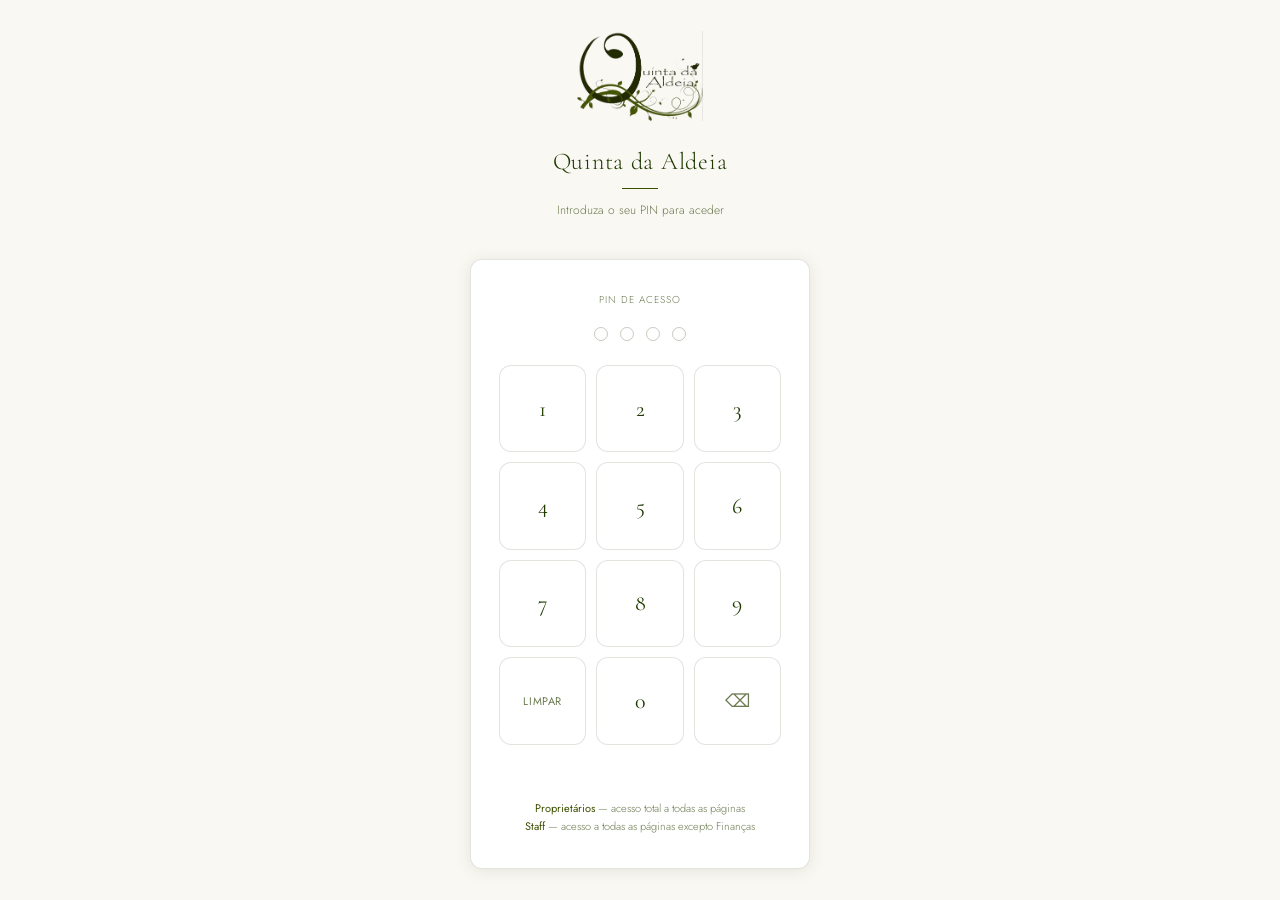
<file: index.html>
<!DOCTYPE html>
<html lang="en">
<head>
  <meta charset="UTF-8"/>
  <meta name="viewport" content="width=device-width,initial-scale=1.0"/>
  <title>Quinta da Aldeia — Calendar</title>
  <link rel="stylesheet" href="style.css"/>
  <style>
    .cal-nav{display:flex;align-items:center;justify-content:space-between;margin-bottom:1rem}
    .cal-month{font-family:'Cormorant Garamond',serif;font-size:22px;font-weight:400;color:var(--ink)}
    .cal-nav-btns{display:flex;gap:6px}
    .cal-nav-btns button{width:32px;height:32px;border-radius:var(--radius);border:1px solid var(--border2);background:transparent;cursor:pointer;font-size:18px;color:var(--ink2);display:flex;align-items:center;justify-content:center}
    .cal-nav-btns button:hover{background:var(--cream2)}
    .legend{display:flex;gap:14px;margin-bottom:1rem;flex-wrap:wrap}
    .legend-item{display:flex;align-items:center;gap:5px;font-size:11px;color:var(--ink3)}
    .ldot{width:9px;height:9px;border-radius:50%}
    .grid-days{display:grid;grid-template-columns:repeat(7,1fr);gap:3px}
    .dh{text-align:center;font-size:10px;letter-spacing:0.07em;text-transform:uppercase;color:var(--ink3);padding:5px 0}
    .dc{aspect-ratio:1;border-radius:var(--radius);display:flex;flex-direction:column;align-items:center;justify-content:center;cursor:pointer;border:1px solid var(--border);font-size:13px;font-weight:300;transition:all 0.12s}
    .dc:hover:not(.empty){border-color:var(--border2);background:var(--cream2)}
    .dc.empty{cursor:default;border-color:transparent}
    .dc.today{border:2px solid var(--ink) !important;color:var(--ink);font-weight:600}
    .dc.booked{background:#E24B4A;border-color:#A32D2D !important}
    .dc.booked .dn{color:#fff;font-weight:600}
    .dc.tentative{background:#FAC775;border-color:#BA7517 !important}
    .dc.tentative .dn{color:#633806;font-weight:600}
    .dc.blocked{background:#D3D1C7;border-color:#888780 !important}
    .dc.blocked .dn{color:#444441;font-weight:500}
    .dc.selected{border-color:var(--ink2) !important;background:var(--cream2)}
    .dn{font-size:13px;line-height:1}
    .dd{width:5px;height:5px;border-radius:50%;margin-top:3px}
    .booked .dd{background:rgba(255,255,255,0.9)}
    .tentative .dd{background:#633806;opacity:0.7}
    .bk-card{display:flex;align-items:center;gap:10px;padding:10px 0;border-bottom:1px solid var(--border);cursor:pointer}
    .bk-card:last-child{border-bottom:none}
    .bk-card:hover .bk-name{color:var(--ink2)}
    .bk-icon{width:34px;height:34px;border-radius:var(--radius);display:flex;align-items:center;justify-content:center;font-size:15px;flex-shrink:0}
    .bk-info{flex:1;min-width:0}
    .bk-name{font-size:13px;font-weight:400;white-space:nowrap;overflow:hidden;text-overflow:ellipsis}
    .bk-meta{font-size:11px;color:var(--ink3);margin-top:2px}
    .conn-wrap{display:flex;align-items:center;gap:6px}
    .conn-dot{width:7px;height:7px;border-radius:50%;background:var(--green);flex-shrink:0}
    .conn-label{font-size:11px;color:var(--ink3)}
    .config-banner{background:#fffbea;border:1px solid #c8b840;border-radius:var(--radius);padding:10px 16px;margin-bottom:1.5rem;font-size:12px;color:#7a6800;display:none}
  </style>
</head>
<body>
<script src="auth.js"></script>
<div id="nav-placeholder"></div>
<div class="page">
  <div class="config-banner" id="config-banner">⚙️ <strong>Setup needed:</strong> Open <code>config.js</code> and paste your Google Apps Script URL.</div>
  <div class="page-header">
    <div class="page-header-left"><h1>Booking Calendar</h1><p><span class="conn-dot" id="conn-dot"></span><span id="conn-label">Connecting…</span></p></div>
    <div style="display:flex;gap:8px;flex-wrap:wrap">
        <button class="btn btn-sm" onclick="blockDate()" id="block-btn">Block date</button>
        <button class="btn btn-sm" onclick="exportBookings()">Export CSV</button>
        <div style="display:flex;gap:8px;flex-wrap:wrap">
        <button class="btn btn-sm" onclick="promptBlockDate()">Block date</button>
        <button class="btn btn-sm" onclick="exportCSV(bookings,'quinta_bookings')">Export CSV</button>
        <button class="btn btn-dark desktop-only" onclick="openAddModal()" style="display:none" id="desktop-add">+ Add booking</button>
      </div>
      </div>
  </div>
  <div class="metrics" id="metrics"></div>
  <div class="layout-two">
    <div>
      <div class="cal-nav">
        <div class="cal-month" id="cal-month"></div>
        <div class="cal-nav-btns">
          <button onclick="changeMonth(-1)">&#8249;</button>
          <button onclick="goToday()" style="font-size:11px;letter-spacing:0.05em;width:auto;padding:0 10px">Today</button>
          <button onclick="changeMonth(1)">&#8250;</button>
        </div>
      </div>
      <div class="legend">
        <div class="legend-item"><div class="ldot" style="background:var(--red)"></div>Confirmed</div>
        <div class="legend-item"><div class="ldot" style="background:var(--amber)"></div>Tentative</div>
        <div class="legend-item"><div class="ldot" style="border:1.5px solid var(--ink);background:transparent"></div>Today</div>
      </div>
      <div class="grid-days" id="cal-grid">
        <div class="dh">Sun</div><div class="dh">Mon</div><div class="dh">Tue</div>
        <div class="dh">Wed</div><div class="dh">Thu</div><div class="dh">Fri</div><div class="dh">Sat</div>
      </div>
    </div>
    <div>
      <div class="card">
        <div class="section-label" id="side-title">Upcoming bookings</div>
        <div id="side-list"><div class="empty">Loading…</div></div>
      </div>
    </div>
  </div>
</div>

<button class="fab" onclick="openAddModal()" aria-label="Add booking">+</button>

<!-- ADD/EDIT MODAL -->
<div class="modal-overlay" id="modal-add">
  <div class="modal">
    <h2 id="modal-title">Add booking</h2>
    <div class="fg"><label>Customer name</label><input type="text" id="f-name" placeholder="Ana & João"></div>
    <div class="two-col">
      <div class="fg"><label>Event type</label><select id="f-type"><option value="Wedding">Wedding</option><option value="Airbnb">Airbnb stay</option><option value="Other">Other event</option></select></div>
      <div class="fg"><label>Status</label><select id="f-status"><option value="confirmed">Confirmed</option><option value="tentative">Tentative</option></select></div>
    </div>
    <div class="two-col">
      <div class="fg"><label>Event date</label><input type="date" id="f-date"></div>
      <div class="fg"><label>Guests</label><input type="number" id="f-guests" min="1" placeholder="80"></div>
    </div>
    <div class="fg"><label>Contact</label><input type="text" id="f-contact" placeholder="Phone or email"></div>
    <div class="fg"><label>Notes</label><textarea id="f-notes" placeholder="Additional details…"></textarea></div>
    <div class="modal-actions">
      <button class="btn btn-sm" onclick="closeModals()">Cancel</button>
      <button class="btn btn-dark btn-sm" onclick="saveBooking()">Save booking</button>
    </div>
  </div>
</div>

<!-- DETAIL MODAL -->
<div class="modal-overlay" id="modal-detail">
  <div class="modal">
    <h2 id="detail-name">Booking details</h2>
    <div id="detail-body"></div>
    <div class="modal-actions">
      <button class="btn btn-sm btn-danger" onclick="deleteBooking()">Delete</button>
      <button class="btn btn-sm" onclick="startEdit()">Edit</button>
      <button class="btn btn-dark btn-sm" onclick="closeModals()">Close</button>
    </div>
  </div>
</div>

<script src="export.js"></script>
<script src="nav.js"></script><script src="config.js"></script><script src="shared.js"></script>
<script>
renderNav('calendar');
document.getElementById('desktop-add').style.display='inline-block';
const MONTHS=['January','February','March','April','May','June','July','August','September','October','November','December'];
let cur=new Date();cur=new Date(cur.getFullYear(),cur.getMonth(),1);
let bookings=[],selectedDate=null,editingId=null,viewingId=null;

function setConn(ok,demo){
  document.getElementById('conn-dot').style.background=ok?'var(--green)':'var(--amber)';
  document.getElementById('conn-label').textContent=demo?'Demo mode':'Live — Google Sheets';
  if(demo)document.getElementById('config-banner').style.display='block';
}

async function loadBookings(){
  const res=await api('getAll','bookings');
  setConn(true,!!(res&&res._demo));
  bookings=(res&&res.rows)||[];
  render();
}

function render(){renderStats();renderCalendar();renderSidebar(selectedDate);}

function renderStats(){
  const today=new Date();
  const thisMonth=bookings.filter(b=>{const d=new Date(b.date+'T12:00:00');return d.getFullYear()===today.getFullYear()&&d.getMonth()===today.getMonth();});
  document.getElementById('metrics').innerHTML=`
    <div class="metric"><div class="metric-label">Total bookings</div><div class="metric-val">${bookings.length}</div></div>
    <div class="metric"><div class="metric-label">Confirmed</div><div class="metric-val">${bookings.filter(b=>b.status==='confirmed').length}</div></div>
    <div class="metric"><div class="metric-label">This month</div><div class="metric-val">${thisMonth.length}</div></div>
    <div class="metric"><div class="metric-label">Tentative</div><div class="metric-val">${bookings.filter(b=>b.status==='tentative').length}</div></div>`;
}

function renderCalendar(){
  const grid=document.getElementById('cal-grid');
  const headers=Array.from(grid.querySelectorAll('.dh'));
  grid.innerHTML='';headers.forEach(h=>grid.appendChild(h));
  const y=cur.getFullYear(),m=cur.getMonth();
  document.getElementById('cal-month').textContent=MONTHS[m]+' '+y;
  const today=new Date();
  for(let i=0;i<new Date(y,m,1).getDay();i++){const c=document.createElement('div');c.className='dc empty';grid.appendChild(c);}
  for(let d=1;d<=new Date(y,m+1,0).getDate();d++){
    const ds=fmtD(y,m,d);
    const bks=bookings.filter(b=>b.date===ds);
    const c=document.createElement('div');c.className='dc';
    if(today.getFullYear()===y&&today.getMonth()===m&&today.getDate()===d)c.classList.add('today');
    if(bks.length){const st=bks[0].status;c.classList.add(st==='confirmed'?'booked':st==='blocked'?'blocked':'tentative');}
    if(selectedDate===ds)c.classList.add('selected');
    c.innerHTML=`<span class="dn">${d}</span>${bks.length?'<div class="dd"></div>':''}`;
    c.onclick=()=>{selectedDate=ds;render();};
    grid.appendChild(c);
  }
}

function renderSidebar(df){
  const title=document.getElementById('side-title');
  const list=document.getElementById('side-list');
  let items=[];
  if(df){
    const d=new Date(df+'T12:00:00');
    title.textContent=d.toLocaleDateString('en-GB',{day:'numeric',month:'long',year:'numeric'});
    items=bookings.filter(b=>b.date===df);
  }else{
    const t=new Date().toISOString().split('T')[0];
    items=[...bookings].filter(b=>b.date>=t).sort((a,b)=>a.date.localeCompare(b.date)).slice(0,8);
    title.textContent='Upcoming bookings';
  }
  if(!items.length){list.innerHTML=`<div class="empty">${df?'Available date':'No upcoming bookings'}</div>`;return;}
  const icon=t=>t==='Wedding'?'💍':t==='Airbnb'?'🏡':'🎉';
  const bg=t=>t==='Wedding'?'var(--pink-bg)':t==='Airbnb'?'var(--blue-bg)':'var(--cream2)';
  list.innerHTML=items.map(b=>{
    const d=new Date(b.date+'T12:00:00');
    return `<div class="bk-card" onclick="viewBooking('${b.id}')">
      <div class="bk-icon" style="background:${bg(b.type)}">${icon(b.type)}</div>
      <div class="bk-info"><div class="bk-name">${b.name}</div><div class="bk-meta">${d.toLocaleDateString('en-GB',{day:'numeric',month:'short'})} · ${b.guests||0} guests</div></div>
      <span class="badge ${b.status==='confirmed'?'badge-green':'badge-amber'}">${b.status}</span>
    </div>`;
  }).join('');
}

function openAddModal(id){
  editingId=id||null;
  document.getElementById('modal-title').textContent=id?'Edit booking':'Add booking';
  if(id){const b=bookings.find(x=>x.id==id);document.getElementById('f-name').value=b.name||'';document.getElementById('f-type').value=b.type||'Wedding';document.getElementById('f-date').value=b.date||'';document.getElementById('f-guests').value=b.guests||'';document.getElementById('f-contact').value=b.contact||'';document.getElementById('f-status').value=b.status||'confirmed';document.getElementById('f-notes').value=b.notes||'';}
  else{['f-name','f-contact','f-notes'].forEach(i=>document.getElementById(i).value='');document.getElementById('f-date').value=selectedDate||'';document.getElementById('f-guests').value='';document.getElementById('f-type').value='Wedding';document.getElementById('f-status').value='confirmed';}
  document.getElementById('modal-add').classList.add('open');
}
function viewBooking(id){
  viewingId=id;const b=bookings.find(x=>x.id==id);
  const d=new Date(b.date+'T12:00:00');
  document.getElementById('detail-name').textContent=b.name;
  document.getElementById('detail-body').innerHTML=`<table style="width:100%;font-size:13px;border-collapse:collapse">${[['Type',b.type],['Date',d.toLocaleDateString('en-GB',{day:'numeric',month:'long',year:'numeric'})],['Guests',b.guests||'—'],['Contact',b.contact||'—'],['Status',b.status],['Notes',b.notes||'—']].map(([l,v])=>`<tr><td style="padding:7px 0;color:var(--ink3);border-bottom:1px solid var(--border);width:35%">${l}</td><td style="padding:7px 0;border-bottom:1px solid var(--border)">${v}</td></tr>`).join('')}</table><div style="margin-top:1rem"><button class="btn btn-sm" onclick="closeModals();openAddModal('${id}')">Edit</button></div>`;
  document.getElementById('modal-detail').classList.add('open');
}
function startEdit(){closeModals();openAddModal(viewingId);}
function closeModals(){document.getElementById('modal-add').classList.remove('open');document.getElementById('modal-detail').classList.remove('open');editingId=null;viewingId=null;}
async function saveBooking(){
  const name=document.getElementById('f-name').value.trim();const date=document.getElementById('f-date').value;
  if(!name||!date){alert('Please enter a name and date.');return;}
  const data={name,date,type:document.getElementById('f-type').value,guests:document.getElementById('f-guests').value,contact:document.getElementById('f-contact').value.trim(),status:document.getElementById('f-status').value,notes:document.getElementById('f-notes').value.trim()};
  if(editingId) await api('update','bookings',{id:editingId,...data}); else await addBooking(data);
  await 
function promptBlockDate(){
  const date = selectedDate || prompt('Enter date to block (YYYY-MM-DD):');
  if(!date) return;
  const reason = prompt('Reason (e.g. Maintenance, Personal):') || 'Blocked';
  const entry = {id:genId('b'),name:reason,type:'Blocked',date:date,guests:0,contact:'',status:'blocked',notes:reason};
  api('add','bookings',entry).then(()=>loadBookings());
}
loadBookings();closeModals();
}
async function deleteBooking(){if(!viewingId||!confirm('Delete this booking?'))return;await api('delete','bookings',{id:viewingId});await 
function promptBlockDate(){
  const date = selectedDate || prompt('Enter date to block (YYYY-MM-DD):');
  if(!date) return;
  const reason = prompt('Reason (e.g. Maintenance, Personal):') || 'Blocked';
  const entry = {id:genId('b'),name:reason,type:'Blocked',date:date,guests:0,contact:'',status:'blocked',notes:reason};
  api('add','bookings',entry).then(()=>loadBookings());
}
loadBookings();closeModals();}
function changeMonth(d){cur=new Date(cur.getFullYear(),cur.getMonth()+d,1);selectedDate=null;render();}
function goToday(){const t=new Date();cur=new Date(t.getFullYear(),t.getMonth(),1);selectedDate=null;render();}
function fmtD(y,m,d){return`${y}-${String(m+1).padStart(2,'0')}-${String(d).padStart(2,'0')}`;}
document.querySelectorAll('.modal-overlay').forEach(o=>o.addEventListener('click',e=>{if(e.target===o)closeModals();}));

function promptBlockDate(){
  const date = selectedDate || prompt('Enter date to block (YYYY-MM-DD):');
  if(!date) return;
  const reason = prompt('Reason (e.g. Maintenance, Personal):') || 'Blocked';
  const entry = {id:genId('b'),name:reason,type:'Blocked',date:date,guests:0,contact:'',status:'blocked',notes:reason};
  api('add','bookings',entry).then(()=>loadBookings());
}
loadBookings();
</script>
</body></html>
</file>
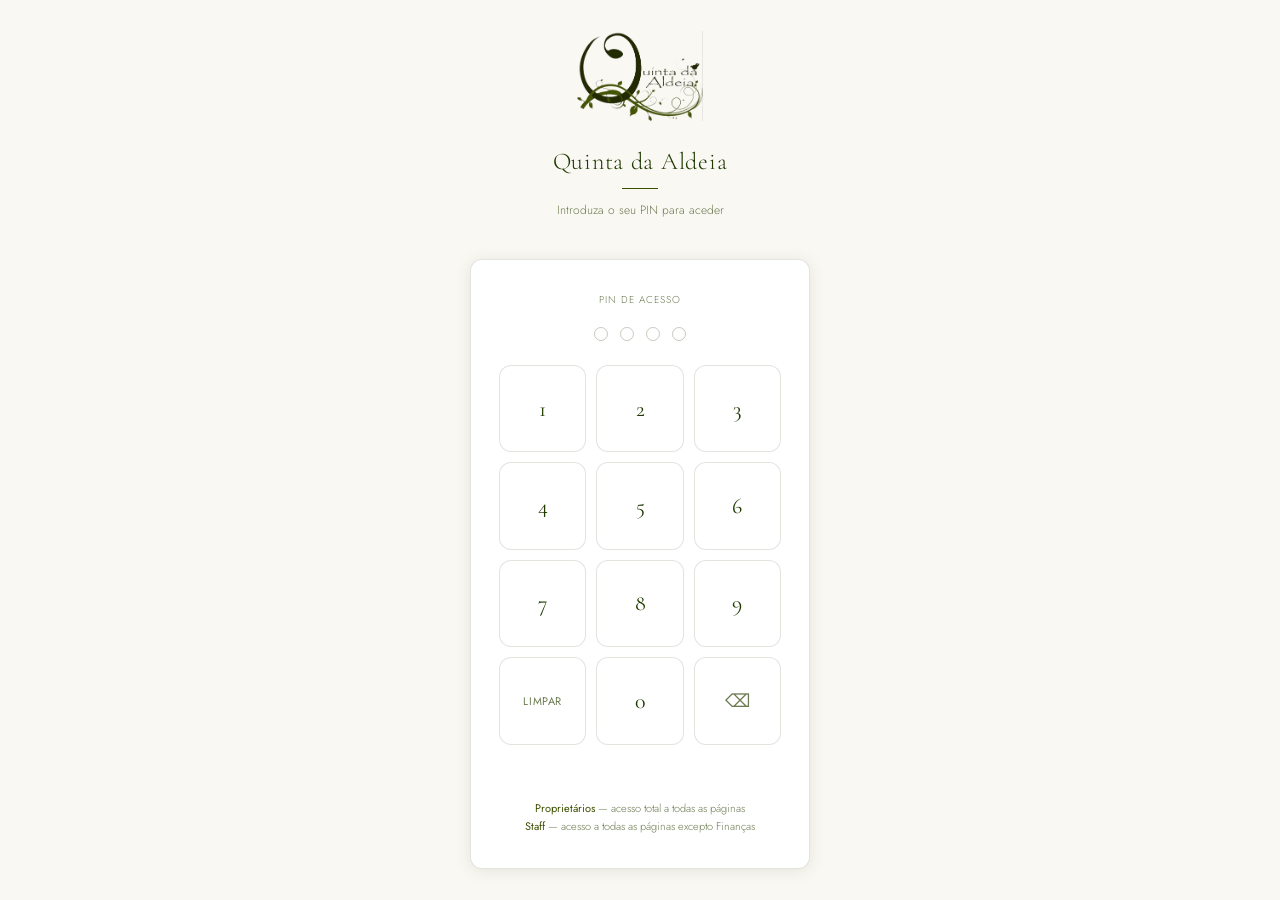
<file: anniversaries.html>
<!DOCTYPE html>
<html lang="en">
<head>
  <meta charset="UTF-8"/>
  <meta name="viewport" content="width=device-width,initial-scale=1.0"/>
  <title>Quinta da Aldeia — Anniversaries</title>
  <link rel="stylesheet" href="style.css"/>
  <style>
    .alert-bar { background:#fffbea; border:1px solid #e8d870; border-radius:var(--radius); padding:10px 16px; margin-bottom:1.5rem; font-size:12px; color:#7a6800; display:flex; align-items:flex-start; gap:8px; }
    .tabs { display:flex; gap:0; margin-bottom:1.5rem; border-bottom:1px solid var(--border); }
    .tab { font-size:11px; letter-spacing:0.07em; text-transform:uppercase; padding:8px 18px; border:none; background:transparent; color:var(--ink3); cursor:pointer; border-bottom:2px solid transparent; margin-bottom:-1px; }
    .tab:hover { color:var(--ink); }
    .tab.active { color:var(--ink); border-bottom-color:var(--ink); }
    .panel { display:none; } .panel.active { display:block; }

    .couple-card { background:#fff; border:1px solid var(--border); border-radius:var(--radius-lg); padding:1.25rem 1.5rem; margin-bottom:1rem; display:grid; grid-template-columns:1fr auto; gap:1rem; align-items:start; }
    @media(max-width:560px){ .couple-card { grid-template-columns:1fr; } }
    .couple-name { font-family:'Cormorant Garamond',serif; font-size:20px; font-weight:400; color:var(--ink); margin-bottom:4px; }
    .couple-meta { font-size:12px; color:var(--ink3); line-height:1.7; }
    .couple-meta strong { color:var(--ink2); font-weight:400; }
    .ann-badge { display:inline-block; font-size:10px; letter-spacing:0.06em; text-transform:uppercase; padding:3px 10px; border-radius:20px; font-weight:400; margin-bottom:6px; }
    .ann-today { background:#fbeaf0; color:#8a1a4a; }
    .ann-week { background:var(--amber-bg); color:var(--amber); }
    .ann-6month { background:var(--blue-bg); color:var(--blue); }
    .ann-upcoming { background:var(--cream2); color:var(--ink3); }

    .msg-actions { display:flex; flex-direction:column; gap:8px; min-width:160px; }
    .wa-btn { display:flex; align-items:center; gap:8px; padding:9px 14px; border-radius:var(--radius); border:1px solid #25d366; background:#f0fdf4; color:#1a7a3a; font-size:12px; font-weight:400; cursor:pointer; text-decoration:none; letter-spacing:0.03em; transition:background 0.15s; }
    .wa-btn:hover { background:#dcfce7; }
    .wa-icon { width:16px; height:16px; }
    .email-btn { display:flex; align-items:center; gap:8px; padding:9px 14px; border-radius:var(--radius); border:1px solid var(--border2); background:#fff; color:var(--ink); font-size:12px; font-weight:400; cursor:pointer; text-decoration:none; letter-spacing:0.03em; transition:background 0.15s; }
    .email-btn:hover { background:var(--cream2); }
    .log-btn { font-size:11px; color:var(--ink3); background:transparent; border:none; cursor:pointer; text-decoration:underline; padding:2px 0; }
    .log-btn:hover { color:var(--ink); }

    .preview-box { background:var(--cream2); border:1px solid var(--border); border-radius:var(--radius); padding:1rem 1.25rem; font-size:13px; font-weight:300; line-height:1.8; white-space:pre-wrap; color:var(--ink); margin-top:0.75rem; }
    .tpl-section { margin-bottom:1.5rem; }
    .tpl-label { font-size:10px; letter-spacing:0.1em; text-transform:uppercase; color:var(--ink2); margin-bottom:0.75rem; }
    .tpl-textarea { width:100%; padding:10px 12px; border:1px solid var(--border2); border-radius:var(--radius); background:#fff; color:var(--ink); font-family:'Jost',sans-serif; font-size:13px; font-weight:300; line-height:1.7; resize:vertical; min-height:120px; }
    .tpl-textarea:focus { outline:none; border-color:var(--ink2); }
    .tag { display:inline-block; font-size:11px; padding:3px 10px; border-radius:20px; background:var(--blue-bg); color:var(--blue); cursor:pointer; margin:2px; border:none; font-family:'Jost',sans-serif; }
    .tag:hover { opacity:0.8; }

    .history-row { display:grid; grid-template-columns:1fr 1fr 120px 100px; gap:8px; padding:10px 0; border-bottom:1px solid var(--border); font-size:12px; align-items:center; }
    .history-row:last-child { border-bottom:none; }
    .history-hdr { font-size:10px; letter-spacing:0.07em; text-transform:uppercase; color:var(--ink3); display:grid; grid-template-columns:1fr 1fr 120px 100px; gap:8px; padding-bottom:8px; border-bottom:1px solid var(--border); }
    .setup-steps { counter-reset:step; }
    .setup-step { display:flex; gap:14px; margin-bottom:1.5rem; }
    .step-num { width:28px; height:28px; border-radius:50%; background:var(--ink); color:var(--cream); font-size:12px; display:flex; align-items:center; justify-content:center; flex-shrink:0; margin-top:1px; }
    .step-body { flex:1; }
    .step-title { font-size:13px; font-weight:400; color:var(--ink); margin-bottom:4px; }
    .step-desc { font-size:12px; color:var(--ink3); line-height:1.7; }
    code { background:var(--cream2); border:1px solid var(--border); border-radius:3px; padding:1px 5px; font-size:11px; font-family:monospace; color:var(--ink); }
    .code-block { background:var(--ink); color:#e8e4d8; border-radius:var(--radius); padding:1rem 1.25rem; font-size:12px; font-family:monospace; line-height:1.7; white-space:pre; overflow-x:auto; margin:8px 0; }
    .copy-code-btn { font-size:11px; padding:4px 10px; border-radius:var(--radius); border:1px solid var(--border2); background:transparent; color:var(--ink3); cursor:pointer; margin-top:6px; }
    .copy-code-btn:hover { background:var(--cream2); }
  </style>
</head>
<body>
<script src="auth.js"></script>
<div id="nav-placeholder"></div>
<div class="page">

  <div class="page-header">
    <h1>Anniversary Messages</h1>
    <p>Automatically congratulate couples and invite them to celebrate at Quinta da Aldeia</p>
  </div>

  <div class="alert-bar" id="alert-bar" style="display:none">
    ⚠️ <span id="alert-text"></span>
  </div>

  <div class="tabs">
    <button class="tab active" onclick="switchTab('upcoming',this)">Upcoming</button>
    <button class="tab" onclick="switchTab('templates',this)">Message templates</button>
    <button class="tab" onclick="switchTab('history',this)">Send history</button>
    <button class="tab" onclick="switchTab('setup',this)">Auto-send setup</button>
  </div>

  <!-- UPCOMING -->
  <div class="panel active" id="panel-upcoming">
    <div class="metrics" id="metrics"></div>
    <div id="couples-list"><div class="empty">Loading…</div></div>
  </div>

  <!-- TEMPLATES -->
  <div class="panel" id="panel-templates">
    <div class="tpl-section">
      <div class="tpl-label">WhatsApp — 6-month message (sent 6 months after wedding)</div>
      <div style="margin-bottom:6px">
        <button class="tag" onclick="ins('wa-6m','[nomes]')">nomes</button>
        <button class="tag" onclick="ins('wa-6m','[meses]')">meses</button>
        <button class="tag" onclick="ins('wa-6m','[desconto]')">desconto</button>
        <button class="tag" onclick="ins('wa-6m','[link]')">link</button>
      </div>
      <textarea class="tpl-textarea" id="wa-6m">Olá [nomes]! 💕

Já passaram [meses] meses desde o vosso casamento na Quinta da Aldeia — que tempo voa!

Esperamos que estejam a aproveitar cada momento juntos. Para celebrar este marco especial, gostaríamos de oferecer um desconto de [desconto] para reservarem a Quinta da Aldeia para a vossa próxima celebração.

👉 [link]

Com carinho,
Equipa Quinta da Aldeia 🌿</textarea>
      <div class="preview-box" id="wa-6m-preview" style="margin-top:0.75rem"></div>
    </div>

    <div class="tpl-section">
      <div class="tpl-label">WhatsApp — reminder (sent 1 week before anniversary)</div>
      <div style="margin-bottom:6px">
        <button class="tag" onclick="ins('wa-reminder','[nomes]')">nomes</button>
        <button class="tag" onclick="ins('wa-reminder','[anos]')">anos</button>
        <button class="tag" onclick="ins('wa-reminder','[data]')">data</button>
        <button class="tag" onclick="ins('wa-reminder','[desconto]')">desconto</button>
        <button class="tag" onclick="ins('wa-reminder','[link]')">link</button>
      </div>
      <textarea class="tpl-textarea" id="wa-reminder">Olá [nomes]! 🌸

Falta apenas uma semana para o vosso [anos]º aniversário de casamento — que data especial!

Para celebrar em grande, a Quinta da Aldeia está disponível para receber a vossa festa de aniversário com um desconto exclusivo de [desconto].

Reserve já o vosso dia especial:
👉 [link]

Com muitos parabéns antecipados,
Equipa Quinta da Aldeia 🌿</textarea>
      <div class="preview-box" id="wa-reminder-preview"></div>
    </div>

    <div class="tpl-section">
      <div class="tpl-label">WhatsApp — anniversary day message</div>
      <div style="margin-bottom:6px">
        <button class="tag" onclick="ins('wa-day','[nomes]')">nomes</button>
        <button class="tag" onclick="ins('wa-day','[anos]')">anos</button>
        <button class="tag" onclick="ins('wa-day','[desconto]')">desconto</button>
        <button class="tag" onclick="ins('wa-day','[link]')">link</button>
      </div>
      <textarea class="tpl-textarea" id="wa-day">Olá [nomes]! 🎉

Hoje é um dia muito especial — Feliz [anos]º Aniversário de Casamento! 💍

Foi uma honra partilhar o vosso dia mais feliz na Quinta da Aldeia. Gostaríamos de convidá-los a voltar para celebrar este aniversário connosco.

Como presente especial, oferecemos [desconto] de desconto para a vossa celebração:
👉 [link]

Com muito amor e carinho,
Equipa Quinta da Aldeia 🌿</textarea>
      <div class="preview-box" id="wa-day-preview"></div>
    </div>

    <div class="tpl-section">
      <div class="tpl-label">Email — anniversary day (assunto + corpo)</div>
      <div style="margin-bottom:6px">
        <button class="tag" onclick="ins('em-day','[nomes]')">nomes</button>
        <button class="tag" onclick="ins('em-day','[anos]')">anos</button>
        <button class="tag" onclick="ins('em-day','[desconto]')">desconto</button>
        <button class="tag" onclick="ins('em-day','[link]')">link</button>
        <button class="tag" onclick="ins('em-day','[data_casamento]')">data casamento</button>
      </div>
      <div class="fg" style="margin-bottom:8px"><label>Assunto do email</label><input type="text" id="em-subject" value="Feliz [anos]º Aniversário de Casamento, [nomes]! 💍"></div>
      <textarea class="tpl-textarea" id="em-day" style="min-height:180px">Caros [nomes],

É com grande alegria que vos desejamos um Feliz [anos]º Aniversário de Casamento!

Foi uma honra e um privilégio receber o vosso casamento na Quinta da Aldeia no dia [data_casamento]. Guardaremos sempre essa memória com muito carinho.

Para celebrar esta data tão especial, gostaríamos de vos convidar a voltar à Quinta da Aldeia — seja para um jantar íntimo, uma festa de aniversário com família e amigos, ou simplesmente para reviver as memórias do vosso dia mais feliz.

Como presente de aniversário, oferecemos [desconto] de desconto exclusivo para a vossa reserva.

Reserve o vosso dia especial: [link]

Com os nossos mais sinceros parabéns e um abraço muito especial,

Equipa Quinta da Aldeia</textarea>
      <div class="preview-box" id="em-day-preview"></div>
    </div>

    <div style="margin-top:1rem; display:flex; gap:8px">
      <button class="btn btn-dark" onclick="saveTemplates()">Save all templates</button>
      <span style="font-size:12px;color:var(--green);align-self:center;display:none" id="save-confirm">✓ Saved</span>
    </div>
  </div>

  <!-- HISTORY -->
  <div class="panel" id="panel-history">
    <div class="card">
      <div class="history-hdr"><span>Couple</span><span>Message type</span><span>Sent via</span><span>Date sent</span></div>
      <div id="history-list"></div>
    </div>
  </div>

  <!-- SETUP -->
  <div class="panel" id="panel-setup">
    <div class="card" style="margin-bottom:1rem">
      <div class="section-label" style="margin-bottom:1rem">How the automation works</div>
      <p style="font-size:13px;color:var(--ink3);line-height:1.8;margin-bottom:1rem">
        Google Apps Script runs a function automatically every day at 8am. It checks your bookings sheet for any confirmed weddings with an anniversary coming up in 7 days or happening today, then sends the email automatically via Gmail and prepares a one-tap WhatsApp link for you to review and send.
      </p>
      <div style="background:var(--cream2);border-radius:var(--radius);padding:1rem;font-size:12px;color:var(--ink2);line-height:1.8">
        <strong>Email:</strong> Sent fully automatically by Gmail via Apps Script.<br>
        <strong>WhatsApp:</strong> A pre-filled wa.me link is generated — you open it and tap Send. This is a WhatsApp Business limitation; full automation requires the WhatsApp Business API (paid).
      </div>
    </div>

    <div class="card">
      <div class="section-label" style="margin-bottom:1.25rem">Setup steps</div>
      <div class="setup-steps">
        <div class="setup-step">
          <div class="step-num">1</div>
          <div class="step-body">
            <div class="step-title">Open your Google Apps Script</div>
            <div class="step-desc">In your Google Sheet, click <strong>Extensions → Apps Script</strong>. Replace the existing code with the full script below (copy from the <code>appsscript.gs</code> file in your download — the anniversary version).</div>
          </div>
        </div>
        <div class="setup-step">
          <div class="step-num">2</div>
          <div class="step-body">
            <div class="step-title">Add your email address and discount</div>
            <div class="step-desc">At the top of the script, set your Gmail address and the discount percentage you want to offer couples.</div>
            <div class="code-block">var SENDER_EMAIL = 'quintadaaldeia@gmail.com';
var DISCOUNT     = '15%';
var BOOKING_URL  = 'https://yoursite.netlify.app/quote.html';</div>
            <button class="copy-code-btn" onclick="copyCode(this)">Copy</button>
          </div>
        </div>
        <div class="setup-step">
          <div class="step-num">3</div>
          <div class="step-body">
            <div class="step-title">Create the daily trigger</div>
            <div class="step-desc">In Apps Script, click <strong>Triggers</strong> (clock icon on the left) → <strong>+ Add trigger</strong>. Set:<br>
            Function: <code>checkAnniversaries</code><br>
            Event source: <code>Time-driven</code><br>
            Type: <code>Day timer</code><br>
            Time: <code>8am – 9am</code><br>
            Then click <strong>Save</strong>.</div>
          </div>
        </div>
        <div class="setup-step">
          <div class="step-num">4</div>
          <div class="step-body">
            <div class="step-title">Add a "Message history" sheet</div>
            <div class="step-desc">In your Google Sheet, add a new tab named exactly <code>MessageHistory</code>. The script will automatically log every message sent here, so you always have a record.</div>
          </div>
        </div>
        <div class="setup-step">
          <div class="step-num">5</div>
          <div class="step-body">
            <div class="step-title">Test it works</div>
            <div class="step-desc">In Apps Script, select the <code>checkAnniversaries</code> function from the dropdown and click <strong>Run</strong>. Check your email and the MessageHistory sheet for results.</div>
          </div>
        </div>
      </div>
    </div>
  </div>

</div>

<!-- MESSAGE PREVIEW MODAL -->
<div class="modal-overlay" id="modal-preview">
  <div class="modal">
    <h2 id="modal-preview-title">Message preview</h2>
    <div id="modal-preview-body"></div>
    <div class="modal-actions">
      <button class="btn btn-sm" onclick="closeModal()">Close</button>
      <a class="btn btn-dark btn-sm" id="modal-wa-link" href="#" target="_blank" style="display:none">Open in WhatsApp ↗</a>
      <a class="btn btn-dark btn-sm" id="modal-email-link" href="#" target="_blank" style="display:none">Open in Gmail ↗</a>
    </div>
  </div>
</div>

<script src="nav.js"></script>
<script src="config.js"></script>
<script src="shared.js"></script>
<script>
renderNav('anniversaries');

const DISCOUNT = '15%';
const BOOKING_URL = 'https://yoursite.netlify.app/quote.html';

// Demo couples (from confirmed wedding bookings)
const couples = [
  { id:'d1', name:'Emma & Thomas', email:'emma@email.com', phone:'+351912000001', weddingDate:'2026-05-17', contact:'emma@email.com' },
  { id:'d3', name:'Lisa & Mark',   email:'lisa@email.com',  phone:'+351912000002', weddingDate:'2026-06-14', contact:'lisa@email.com' },
];

let sendHistory = [
  { couple:'Emma & Thomas', type:'6-month congratulations', via:'WhatsApp + Email', date:'2026-11-17' },
];

let templates = {};

function loadTemplates() {
  const stored = localStorage.getItem('qa_ann_templates');
  if (stored) {
    const t = JSON.parse(stored);
    if (t['wa-6m']) document.getElementById('wa-6m').value = t['wa-6m'];
    if (t['wa-reminder']) document.getElementById('wa-reminder').value = t['wa-reminder'];
    if (t['wa-day']) document.getElementById('wa-day').value = t['wa-day'];
    if (t['em-day']) document.getElementById('em-day').value = t['em-day'];
    if (t['em-subject']) document.getElementById('em-subject').value = t['em-subject'];
  }
  updatePreviews();
}

function saveTemplates() {
  const t = {
    'wa-6m': document.getElementById('wa-6m').value,
    'wa-reminder': document.getElementById('wa-reminder').value,
    'wa-day': document.getElementById('wa-day').value,
    'em-day': document.getElementById('em-day').value,
    'em-subject': document.getElementById('em-subject').value,
  };
  localStorage.setItem('qa_ann_templates', JSON.stringify(t));
  const c = document.getElementById('save-confirm');
  c.style.display = 'inline'; setTimeout(() => c.style.display = 'none', 2000);
}

function fillTpl(tpl, couple, type) {
  const wedding = new Date(couple.weddingDate + 'T12:00:00');
  const today = new Date();
  const monthsDiff = (today.getFullYear() - wedding.getFullYear()) * 12 + (today.getMonth() - wedding.getMonth());
  const yearsDiff = today.getFullYear() - wedding.getFullYear();
  const weddingLabel = wedding.toLocaleDateString('pt-PT', { day: 'numeric', month: 'long', year: 'numeric' });
  return tpl
    .replace(/\[nomes\]/g, couple.name)
    .replace(/\[anos\]/g, yearsDiff > 0 ? yearsDiff : 1)
    .replace(/\[meses\]/g, monthsDiff > 0 ? monthsDiff : 6)
    .replace(/\[data_casamento\]/g, weddingLabel)
    .replace(/\[data\]/g, weddingLabel)
    .replace(/\[desconto\]/g, DISCOUNT)
    .replace(/\[link\]/g, BOOKING_URL);
}

function updatePreviews() {
  const demo = couples[0];
  ['wa-6m','wa-reminder','wa-day','em-day'].forEach(id => {
    const el = document.getElementById(id);
    const prev = document.getElementById(id + '-preview');
    if (el && prev) prev.textContent = fillTpl(el.value, demo, id);
  });
}

['wa-6m','wa-reminder','wa-day','em-day'].forEach(id => {
  const el = document.getElementById(id);
  if (el) el.addEventListener('input', updatePreviews);
});

function ins(id, tag) {
  const el = document.getElementById(id);
  const s = el.selectionStart, e = el.selectionEnd;
  el.value = el.value.slice(0, s) + tag + el.value.slice(e);
  el.selectionStart = el.selectionEnd = s + tag.length;
  el.focus(); updatePreviews();
}

// --- Anniversary logic ---
function getAnniversaryInfo(couple) {
  const today = new Date();
  today.setHours(0,0,0,0);
  const wedding = new Date(couple.weddingDate + 'T12:00:00');
  const results = [];

  // 6-month check
  const sixMonth = new Date(wedding);
  sixMonth.setMonth(sixMonth.getMonth() + 6);
  const diff6 = Math.round((sixMonth - today) / 86400000);
  if (diff6 === 7) results.push({ type:'6month-reminder', label:'6-month — reminder (in 7 days)', badge:'ann-week', daysAway: 7 });
  if (diff6 === 0) results.push({ type:'6month-day', label:'6-month — today!', badge:'ann-today', daysAway: 0 });

  // Yearly anniversaries
  for (let y = 1; y <= 10; y++) {
    const ann = new Date(wedding);
    ann.setFullYear(wedding.getFullYear() + y);
    const diff = Math.round((ann - today) / 86400000);
    if (diff === 7) results.push({ type:'reminder', label:`${y}º aniversário — aviso (em 7 dias)`, badge:'ann-week', years: y, daysAway: 7 });
    if (diff === 0) results.push({ type:'day', label:`${y}º aniversário — hoje!`, badge:'ann-today', years: y, daysAway: 0 });
    if (diff > 7 && diff <= 60) results.push({ type:'upcoming', label:`${y}º aniversário — em ${diff} dias`, badge:'ann-upcoming', years: y, daysAway: diff });
  }

  return results;
}

function renderMetrics() {
  const today = couples.filter(c => getAnniversaryInfo(c).some(a => a.daysAway === 0)).length;
  const week = couples.filter(c => getAnniversaryInfo(c).some(a => a.daysAway === 7)).length;
  const total = couples.length;
  document.getElementById('metrics').innerHTML = `
    <div class="metric"><div class="metric-label">Total couples</div><div class="metric-val">${total}</div></div>
    <div class="metric"><div class="metric-label">Anniversary today</div><div class="metric-val" style="color:${today>0?'#8a1a4a':'inherit'}">${today}</div></div>
    <div class="metric"><div class="metric-label">Due this week</div><div class="metric-val" style="color:${week>0?'var(--amber)':'inherit'}">${week}</div></div>
    <div class="metric"><div class="metric-label">Messages sent</div><div class="metric-val">${sendHistory.length}</div></div>
  `;
}

function renderCouples() {
  const list = document.getElementById('couples-list');
  if (!couples.length) { list.innerHTML = '<div class="empty">No confirmed wedding bookings yet</div>'; return; }
  list.innerHTML = couples.map(c => {
    const anns = getAnniversaryInfo(c);
    const wedding = new Date(c.weddingDate + 'T12:00:00');
    const weddingLabel = wedding.toLocaleDateString('pt-PT', { day:'numeric', month:'long', year:'numeric' });
    const badgeHtml = anns.length > 0
      ? anns.map(a => `<span class="ann-badge ${a.badge}">${a.label}</span>`).join(' ')
      : '<span class="ann-badge ann-upcoming">Sem aniversário próximo</span>';

    const waMsg = encodeURIComponent(fillTpl(document.getElementById('wa-day').value, c, 'day'));
    const waPhone = (c.phone || '').replace(/\D/g,'');
    const waLink = waPhone ? `https://wa.me/${waPhone}?text=${waMsg}` : '#';
    const emailSubj = encodeURIComponent(fillTpl(document.getElementById('em-subject').value, c, 'day'));
    const emailBody = encodeURIComponent(fillTpl(document.getElementById('em-day').value, c, 'day'));
    const emailLink = c.email ? `mailto:${c.email}?subject=${emailSubj}&body=${emailBody}` : '#';

    return `<div class="couple-card">
      <div>
        <div class="couple-name">${c.name}</div>
        <div class="couple-meta">
          <strong>Casamento:</strong> ${weddingLabel}<br>
          <strong>Email:</strong> ${c.email || '—'} &nbsp;·&nbsp; <strong>Telefone:</strong> ${c.phone || '—'}
        </div>
        <div style="margin-top:10px">${badgeHtml}</div>
      </div>
      <div class="msg-actions">
        <a class="wa-btn" href="${waLink}" target="_blank">
          <svg class="wa-icon" viewBox="0 0 24 24" fill="#25d366"><path d="M17.472 14.382c-.297-.149-1.758-.867-2.03-.967-.273-.099-.471-.148-.67.15-.197.297-.767.966-.94 1.164-.173.199-.347.223-.644.075-.297-.15-1.255-.463-2.39-1.475-.883-.788-1.48-1.761-1.653-2.059-.173-.297-.018-.458.13-.606.134-.133.298-.347.446-.52.149-.174.198-.298.298-.497.099-.198.05-.371-.025-.52-.075-.149-.669-1.612-.916-2.207-.242-.579-.487-.5-.669-.51-.173-.008-.371-.01-.57-.01-.198 0-.52.074-.792.372-.272.297-1.04 1.016-1.04 2.479 0 1.462 1.065 2.875 1.213 3.074.149.198 2.096 3.2 5.077 4.487.709.306 1.262.489 1.694.625.712.227 1.36.195 1.871.118.571-.085 1.758-.719 2.006-1.413.248-.694.248-1.289.173-1.413-.074-.124-.272-.198-.57-.347m-5.421 7.403h-.004a9.87 9.87 0 01-5.031-1.378l-.361-.214-3.741.982.998-3.648-.235-.374a9.86 9.86 0 01-1.51-5.26c.001-5.45 4.436-9.884 9.888-9.884 2.64 0 5.122 1.03 6.988 2.898a9.825 9.825 0 012.893 6.994c-.003 5.45-4.437 9.884-9.885 9.884m8.413-18.297A11.815 11.815 0 0012.05 0C5.495 0 .16 5.335.157 11.892c0 2.096.547 4.142 1.588 5.945L.057 24l6.305-1.654a11.882 11.882 0 005.683 1.448h.005c6.554 0 11.89-5.335 11.893-11.893a11.821 11.821 0 00-3.48-8.413z"/></svg>
          WhatsApp
        </a>
        <a class="email-btn" href="${emailLink}">
          <svg width="16" height="16" viewBox="0 0 24 24" fill="none" stroke="currentColor" stroke-width="1.5"><rect x="2" y="4" width="20" height="16" rx="2"/><path d="m2 7 10 7 10-7"/></svg>
          Email
        </a>
        <button class="log-btn" onclick="logSend('${c.name}')">Mark as sent</button>
      </div>
    </div>`;
  }).join('');
}

function logSend(name) {
  sendHistory.unshift({ couple: name, type: 'Manual send', via: 'WhatsApp + Email', date: new Date().toLocaleDateString('en-GB') });
  renderHistory();
  alert('Logged as sent ✓');
}

function renderHistory() {
  const el = document.getElementById('history-list');
  if (!sendHistory.length) { el.innerHTML = '<div class="empty">No messages sent yet</div>'; return; }
  el.innerHTML = sendHistory.map(h => `
    <div class="history-row">
      <span style="font-weight:400">${h.couple}</span>
      <span style="color:var(--ink3)">${h.type}</span>
      <span><span class="badge badge-blue">${h.via}</span></span>
      <span style="color:var(--ink3)">${h.date}</span>
    </div>`).join('');
}

function switchTab(id, btn) {
  document.querySelectorAll('.tab').forEach(t => t.classList.remove('active'));
  document.querySelectorAll('.panel').forEach(p => p.classList.remove('active'));
  btn.classList.add('active');
  document.getElementById('panel-' + id).classList.add('active');
  if (id === 'history') renderHistory();
}

function closeModal() { document.getElementById('modal-preview').classList.remove('open'); }
document.getElementById('modal-preview').addEventListener('click', e => { if (e.target === e.currentTarget) closeModal(); });

function copyCode(btn) {
  const code = btn.previousElementSibling.textContent;
  navigator.clipboard.writeText(code).then(() => { btn.textContent = 'Copied!'; setTimeout(() => btn.textContent = 'Copy', 2000); });
}

loadTemplates();
renderMetrics();
renderCouples();
</script>
</body>
</html>
</file>
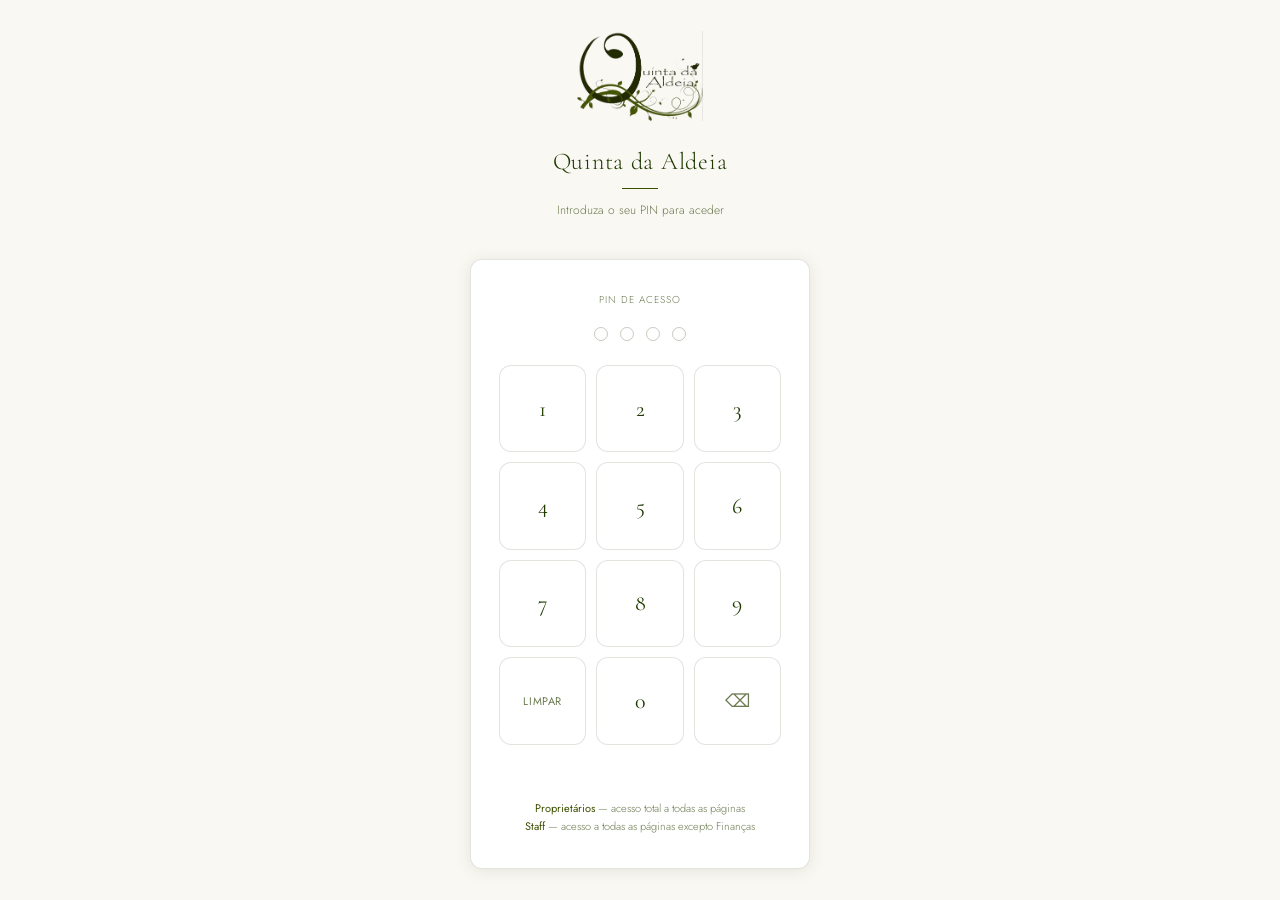
<file: checklist.html>
<!DOCTYPE html>
<html lang="en">
<head>
  <meta charset="UTF-8"/>
  <meta name="viewport" content="width=device-width,initial-scale=1.0"/>
  <title>Quinta da Aldeia — Checklists</title>
  <link rel="stylesheet" href="style.css"/>
  <style>
    .booking-bar{display:flex;align-items:center;gap:10px;margin-bottom:1.5rem;flex-wrap:wrap}
    .booking-bar select{padding:8px 12px;border-radius:var(--radius);border:1px solid var(--border2);background:#fff;color:var(--ink);font-family:'Jost',sans-serif;font-size:13px;min-width:240px;flex:1;max-width:400px}
    .prog-row{display:flex;justify-content:space-between;font-size:12px;color:var(--ink3);margin-bottom:6px}
    .phase{margin-bottom:1.25rem}
    .phase-hdr{display:flex;align-items:center;justify-content:space-between;padding:9px 12px;background:var(--cream2);border-radius:var(--radius);cursor:pointer;border:1px solid var(--border)}
    .phase-hdr:hover{background:var(--cream3)}
    .phase-name{font-size:13px;font-weight:400;letter-spacing:0.03em;color:var(--ink)}
    .phase-count{font-size:11px;color:var(--ink3)}
    .phase-body{background:#fff;border:1px solid var(--border);border-top:none;border-radius:0 0 var(--radius) var(--radius)}
    .task-row{display:flex;align-items:center;gap:10px;padding:9px 12px;border-bottom:1px solid var(--border)}
    .task-row:last-child{border-bottom:none}
    .task-row:hover{background:var(--cream2)}
    .task-row.done .task-text{text-decoration:line-through;color:var(--ink3)}
    .task-cb{accent-color:var(--green);width:15px;height:15px;cursor:pointer;flex-shrink:0}
    .task-text{flex:1;font-size:13px;font-weight:300;color:var(--ink)}
    .task-del{font-size:12px;color:var(--ink3);border:none;background:transparent;cursor:pointer;padding:2px 6px;border-radius:var(--radius)}
    .task-del:hover{background:var(--red-bg);color:var(--red)}
    .add-task-row{display:flex;gap:6px;padding:8px 12px;background:var(--cream2);border-radius:0 0 var(--radius) var(--radius);border:1px solid var(--border);border-top:none}
    .add-task-row input{flex:1;padding:6px 10px;border-radius:var(--radius);border:1px solid var(--border2);background:#fff;color:var(--ink);font-family:'Jost',sans-serif;font-size:12px}
    .collapsed .phase-body,.collapsed .add-task-row{display:none}
    .no-booking{text-align:center;padding:3rem 1rem;color:var(--ink3);font-size:13px}
    .booking-type-badge{font-size:10px;letter-spacing:0.06em;text-transform:uppercase;padding:2px 8px;border-radius:20px;margin-left:8px;background:var(--green-bg);color:var(--green);border:0.5px solid #c0dd97}
  </style>
</head>
<body>
<script src="auth.js"></script>
<div id="nav-placeholder"></div>
<div class="page">
  <div class="page-header"><h1>Event Checklists</h1><p>Track every task for each booking</p></div>

  <div class="booking-bar">
    <select id="booking-select" onchange="onBookingChange()">
      <option value="">— Loading bookings… —</option>
    </select>
    <button class="btn btn-sm" onclick="loadBookings()">↺ Refresh</button>
  </div>

  <div id="checklist-wrap">
    <div class="no-booking">Select a booking above to load its checklist</div>
  </div>
</div>

<script src="nav.js"></script>
<script src="config.js"></script>
<script src="shared.js"></script>
<script>
renderNav('checklist');

// Task templates per event type
const TEMPLATES = {
  Wedding:[
    {phase:'Before the event',tasks:[
      {text:'Send contract to client',done:false},{text:'Receive signed contract',done:false},
      {text:'Collect deposit payment',done:false},{text:'Confirm final guest count',done:false},
      {text:'Arrange catering supplier',done:false},{text:'Book florist / decoration',done:false},
      {text:'Confirm sound & lighting',done:false},{text:'Send venue access info to couple',done:false},
    ]},
    {phase:'Day before',tasks:[
      {text:'Deep clean of venue and grounds',done:false},{text:'Set up tables and chairs',done:false},
      {text:'Test all lighting and sound',done:false},{text:'Prepare bridal suite',done:false},
      {text:'Confirm catering delivery time',done:false},
    ]},
    {phase:'Event day',tasks:[
      {text:'Welcome couple and wedding party',done:false},{text:'Oversee catering arrival and setup',done:false},
      {text:'Coordinate ceremony start',done:false},{text:'Monitor venue throughout',done:false},
      {text:'Collect final payment',done:false},
    ]},
    {phase:'After the event',tasks:[
      {text:'Full venue cleanup',done:false},{text:'Check for any damage',done:false},
      {text:'Return security deposit if applicable',done:false},{text:'Send thank you message',done:false},
      {text:'Request a review',done:false},
    ]},
  ],
  Airbnb:[
    {phase:'Before check-in',tasks:[
      {text:'Confirm reservation details',done:false},{text:'Collect payment',done:false},
      {text:'Send check-in instructions',done:false},{text:'Clean and prepare property',done:false},
      {text:'Stock essentials (toiletries, coffee)',done:false},{text:'Check all appliances',done:false},
    ]},
    {phase:'Check-in',tasks:[
      {text:'Confirm guest arrival time',done:false},{text:'Welcome guests / leave key access',done:false},
      {text:'Walk guests through the property',done:false},
    ]},
    {phase:'During stay',tasks:[
      {text:'Check in with guests on day 2',done:false},{text:'Be available for any questions',done:false},
    ]},
    {phase:'Checkout',tasks:[
      {text:'Confirm checkout time',done:false},{text:'Inspect property post-departure',done:false},
      {text:'Full clean and reset',done:false},{text:'Return deposit if no issues',done:false},
      {text:'Leave a review for guests',done:false},
    ]},
  ],
};
TEMPLATES.Other = TEMPLATES.Wedding;

let bookings = [], current = null, currentBookingId = null;

async function loadBookings() {
  const sel = document.getElementById('booking-select');
  sel.innerHTML = '<option value="">— Loading… —</option>';
  const res = await api('getAll', 'bookings');
  bookings = (res.rows || []).filter(b => b.status !== 'blocked')
    .sort((a,b) => String(a.date).localeCompare(String(b.date)));

  if (!bookings.length) {
    sel.innerHTML = '<option value="">— No bookings found —</option>';
    return;
  }

  sel.innerHTML = '<option value="">— Select a booking —</option>' +
    bookings.map(b => {
      const d = b.date ? new Date(b.date + 'T12:00:00').toLocaleDateString('en-GB', {day:'numeric',month:'short',year:'numeric'}) : '';
      return `<option value="${b.id}">${b.name} — ${b.type} (${d})</option>`;
    }).join('');
}

function onBookingChange() {
  const id = document.getElementById('booking-select').value;
  if (!id) {
    document.getElementById('checklist-wrap').innerHTML = '<div class="no-booking">Select a booking above to load its checklist</div>';
    current = null; currentBookingId = null;
    return;
  }
  currentBookingId = id;
  const booking = bookings.find(b => String(b.id) === String(id));
  const type = booking ? booking.type : 'Wedding';
  const template = TEMPLATES[type] || TEMPLATES.Wedding;
  current = JSON.parse(JSON.stringify(template));
  renderAll();
}

function updateProgress() {
  if (!current) return;
  const wrap = document.getElementById('checklist-wrap');
  const progText = wrap.querySelector('#prog-text');
  const progPct  = wrap.querySelector('#prog-pct');
  const progFill = wrap.querySelector('#prog-fill');
  const all  = current.reduce((s,p) => s+p.tasks.length, 0);
  const done = current.reduce((s,p) => s+p.tasks.filter(t=>t.done).length, 0);
  const pct  = all > 0 ? Math.round(done/all*100) : 0;
  if (progText) progText.textContent = `${done} of ${all} tasks complete`;
  if (progPct)  progPct.textContent  = pct + '%';
  if (progFill) progFill.style.width = pct + '%';
}

function renderAll() {
  if (!current) return;
  const booking = bookings.find(b => String(b.id) === String(currentBookingId));
  const typeBadge = booking ? `<span class="booking-type-badge">${booking.type}</span>` : '';

  document.getElementById('checklist-wrap').innerHTML = `
    <div class="prog-row">
      <span id="prog-text">0 of 0 tasks complete</span>
      <span id="prog-pct" style="font-weight:500;color:var(--ink)">0%</span>
    </div>
    <div class="progress-wrap" style="margin-bottom:1.5rem">
      <div class="progress-fill" id="prog-fill" style="width:0%"></div>
    </div>
    <div id="phases">
      ${current.map((ph,pi) => {
        const done = ph.tasks.filter(t=>t.done).length;
        return `<div class="phase" id="ph-${pi}">
          <div class="phase-hdr" onclick="togglePhase(${pi})">
            <span class="phase-name">${ph.phase}</span>
            <span class="phase-count">${done}/${ph.tasks.length}</span>
          </div>
          <div class="phase-body">
            ${ph.tasks.map((t,ti) => `
              <div class="task-row${t.done?' done':''}" id="tr-${pi}-${ti}">
                <input type="checkbox" class="task-cb" ${t.done?'checked':''} onchange="toggleTask(${pi},${ti},this.checked)">
                <span class="task-text">${t.text}</span>
                <button class="task-del" onclick="removeTask(${pi},${ti})">✕</button>
              </div>`).join('')}
          </div>
          <div class="add-task-row">
            <input type="text" placeholder="Add a task…" id="nt-${pi}" onkeydown="if(event.key==='Enter')addTask(${pi})">
            <button class="btn btn-sm" onclick="addTask(${pi})">Add</button>
          </div>
        </div>`;
      }).join('')}
    </div>`;
  updateProgress();
}

function toggleTask(pi,ti,checked) {
  current[pi].tasks[ti].done = checked;
  const r = document.getElementById(`tr-${pi}-${ti}`);
  checked ? r.classList.add('done') : r.classList.remove('done');
  const ph = current[pi];
  document.querySelector(`#ph-${pi} .phase-count`).textContent =
    `${ph.tasks.filter(t=>t.done).length}/${ph.tasks.length}`;
  updateProgress();
}

function togglePhase(pi) { document.getElementById(`ph-${pi}`).classList.toggle('collapsed'); }

function addTask(pi) {
  const inp = document.getElementById(`nt-${pi}`);
  const text = inp.value.trim();
  if (!text) return;
  current[pi].tasks.push({text, done:false});
  inp.value = '';
  renderAll();
}

function removeTask(pi,ti) { current[pi].tasks.splice(ti,1); renderAll(); }

loadBookings();
</script>
</body>
</html>
</file>
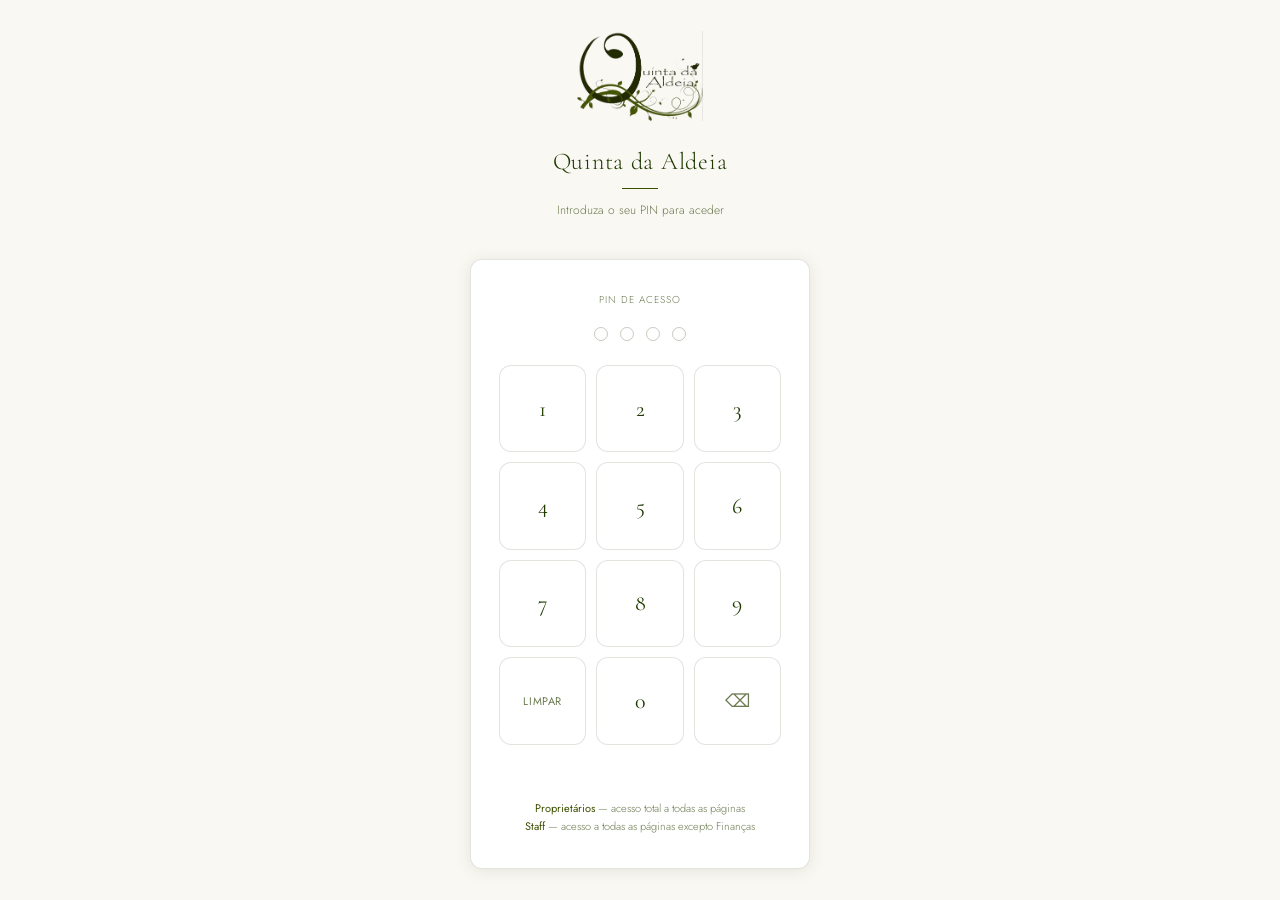
<file: login.html>
<!DOCTYPE html>
<html lang="pt">
<head>
  <meta charset="UTF-8"/>
  <meta name="viewport" content="width=device-width,initial-scale=1.0"/>
  <title>Quinta da Aldeia — Acesso</title>
  <link rel="stylesheet" href="style.css"/>
  <style>
    body { background:var(--cream); display:flex; align-items:center; justify-content:center; min-height:100vh; padding:1rem; }
    .login-wrap { width:100%; max-width:340px; }
    .login-header { text-align:center; margin-bottom:2.5rem; }
    .login-header img { height:90px; width:auto; margin-bottom:1.25rem; }
    .login-header h1 { font-family:'Cormorant Garamond',serif; font-size:24px; font-weight:300; color:var(--ink); letter-spacing:0.03em; margin-bottom:4px; }
    .login-header p { font-size:12px; color:var(--ink3); }
    .divider { width:36px; height:1px; background:var(--ink2); margin:12px auto; }
    .pin-card { background:#fff; border:1px solid var(--border); border-radius:var(--radius-lg); padding:2rem 1.75rem; box-shadow:var(--shadow); }
    .pin-label { font-size:10px; letter-spacing:0.1em; text-transform:uppercase; color:var(--ink3); text-align:center; margin-bottom:1.25rem; }
    .pin-dots { display:flex; justify-content:center; gap:12px; margin-bottom:1.5rem; }
    .pin-dot { width:14px; height:14px; border-radius:50%; border:1.5px solid var(--border2); background:transparent; transition:background 0.15s, border-color 0.15s; }
    .pin-dot.filled { background:var(--ink); border-color:var(--ink); }
    .pin-dot.error { background:var(--red); border-color:var(--red); }
    .pin-grid { display:grid; grid-template-columns:repeat(3,1fr); gap:10px; margin-bottom:1rem; }
    .pin-btn { aspect-ratio:1; border-radius:var(--radius-lg); border:1px solid var(--border); background:#fff; font-family:'Cormorant Garamond',serif; font-size:22px; font-weight:400; color:var(--ink); cursor:pointer; display:flex; align-items:center; justify-content:center; transition:background 0.1s, transform 0.1s; user-select:none; }
    .pin-btn:hover { background:var(--cream2); }
    .pin-btn:active { background:var(--cream3); transform:scale(0.95); }
    .pin-btn.clear { font-family:'Jost',sans-serif; font-size:11px; letter-spacing:0.06em; text-transform:uppercase; color:var(--ink3); }
    .pin-btn.zero { grid-column:2; }
    .pin-btn.del { font-size:18px; color:var(--ink3); }
    .pin-error { font-size:12px; color:var(--red); text-align:center; margin-top:0.5rem; min-height:18px; }
    .role-hint { font-size:11px; color:var(--ink3); text-align:center; margin-top:1.25rem; line-height:1.7; }
    .role-hint strong { color:var(--ink2); font-weight:400; }
    @keyframes shake { 0%,100%{transform:translateX(0)} 20%,60%{transform:translateX(-6px)} 40%,80%{transform:translateX(6px)} }
    .shake { animation:shake 0.35s ease; }
  </style>
</head>
<body>
<div class="login-wrap">
  <div class="login-header">
    <img src="logo.png" alt="Quinta da Aldeia">
    <h1>Quinta da Aldeia</h1>
    <div class="divider"></div>
    <p>Introduza o seu PIN para aceder</p>
  </div>

  <div class="pin-card" id="pin-card">
    <div class="pin-label">PIN de acesso</div>
    <div class="pin-dots" id="pin-dots">
      <div class="pin-dot" id="d0"></div>
      <div class="pin-dot" id="d1"></div>
      <div class="pin-dot" id="d2"></div>
      <div class="pin-dot" id="d3"></div>
    </div>

    <div class="pin-grid">
      <button class="pin-btn" onclick="pressKey('1')">1</button>
      <button class="pin-btn" onclick="pressKey('2')">2</button>
      <button class="pin-btn" onclick="pressKey('3')">3</button>
      <button class="pin-btn" onclick="pressKey('4')">4</button>
      <button class="pin-btn" onclick="pressKey('5')">5</button>
      <button class="pin-btn" onclick="pressKey('6')">6</button>
      <button class="pin-btn" onclick="pressKey('7')">7</button>
      <button class="pin-btn" onclick="pressKey('8')">8</button>
      <button class="pin-btn" onclick="pressKey('9')">9</button>
      <button class="pin-btn clear" onclick="clearPin()">Limpar</button>
      <button class="pin-btn zero" onclick="pressKey('0')">0</button>
      <button class="pin-btn del" onclick="deleteKey()">⌫</button>
    </div>

    <div class="pin-error" id="pin-error"></div>

    <div class="role-hint">
      <strong>Proprietários</strong> — acesso total a todas as páginas<br>
      <strong>Staff</strong> — acesso a todas as páginas excepto Finanças
    </div>
  </div>
</div>

<script src="auth.js"></script>
<script>
// If already authenticated in this session, redirect away
var existing = sessionStorage.getItem('qa_auth_role');
if (existing) {
  var redirect = sessionStorage.getItem('qa_redirect') || 'index.html';
  sessionStorage.removeItem('qa_redirect');
  window.location.href = redirect;
}

var pin = '';
var MAX = 4;

function updateDots() {
  for (var i = 0; i < MAX; i++) {
    var dot = document.getElementById('d' + i);
    dot.classList.toggle('filled', i < pin.length);
    dot.classList.remove('error');
  }
}

function pressKey(k) {
  if (pin.length >= MAX) return;
  pin += k;
  updateDots();
  document.getElementById('pin-error').textContent = '';
  if (pin.length === MAX) checkPin();
}

function deleteKey() {
  if (pin.length > 0) { pin = pin.slice(0, -1); updateDots(); }
}

function clearPin() {
  pin = ''; updateDots();
  document.getElementById('pin-error').textContent = '';
}

function checkPin() {
  if (pin === AUTH_PINS.owner) {
    sessionStorage.setItem('qa_auth_role', 'owner');
    var redirect = sessionStorage.getItem('qa_redirect') || 'index.html';
    sessionStorage.removeItem('qa_redirect');
    window.location.href = redirect;
  } else if (pin === AUTH_PINS.staff) {
    sessionStorage.setItem('qa_auth_role', 'staff');
    var redirect2 = sessionStorage.getItem('qa_redirect') || 'index.html';
    sessionStorage.removeItem('qa_redirect');
    window.location.href = redirect2;
  } else {
    // Wrong PIN
    for (var i = 0; i < MAX; i++) {
      var dot = document.getElementById('d' + i);
      dot.classList.add('error');
      dot.classList.remove('filled');
    }
    document.getElementById('pin-card').classList.add('shake');
    document.getElementById('pin-error').textContent = 'PIN incorrecto. Tente novamente.';
    setTimeout(function () {
      document.getElementById('pin-card').classList.remove('shake');
      pin = ''; updateDots();
    }, 600);
  }
}

// Keyboard support
document.addEventListener('keydown', function (e) {
  if (e.key >= '0' && e.key <= '9') pressKey(e.key);
  else if (e.key === 'Backspace') deleteKey();
  else if (e.key === 'Escape') clearPin();
});
</script>
</body>
</html>
</file>
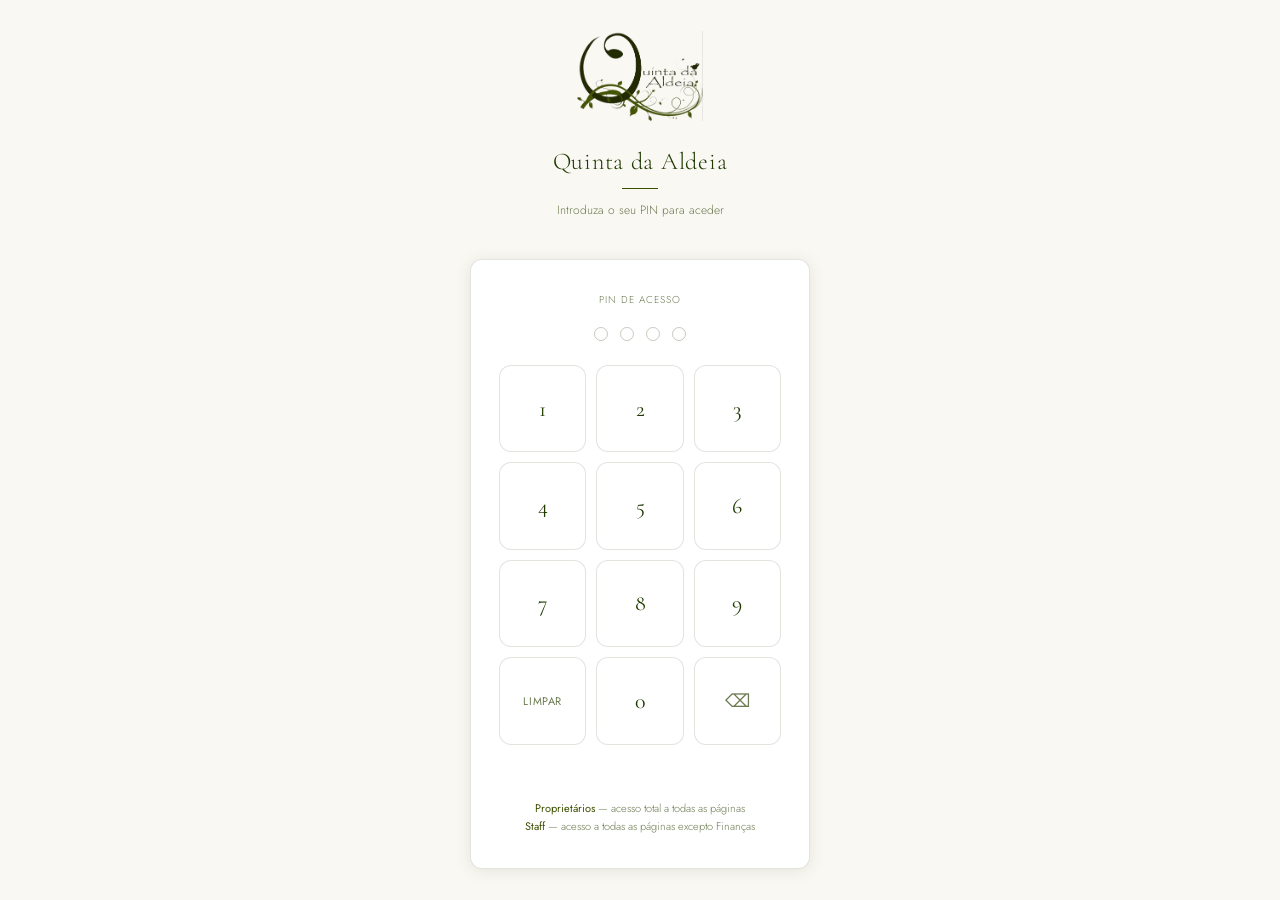
<file: messages.html>
<!DOCTYPE html>
<html lang="en">
<head>
  <meta charset="UTF-8"/>
  <meta name="viewport" content="width=device-width,initial-scale=1.0"/>
  <title>Quinta da Aldeia — Messages</title>
  <link rel="stylesheet" href="style.css"/>
  <style>
    .tabs { display:flex; gap:0; margin-bottom:1.5rem; border-bottom:1px solid var(--border); }
    .tab { font-size:11px; letter-spacing:0.07em; text-transform:uppercase; padding:8px 18px; border:none; background:transparent; color:var(--ink3); cursor:pointer; border-bottom:2px solid transparent; margin-bottom:-1px; }
    .tab:hover { color:var(--ink); }
    .tab.active { color:var(--ink); border-bottom-color:var(--ink); }
    .panel { display:none; } .panel.active { display:block; }
    .two-col { display:grid; grid-template-columns:1fr 1fr; gap:1.25rem; }
    @media(max-width:640px) { .two-col { grid-template-columns:1fr; } }
    .preview-box { background:var(--cream2); border:1px solid var(--border); border-radius:var(--radius); padding:1rem 1.25rem; font-size:13px; font-weight:300; line-height:1.75; white-space:pre-wrap; min-height:140px; color:var(--ink); }
    .tag-btn { display:inline-block; font-size:11px; padding:3px 10px; border-radius:20px; background:var(--blue-bg); color:var(--blue); cursor:pointer; margin:2px; border:none; font-family:'Jost',sans-serif; }
    .tag-btn:hover { opacity:0.8; }
    .copy-confirm { font-size:11px; color:var(--green); margin-left:8px; display:none; }
    .saved-row { display:flex; align-items:center; justify-content:space-between; padding:10px 0; border-bottom:1px solid var(--border); font-size:13px; }
    .saved-row:last-child { border-bottom:none; }
    .subject-preview { font-size:11px; color:var(--ink3); margin-bottom:8px; }
    .subject-preview strong { color:var(--ink); font-weight:400; }
  </style>
</head>
<body>
<script src="auth.js"></script>
<div id="nav-placeholder"></div>
<div class="page">
  <div class="page-header"><h1>Message Templates</h1><p>Craft and copy auto-reply messages for WhatsApp and email</p></div>

  <div class="tabs">
    <button class="tab active" onclick="switchTab('whatsapp',this)">WhatsApp</button>
    <button class="tab" onclick="switchTab('email',this)">Email</button>
    <button class="tab" onclick="switchTab('saved',this)">Saved</button>
  </div>

  <div class="panel active" id="panel-whatsapp">
    <div class="two-col">
      <div>
        <div class="card" style="margin-bottom:1rem">
          <div class="section-label">Customer details</div>
          <div class="fg"><label>Name</label><input id="wa-name" placeholder="Ana Silva" oninput="renderWA()"></div>
          <div class="fg"><label>Event type</label>
            <select id="wa-type" onchange="renderWA()"><option value="wedding">Wedding</option><option value="airbnb">Airbnb stay</option><option value="event">Private event</option></select>
          </div>
          <div class="fg"><label>Requested date</label><input id="wa-date" placeholder="14 June 2026" oninput="renderWA()"></div>
        </div>
        <div class="card" style="margin-bottom:1rem">
          <div class="section-label" style="margin-bottom:8px">Insert placeholders</div>
          <div>
            <button class="tag-btn" onclick="ins('wa-tpl','[name]')">name</button>
            <button class="tag-btn" onclick="ins('wa-tpl','[date]')">date</button>
            <button class="tag-btn" onclick="ins('wa-tpl','[type]')">event type</button>
            <button class="tag-btn" onclick="ins('wa-tpl','[form_link]')">form link</button>
            <button class="tag-btn" onclick="ins('wa-tpl','[price_range]')">price range</button>
          </div>
        </div>
        <div class="card">
          <div class="section-label">Template</div>
          <div class="fg"><textarea id="wa-tpl" style="min-height:170px" oninput="renderWA()">Olá [name]! 👋

Obrigado por entrar em contacto com a Quinta da Aldeia.

Ficámos muito contentes com o interesse em receber o vosso [type] no dia [date].

Para prepararmos uma proposta personalizada, pedimos que preencham o nosso formulário:
👉 [form_link]

Entraremos em contacto em 24–48 horas com disponibilidade e preços.

Com os melhores cumprimentos,
Equipa Quinta da Aldeia</textarea></div>
        </div>
      </div>
      <div>
        <div class="card">
          <div class="section-label">Preview</div>
          <div class="preview-box" id="wa-preview"></div>
          <div style="display:flex;gap:8px;margin-top:12px;flex-wrap:wrap;align-items:center">
            <button class="btn btn-dark btn-sm" onclick="copyMsg('wa-preview','wa-copied')">Copy message</button>
            <button class="btn btn-sm" onclick="saveTemplate('wa')">Save template</button>
            <span class="copy-confirm" id="wa-copied">Copied!</span>
          </div>
        </div>
      </div>
    </div>
  </div>

  <div class="panel" id="panel-email">
    <div class="two-col">
      <div>
        <div class="card" style="margin-bottom:1rem">
          <div class="section-label">Customer details</div>
          <div class="fg"><label>Name</label><input id="em-name" placeholder="João Costa" oninput="renderEM()"></div>
          <div class="fg"><label>Event type</label>
            <select id="em-type" onchange="renderEM()"><option value="wedding">Wedding</option><option value="airbnb">Airbnb stay</option><option value="event">Private event</option></select>
          </div>
          <div class="fg"><label>Subject line</label><input id="em-subj" value="Quinta da Aldeia — the perfect setting for your [type]" oninput="renderEM()"></div>
        </div>
        <div class="card" style="margin-bottom:1rem">
          <div class="section-label" style="margin-bottom:8px">Insert placeholders</div>
          <div>
            <button class="tag-btn" onclick="ins('em-tpl','[name]')">name</button>
            <button class="tag-btn" onclick="ins('em-tpl','[type]')">event type</button>
            <button class="tag-btn" onclick="ins('em-tpl','[form_link]')">form link</button>
            <button class="tag-btn" onclick="ins('em-tpl','[date]')">date</button>
            <button class="tag-btn" onclick="ins('em-tpl','[price_range]')">price range</button>
          </div>
        </div>
        <div class="card">
          <div class="section-label">Template</div>
          <div class="fg"><textarea id="em-tpl" style="min-height:200px" oninput="renderEM()">Dear [name],

Thank you for your enquiry about Quinta da Aldeia. We would be delighted to host your [type] with us.

Our estate offers a beautiful setting for memorable celebrations, with capacity for up to 200 guests, stunning gardens, and full facilities.

To prepare a personalised proposal, please complete our short form:
[form_link]

We will respond within 24–48 hours with availability and pricing.

Warm regards,
Quinta da Aldeia team</textarea></div>
        </div>
      </div>
      <div>
        <div class="card">
          <div class="section-label">Preview</div>
          <div class="subject-preview">Subject: <strong id="em-subj-preview"></strong></div>
          <div class="preview-box" id="em-preview"></div>
          <div style="display:flex;gap:8px;margin-top:12px;flex-wrap:wrap;align-items:center">
            <button class="btn btn-dark btn-sm" onclick="copyMsg('em-preview','em-copied')">Copy message</button>
            <button class="btn btn-sm" onclick="saveTemplate('em')">Save template</button>
            <span class="copy-confirm" id="em-copied">Copied!</span>
          </div>
        </div>
      </div>
    </div>
  </div>

  <div class="panel" id="panel-saved">
    <div class="card">
      <div class="section-label">Saved templates</div>
      <div id="saved-list"><div class="empty">No saved templates yet</div></div>
    </div>
  </div>
</div>

<script src="nav.js"></script>
<script src="config.js"></script>
<script>
renderNav('messages');
let saved=[];

function switchTab(id,btn){
  document.querySelectorAll('.tab').forEach(t=>t.classList.remove('active'));
  document.querySelectorAll('.panel').forEach(p=>p.classList.remove('active'));
  btn.classList.add('active');
  document.getElementById('panel-'+id).classList.add('active');
  if(id==='saved') renderSaved();
}

function fill(tpl,name,type,date){
  const tl={wedding:'wedding',airbnb:'Airbnb stay',event:'private event'}[type]||type;
  return tpl.replace(/\[name\]/g,name||'[name]').replace(/\[type\]/g,tl).replace(/\[date\]/g,date||'[date]').replace(/\[form_link\]/g,'https://yoursite.netlify.app/quote.html').replace(/\[price_range\]/g,'€3,000–€8,000');
}

function renderWA(){
  const t=document.getElementById('wa-tpl').value;
  document.getElementById('wa-preview').textContent=fill(t,document.getElementById('wa-name').value.trim(),document.getElementById('wa-type').value,document.getElementById('wa-date').value.trim());
}

function renderEM(){
  const t=document.getElementById('em-tpl').value;
  const name=document.getElementById('em-name').value.trim();
  const type=document.getElementById('em-type').value;
  const tl={wedding:'wedding',airbnb:'Airbnb stay',event:'private event'}[type]||type;
  document.getElementById('em-preview').textContent=fill(t,name,type,'');
  document.getElementById('em-subj-preview').textContent=document.getElementById('em-subj').value.replace(/\[type\]/g,tl).replace(/\[name\]/g,name||'[name]');
}

function ins(id,tag){
  const el=document.getElementById(id);
  const s=el.selectionStart,e=el.selectionEnd;
  el.value=el.value.slice(0,s)+tag+el.value.slice(e);
  el.selectionStart=el.selectionEnd=s+tag.length; el.focus();
  id==='wa-tpl'?renderWA():renderEM();
}

function copyMsg(pid,cid){
  navigator.clipboard.writeText(document.getElementById(pid).textContent).then(()=>{
    const el=document.getElementById(cid); el.style.display='inline';
    setTimeout(()=>el.style.display='none',2000);
  });
}

function saveTemplate(type){
  const isWA=type==='wa';
  saved.push({label:isWA?'WhatsApp':'Email',tpl:document.getElementById(isWA?'wa-tpl':'em-tpl').value,date:new Date().toLocaleDateString('en-GB')});
  alert('Template saved!');
}

function renderSaved(){
  const el=document.getElementById('saved-list');
  if(!saved.length){el.innerHTML='<div class="empty">No saved templates yet</div>';return;}
  el.innerHTML=saved.map((s,i)=>`<div class="saved-row">
    <div><div style="font-size:13px;font-weight:400">${s.label} template</div><div style="font-size:11px;color:var(--ink3)">Saved ${s.date}</div></div>
    <div style="display:flex;gap:6px">
      <button class="btn btn-sm" onclick="loadTpl(${i})">Load</button>
      <button class="btn btn-sm btn-danger" onclick="saved.splice(${i},1);renderSaved()">Delete</button>
    </div>
  </div>`).join('');
}

function loadTpl(i){
  const s=saved[i];
  if(s.label==='WhatsApp'){document.getElementById('wa-tpl').value=s.tpl;switchTab('whatsapp',document.querySelectorAll('.tab')[0]);renderWA();}
  else{document.getElementById('em-tpl').value=s.tpl;switchTab('email',document.querySelectorAll('.tab')[1]);renderEM();}
}

renderWA(); renderEM();
</script>
<script src="config.js"></script><script src="shared.js"></script>
</body>
</html>
</file>
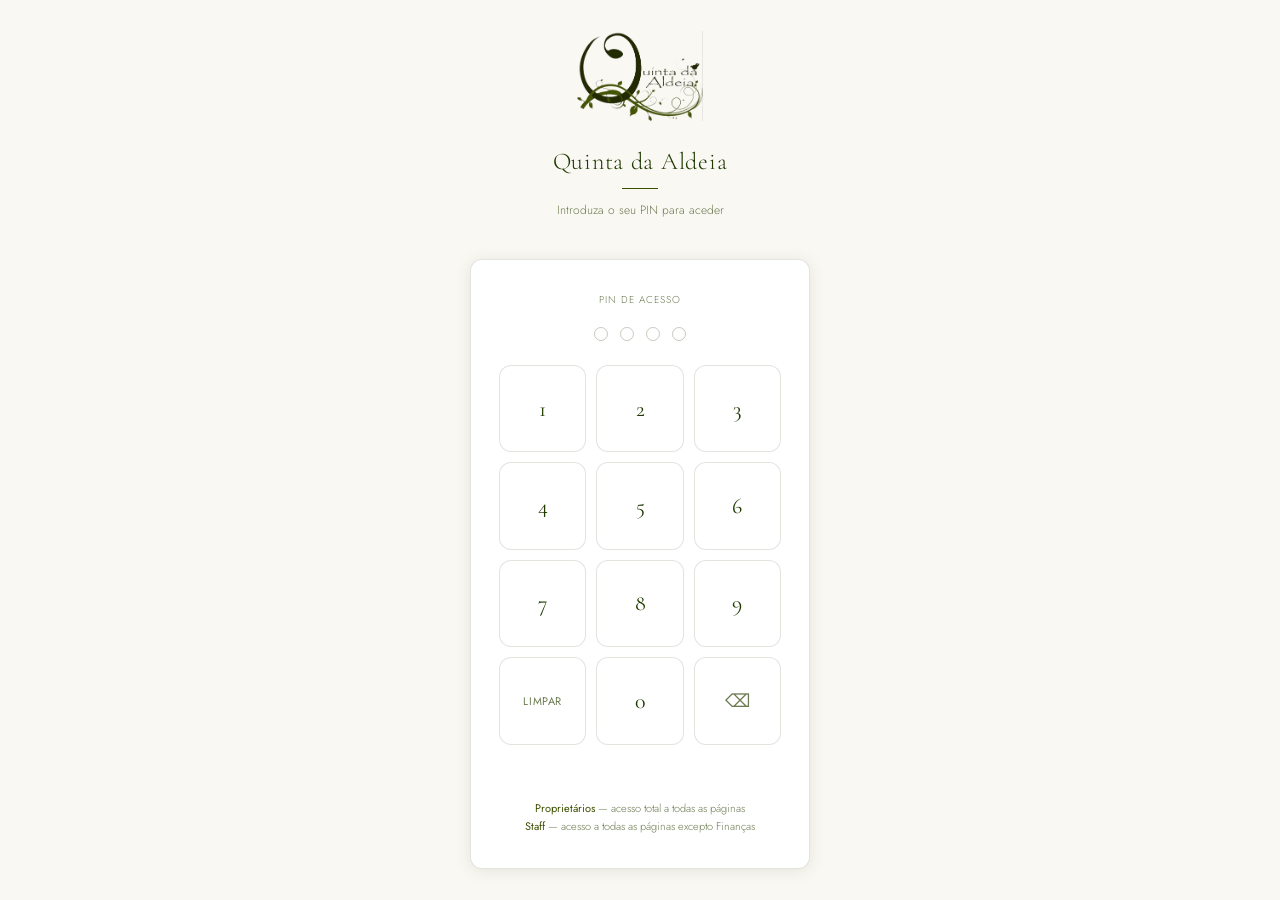
<file: payments.html>
<!DOCTYPE html>
<html lang="en">
<head>
  <meta charset="UTF-8"/><meta name="viewport" content="width=device-width,initial-scale=1.0"/>
  <title>Quinta da Aldeia — Payments</title>
  <link rel="stylesheet" href="style.css"/>
  <style>
    .filters{display:flex;gap:6px;margin-bottom:1.25rem;flex-wrap:wrap}
    .fb{font-size:11px;letter-spacing:0.06em;text-transform:uppercase;padding:5px 14px;border-radius:20px;border:1px solid var(--border2);background:transparent;color:var(--ink3);cursor:pointer}
    .fb.active{background:var(--ink);color:var(--cream);border-color:var(--ink)}
    .prog{height:5px;background:var(--cream3);border-radius:3px;overflow:hidden;margin-top:3px}
    .prog-f{height:5px;border-radius:3px;background:var(--green)}
    .inst-wrap{margin-top:10px;padding:10px 12px;background:var(--cream2);border-radius:var(--radius)}
    .inst-title{font-size:10px;letter-spacing:0.07em;text-transform:uppercase;color:var(--ink3);margin-bottom:6px}
    .inst-row{display:flex;align-items:center;gap:8px;padding:5px 0;border-bottom:1px solid var(--border);font-size:12px}
    .inst-row:last-child{border-bottom:none}
    .inst-num{width:20px;color:var(--ink3);font-size:11px;flex-shrink:0}
    .inst-date{flex:1;color:var(--ink2)}
    .inst-amt{font-weight:500;color:var(--ink);margin-right:6px;white-space:nowrap}
    .inst-cb{accent-color:var(--green);width:14px;height:14px;cursor:pointer;flex-shrink:0}
    .inst-overdue{color:var(--red)}
    .mode-toggle{display:flex;gap:6px;margin-bottom:1rem;flex-wrap:wrap}
    .mt-btn{font-size:11px;padding:5px 14px;border-radius:20px;border:1px solid var(--border2);background:transparent;color:var(--ink3);cursor:pointer}
    .mt-btn.active{background:var(--ink2);color:#fff;border-color:var(--ink2)}
    .inst-form-row{display:grid;grid-template-columns:1fr 1fr;gap:8px;margin-bottom:6px}
    .inst-form-row input{width:100%;padding:7px 9px;border:1px solid var(--border2);border-radius:var(--radius);background:#fff;color:var(--ink);font-family:'Jost',sans-serif;font-size:12px}
    .inst-add-btn{font-size:11px;color:var(--ink2);background:transparent;border:1px dashed var(--border2);border-radius:var(--radius);padding:5px 12px;cursor:pointer;margin-top:4px;width:100%}
    .loading-overlay{display:none;position:fixed;inset:0;background:rgba(250,248,243,0.8);z-index:300;align-items:center;justify-content:center;font-size:14px;color:var(--ink3)}
    .loading-overlay.show{display:flex}
    .demo-bar{background:#fffbea;border:1px solid #c8b840;border-radius:var(--radius);padding:10px 16px;margin-bottom:1rem;font-size:12px;color:#7a6800;display:none}
  </style>
</head>
<body>
<script src="auth.js"></script>
<div id="nav-placeholder"></div>
<div class="loading-overlay" id="loader">Saving…</div>
<div class="page">
  <div class="demo-bar" id="demo-bar">⚙️ Running in demo mode — data will not persist. Add your Apps Script URL to config.js to enable live storage.</div>
  <div class="page-header">
    <div class="page-header-left"><h1>Payment Tracker</h1><p>Deposits, balances and instalment plans</p></div>
    <div style="display:flex;gap:8px;flex-wrap:wrap">
      <button class="btn btn-sm" onclick="exportPaymentsCSV()">Export CSV</button>
      <button class="btn btn-dark" onclick="openModal()">+ Add booking</button>
    </div>
  </div>
  <div class="metrics" id="metrics"></div>
  <div class="filters">
    <button class="fb active" onclick="setFilter('all',this)">All</button>
    <button class="fb" onclick="setFilter('overdue',this)">Overdue</button>
    <button class="fb" onclick="setFilter('pending',this)">Pending</button>
    <button class="fb" onclick="setFilter('paid',this)">Fully paid</button>
    <button class="fb" onclick="setFilter('instalments',this)">Instalments</button>
  </div>
  <div id="bookings-list"><div class="empty">Loading…</div></div>
</div>
<button class="fab" onclick="openModal()">+</button>

<div class="modal-overlay" id="modal-overlay">
  <div class="modal">
    <h2 id="modal-h">Add booking</h2>
    <div class="fg"><label>Customer name</label><input id="m-name" placeholder="Ana & João"></div>
    <div class="two-col">
      <div class="fg"><label>Event type</label><select id="m-type"><option>Wedding</option><option>Airbnb</option><option>Other</option></select></div>
      <div class="fg"><label>Event date</label><input type="date" id="m-date"></div>
    </div>
    <div class="two-col">
      <div class="fg"><label>Contact email</label><input type="email" id="m-email" placeholder="email@exemplo.com"></div>
      <div class="fg"><label>Total value (R$)</label><input type="number" id="m-total" placeholder="5000" min="0" onchange="genInstalments()"></div>
    </div>
    <div class="fg"><label>Payment mode</label>
      <div class="mode-toggle">
        <button class="mt-btn active" id="mode-standard" onclick="setMode('standard')">Standard</button>
        <button class="mt-btn" id="mode-instalment" onclick="setMode('instalment')">Instalments</button>
      </div>
    </div>
    <div id="standard-fields">
      <div class="two-col">
        <div class="fg"><label>Deposit status</label><select id="m-dep"><option value="pending">Pending</option><option value="paid">Paid</option><option value="overdue">Overdue</option></select></div>
        <div class="fg"><label>Deposit due date</label><input type="date" id="m-dep-due"></div>
      </div>
      <div class="two-col">
        <div class="fg"><label>Balance status</label><select id="m-fin"><option value="na">Not yet due</option><option value="pending">Pending</option><option value="paid">Paid</option><option value="overdue">Overdue</option></select></div>
        <div class="fg"><label>Balance due date</label><input type="date" id="m-fin-due"></div>
      </div>
    </div>
    <div id="instalment-fields" style="display:none">
      <div class="two-col">
        <div class="fg"><label>Number of instalments (max 10)</label><input type="number" id="m-inst-count" min="1" max="10" value="3" onchange="genInstalments()"></div>
        <div class="fg"><label>Split type</label><select id="m-inst-type" onchange="genInstalments()"><option value="equal">Equal amounts</option><option value="custom">Custom amounts</option></select></div>
      </div>
      <div id="inst-rows"></div>
      <button class="inst-add-btn" onclick="addInstalment()" id="add-inst-btn" style="display:none">+ Add instalment</button>
    </div>
    <div class="modal-actions">
      <button class="btn btn-sm" onclick="closeModal()">Cancel</button>
      <button class="btn btn-dark btn-sm" onclick="saveBooking()">Save</button>
    </div>
  </div>
</div>

<script src="export.js"></script>
<script src="nav.js"></script><script src="config.js"></script><script src="shared.js"></script>
<script>
renderNav('payments');
let filter='all', editId=null, payMode='standard';
let payments=[], instalments=[];

function fmt(n){return'R$ '+Number(n).toLocaleString('pt-BR',{minimumFractionDigits:2,maximumFractionDigits:2});}
function fmtD(s){if(!s)return'—';try{return new Date(s+'T12:00:00').toLocaleDateString('en-GB',{day:'numeric',month:'short'});}catch(e){return s;}}
function badge(s){const m={paid:'badge-green Paid',pending:'badge-amber Pending',overdue:'badge-red Overdue',na:'badge-gray —'};const[c,l]=(m[s]||'badge-gray —').split(' ');return`<span class="badge ${c}">${l}</span>`;}

function overallStatus(p){
  const today=new Date().toISOString().split('T')[0];
  if(p.mode==='instalment'){
    const insts=instalments.filter(i=>String(i.booking_id)===String(p.id));
    if(insts.some(i=>String(i.paid)!=='true'&&i.due_date<today))return'overdue';
    if(insts.length&&insts.every(i=>String(i.paid)==='true'))return'paid';
    return'pending';
  }
  if(p.dep_status==='overdue'||p.fin_status==='overdue')return'overdue';
  if(p.fin_status==='paid')return'paid';
  return'pending';
}

function paidAmt(p){
  if(p.mode==='instalment'){
    return instalments.filter(i=>String(i.booking_id)===String(p.id)&&String(i.paid)==='true').reduce((s,i)=>s+Number(i.amount),0);
  }
  return(p.dep_status==='paid'?Number(p.total)*0.3:0)+(p.fin_status==='paid'?Number(p.total)*0.7:0);
}

async function load(){
  const [pr, ir] = await Promise.all([api('getAll','payments'), api('getAll','instalments')]);
  if(pr._demo) document.getElementById('demo-bar').style.display='block';
  payments   = (pr.rows||[]);
  instalments= (ir.rows||[]);
  renderMetrics(); renderList();
}

function renderMetrics(){
  const rec=payments.reduce((s,p)=>s+paidAmt(p),0);
  const out=payments.reduce((s,p)=>s+(Number(p.total)-paidAmt(p)),0);
  const ov=payments.filter(p=>overallStatus(p)==='overdue').length;
  const fp=payments.filter(p=>overallStatus(p)==='paid').length;
  document.getElementById('metrics').innerHTML=`
    <div class="metric"><div class="metric-label">Received</div><div class="metric-val" style="font-size:18px">${fmt(rec)}</div></div>
    <div class="metric"><div class="metric-label">Outstanding</div><div class="metric-val" style="font-size:18px">${fmt(out)}</div></div>
    <div class="metric"><div class="metric-label">Overdue</div><div class="metric-val" style="font-size:18px;color:${ov?'var(--red)':'inherit'}">${ov}</div></div>
    <div class="metric"><div class="metric-label">Fully paid</div><div class="metric-val" style="font-size:18px">${fp}</div></div>`;
}

function renderList(){
  const today=new Date().toISOString().split('T')[0];
  let list=[...payments];
  if(filter==='overdue')list=list.filter(p=>overallStatus(p)==='overdue');
  else if(filter==='pending')list=list.filter(p=>overallStatus(p)==='pending');
  else if(filter==='paid')list=list.filter(p=>overallStatus(p)==='paid');
  else if(filter==='instalments')list=list.filter(p=>p.mode==='instalment');
  list.sort((a,b)=>String(a.event_date).localeCompare(String(b.event_date)));
  const el=document.getElementById('bookings-list');
  if(!list.length){el.innerHTML='<div class="empty">No payment records found</div>';return;}
  el.innerHTML=list.map(p=>{
    const paid=paidAmt(p); const total=Number(p.total);
    const pct=total>0?Math.round(paid/total*100):0;
    const os=overallStatus(p);
    let payHtml='';
    if(p.mode==='instalment'){
      const insts=instalments.filter(i=>String(i.booking_id)===String(p.id)).sort((a,b)=>Number(a.instalment_num)-Number(b.instalment_num));
      const rows=insts.map(inst=>{
        const ov2=String(inst.paid)!=='true'&&inst.due_date<today;
        return`<div class="inst-row"><span class="inst-num">${inst.instalment_num}</span><span class="inst-date${ov2?' inst-overdue':''}">${fmtD(inst.due_date)}${ov2?' ⚠️':''}</span><span class="inst-amt">${fmt(Number(inst.amount))}</span><input type="checkbox" class="inst-cb"${String(inst.paid)==='true'?' checked':''} onchange="toggleInst('${inst.id}','${p.id}',this.checked)"></div>`;
      }).join('');
      const paidCount=insts.filter(i=>String(i.paid)==='true').length;
      payHtml=`<div class="inst-wrap"><div class="inst-title">Instalments — ${paidCount}/${insts.length} paid</div>${rows||'<div style="font-size:12px;color:var(--ink3)">No instalments added yet</div>'}</div>`;
    } else {
      payHtml=`<div style="margin-top:8px;display:grid;grid-template-columns:1fr 1fr;gap:8px;font-size:12px">
        <div>Deposit (30%): ${badge(p.dep_status)}<div style="font-size:10px;color:var(--ink3);margin-top:2px">${fmt(total*0.3)}${p.dep_due?' · '+fmtD(p.dep_due):''}</div></div>
        <div>Balance (70%): ${badge(p.fin_status)}<div style="font-size:10px;color:var(--ink3);margin-top:2px">${fmt(total*0.7)}${p.fin_due?' · '+fmtD(p.fin_due):''}</div></div>
      </div>`;
    }
    return`<div class="card" style="margin-bottom:1rem">
      <div style="display:flex;align-items:flex-start;justify-content:space-between;flex-wrap:wrap;gap:8px">
        <div><div style="font-size:15px;font-weight:400">${p.name}</div><div style="font-size:11px;color:var(--ink3);margin-top:2px">${p.type} · ${fmtD(p.event_date)}</div></div>
        <div style="display:flex;gap:6px;align-items:center;flex-wrap:wrap">${badge(os)}<span class="badge ${p.mode==='instalment'?'badge-blue':'badge-gray'}">${p.mode==='instalment'?'Instalments':'Standard'}</span><button class="btn btn-sm" onclick="openModal('${p.id}')">Edit</button></div>
      </div>
      <div style="margin-top:10px"><div style="display:flex;justify-content:space-between;font-size:11px;color:var(--ink3);margin-bottom:4px"><span>${fmt(paid)} of ${fmt(total)}</span><span>${pct}%</span></div><div class="prog"><div class="prog-f" style="width:${pct}%"></div></div></div>
      ${payHtml}
    </div>`;
  }).join('');
}

async function toggleInst(instId, paymentId, checked){
  document.getElementById('loader').classList.add('show');
  await api('update','instalments',{id:instId, paid: checked?'true':'false'});
  await load();
  document.getElementById('loader').classList.remove('show');
}

function setFilter(f,btn){filter=f;document.querySelectorAll('.fb').forEach(b=>b.classList.remove('active'));btn.classList.add('active');renderList();}

function setMode(m){
  payMode=m;
  document.getElementById('mode-standard').classList.toggle('active',m==='standard');
  document.getElementById('mode-instalment').classList.toggle('active',m==='instalment');
  document.getElementById('standard-fields').style.display=m==='standard'?'block':'none';
  document.getElementById('instalment-fields').style.display=m==='instalment'?'block':'none';
  if(m==='instalment')genInstalments();
}

function genInstalments(){
  if(payMode!=='instalment')return;
  const count=Math.min(10,Math.max(1,parseInt(document.getElementById('m-inst-count').value)||3));
  const total=parseFloat(document.getElementById('m-total').value)||0;
  const isCustom=document.getElementById('m-inst-type').value==='custom';
  const eq=total>0?Math.round(total/count*100)/100:0;
  document.getElementById('add-inst-btn').style.display=isCustom?'block':'none';
  document.getElementById('inst-rows').innerHTML=Array.from({length:count},(_,i)=>`
    <div class="inst-form-row" id="irow-${i}">
      <input type="date" id="idate-${i}">
      <input type="number" id="iamt-${i}" value="${isCustom?'':eq}" placeholder="R$ amount" min="0" step="0.01"${isCustom?'':' readonly style="background:var(--cream2)"'}>
    </div>`).join('');
}

function addInstalment(){
  const count=document.getElementById('inst-rows').querySelectorAll('.inst-form-row').length;
  if(count>=10)return;
  const div=document.createElement('div');div.className='inst-form-row';div.id=`irow-${count}`;
  div.innerHTML=`<input type="date" id="idate-${count}"><input type="number" id="iamt-${count}" placeholder="R$ amount" min="0" step="0.01">`;
  document.getElementById('inst-rows').appendChild(div);
}

function openModal(id){
  editId=id||null;
  document.getElementById('modal-h').textContent=id?'Edit booking':'Add booking';
  if(id){
    const p=payments.find(x=>String(x.id)===String(id));
    document.getElementById('m-name').value=p.name;document.getElementById('m-type').value=p.type;
    document.getElementById('m-date').value=p.event_date;document.getElementById('m-total').value=p.total;
    document.getElementById('m-email').value=p.email||'';
    setMode(p.mode||'standard');
    if(p.mode==='instalment'){
      const insts=instalments.filter(i=>String(i.booking_id)===String(id)).sort((a,b)=>Number(a.instalment_num)-Number(b.instalment_num));
      document.getElementById('m-inst-count').value=insts.length||3;
      document.getElementById('m-inst-type').value='custom';
      genInstalments();
      insts.forEach((inst,i)=>{
        const di=document.getElementById(`idate-${i}`);const ai=document.getElementById(`iamt-${i}`);
        if(di)di.value=inst.due_date;
        if(ai){ai.value=inst.amount;ai.removeAttribute('readonly');ai.style.background='#fff';}
      });
    } else {
      document.getElementById('m-dep').value=p.dep_status||'pending';
      document.getElementById('m-dep-due').value=p.dep_due||'';
      document.getElementById('m-fin').value=p.fin_status||'na';
      document.getElementById('m-fin-due').value=p.fin_due||'';
    }
  } else {
    ['m-name','m-email','m-dep-due','m-fin-due'].forEach(i=>document.getElementById(i).value='');
    document.getElementById('m-date').value='';document.getElementById('m-total').value='';
    document.getElementById('m-dep').value='pending';document.getElementById('m-fin').value='na';
    setMode('standard');
  }
  document.getElementById('modal-overlay').classList.add('open');
}

function closeModal(){document.getElementById('modal-overlay').classList.remove('open');editId=null;}

async function saveBooking(){
  document.getElementById('loader').classList.add('show');
  const pId = editId || genId('p');
  const p = {
    id:pId, name:document.getElementById('m-name').value.trim()||'Unnamed',
    type:document.getElementById('m-type').value, event_date:document.getElementById('m-date').value,
    total:parseFloat(document.getElementById('m-total').value)||0,
    email:document.getElementById('m-email').value.trim(), mode:payMode,
    dep_status:'na', dep_due:'', fin_status:'na', fin_due:''
  };
  if(payMode==='standard'){
    p.dep_status=document.getElementById('m-dep').value; p.dep_due=document.getElementById('m-dep-due').value;
    p.fin_status=document.getElementById('m-fin').value; p.fin_due=document.getElementById('m-fin-due').value;
  }
  if(editId) await api('update','payments',p); else await api('add','payments',p);

  if(payMode==='instalment'){
    // Delete old instalments for this booking then re-add
    const old=instalments.filter(i=>String(i.booking_id)===String(pId));
    await Promise.all(old.map(i=>api('delete','instalments',{id:i.id})));
    const rows=document.getElementById('inst-rows').querySelectorAll('.inst-form-row');
    const newInsts=Array.from(rows).map((row,i)=>({
      id:genId('i'), booking_id:pId,
      customer_name:p.name, email:p.email,
      instalment_num:i+1,
      due_date:document.getElementById(`idate-${i}`)?.value||'',
      amount:parseFloat(document.getElementById(`iamt-${i}`)?.value)||0,
      paid:'false'
    })).filter(inst=>inst.due_date&&inst.amount>0);
    await Promise.all(newInsts.map(inst=>api('add','instalments',inst)));
  }

  await load();
  closeModal();
  document.getElementById('loader').classList.remove('show');
}

document.getElementById('modal-overlay').addEventListener('click',e=>{if(e.target===e.currentTarget)closeModal();});
function exportPaymentsCSV(){
  const rows = payments.map(p=>({
    name:p.name, type:p.type, date:p.event_date, total:p.total,
    mode:p.mode, paid:paidAmt(p), outstanding:Number(p.total)-paidAmt(p),
    status:overallStatus(p), email:p.email
  }));
  exportCSV(rows,'quinta_payments');
}
load();
</script>
</body></html>
</file>
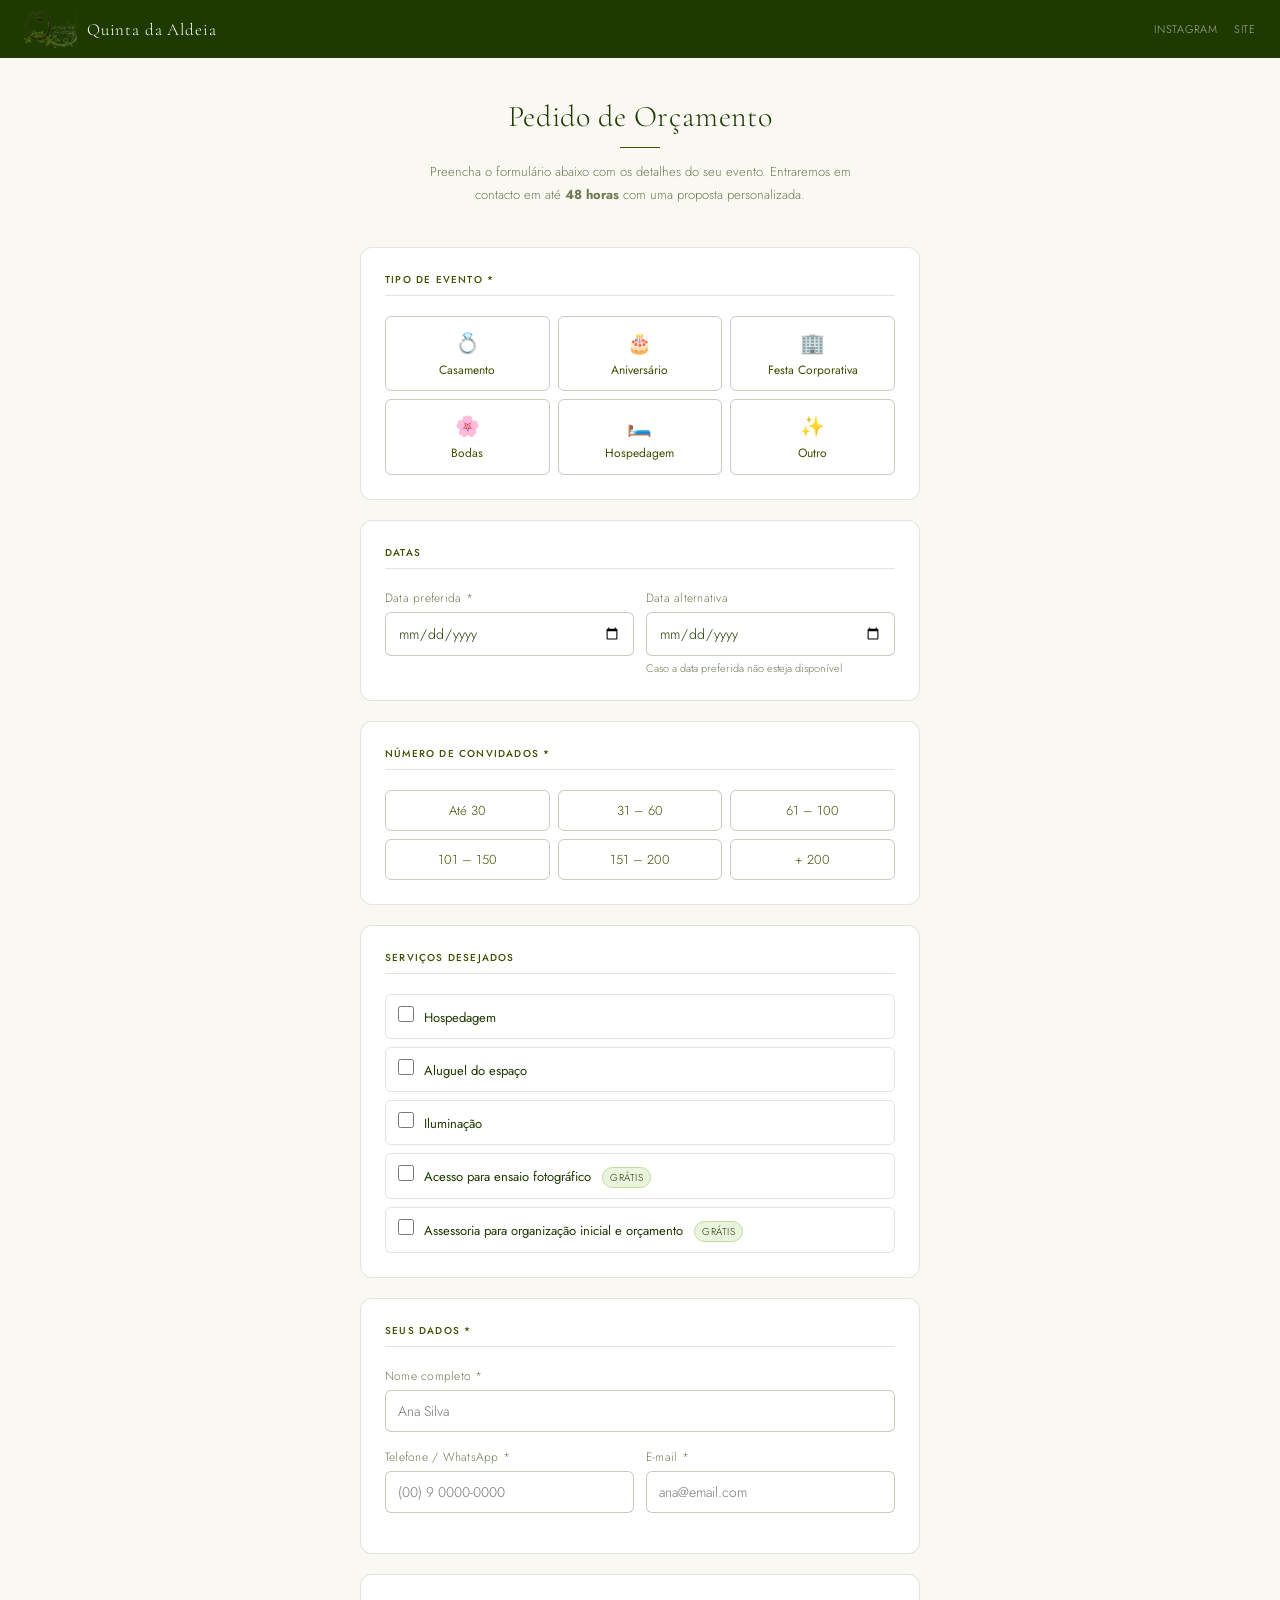
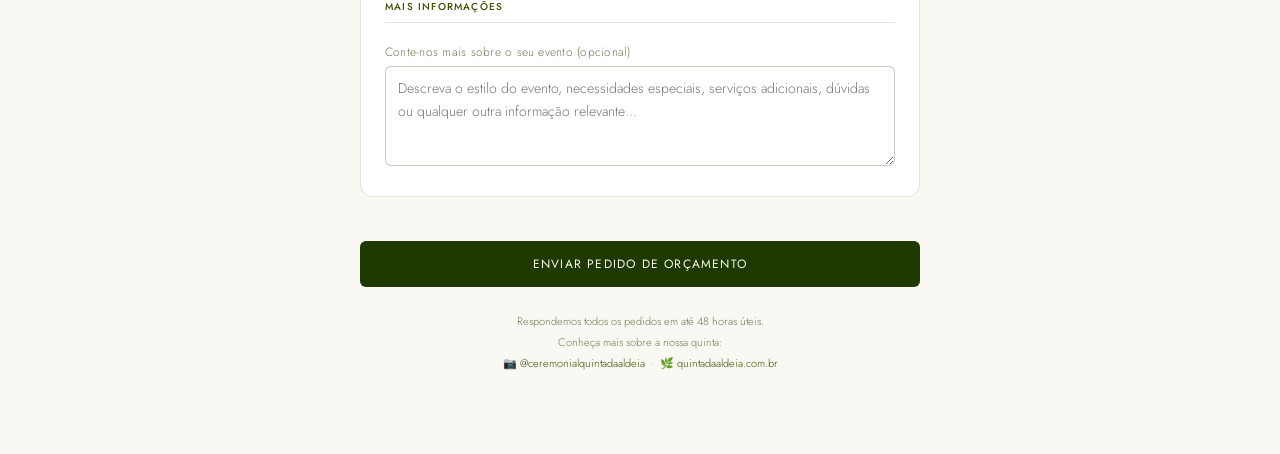
<file: quote-request.html>
<!DOCTYPE html>
<html lang="pt-BR">
<head>
  <meta charset="UTF-8"/>
  <meta name="viewport" content="width=device-width,initial-scale=1.0"/>
  <title>Quinta da Aldeia — Pedido de Orçamento</title>
  <link href="https://fonts.googleapis.com/css2?family=Cormorant+Garamond:ital,wght@0,300;0,400;0,500;1,300;1,400&family=Jost:wght@300;400;500&display=swap" rel="stylesheet">
  <style>
    *,*::before,*::after{box-sizing:border-box;margin:0;padding:0}
    :root{
      --ink:#1e3a00;--ink2:#3c5000;--ink3:#6b7a50;
      --cream:#faf8f3;--cream2:#f0ece0;--cream3:#e4dece;
      --border:rgba(30,58,0,0.13);--border2:rgba(30,58,0,0.25);
      --red:#8a2020;--radius:6px;--radius-lg:12px;
    }
    body{font-family:'Jost',sans-serif;background:var(--cream);color:var(--ink);min-height:100vh;font-weight:300}

    .header{background:var(--ink);padding:0 1.5rem;height:58px;display:flex;align-items:center;justify-content:space-between}
    .header-brand{display:flex;align-items:center;gap:10px}
    .header img{height:38px;width:auto}
    .header-name{font-family:'Cormorant Garamond',serif;font-size:17px;color:#fff;letter-spacing:0.05em}
    .header-links{display:flex;gap:16px}
    .header-links a{font-size:11px;letter-spacing:0.07em;text-transform:uppercase;color:rgba(255,255,255,0.6);text-decoration:none;transition:color 0.15s}
    .header-links a:hover{color:#fff}

    .wrap{max-width:600px;margin:0 auto;padding:2.5rem 1.25rem 5rem}

    .intro{text-align:center;margin-bottom:2.5rem}
    .intro h1{font-family:'Cormorant Garamond',serif;font-size:30px;font-weight:300;color:var(--ink);letter-spacing:0.02em;margin-bottom:8px}
    .divider{width:40px;height:1px;background:var(--ink2);margin:12px auto}
    .intro p{font-size:13px;color:var(--ink3);line-height:1.8;max-width:440px;margin:0 auto}

    .section{background:#fff;border:1px solid var(--border);border-radius:var(--radius-lg);padding:1.5rem;margin-bottom:1.25rem}
    .section-title{font-size:10px;letter-spacing:0.12em;text-transform:uppercase;color:var(--ink2);margin-bottom:1.25rem;padding-bottom:8px;border-bottom:1px solid var(--border);font-weight:500}

    .fg{margin-bottom:1rem}
    .fg:last-child{margin-bottom:0}
    .fg label{display:block;font-size:12px;color:var(--ink3);margin-bottom:5px;letter-spacing:0.02em}
    .fg input,.fg select,.fg textarea{width:100%;padding:10px 12px;border:1px solid var(--border2);border-radius:var(--radius);background:#fff;color:var(--ink);font-family:'Jost',sans-serif;font-size:14px;font-weight:300;transition:border-color 0.15s;-webkit-appearance:none}
    .fg input:focus,.fg select:focus,.fg textarea:focus{outline:none;border-color:var(--ink)}
    .fg textarea{resize:vertical;min-height:100px;line-height:1.6}
    .fg .hint{font-size:11px;color:var(--ink3);margin-top:4px;line-height:1.5}
    .two-col{display:grid;grid-template-columns:1fr 1fr;gap:12px}
    @media(max-width:460px){.two-col{grid-template-columns:1fr}}

    /* EVENT TYPE PILLS */
    .type-grid{display:grid;grid-template-columns:repeat(3,1fr);gap:8px}
    @media(max-width:400px){.type-grid{grid-template-columns:repeat(2,1fr)}}
    .type-opt{border:1px solid var(--border2);border-radius:var(--radius);padding:12px 8px;text-align:center;cursor:pointer;transition:all 0.15s}
    .type-opt:hover{border-color:var(--ink2);background:var(--cream2)}
    .type-opt.selected{border-color:var(--ink);background:var(--cream2);box-shadow:0 0 0 1px var(--ink)}
    .type-icon{font-size:20px;margin-bottom:5px}
    .type-label{font-size:12px;color:var(--ink2);line-height:1.3;font-weight:400}
    .type-opt.selected .type-label{color:var(--ink);font-weight:500}

    /* GUESTS */
    .guests-grid{display:grid;grid-template-columns:repeat(3,1fr);gap:8px}
    .guest-opt{border:1px solid var(--border2);border-radius:var(--radius);padding:10px 6px;text-align:center;cursor:pointer;font-size:13px;color:var(--ink2);transition:all 0.15s}
    .guest-opt:hover{border-color:var(--ink2);background:var(--cream2)}
    .guest-opt.selected{border-color:var(--ink);background:var(--cream2);font-weight:500;color:var(--ink)}

    /* SERVICES CHECKBOXES */
    .service-grid{display:flex;flex-direction:column;gap:8px}
    .service-opt{display:flex;align-items:flex-start;gap:10px;padding:10px 12px;border:1px solid var(--border);border-radius:var(--radius);cursor:pointer;transition:border-color 0.15s;user-select:none}
    .service-opt:hover{border-color:var(--ink2);background:var(--cream2)}
    .service-opt input{width:16px;height:16px;accent-color:var(--ink);cursor:pointer;flex-shrink:0;margin-top:1px}
    .service-opt-body{flex:1}
    .service-name{font-size:13px;color:var(--ink);font-weight:400}
    .service-tag{display:inline-block;font-size:10px;letter-spacing:0.05em;text-transform:uppercase;padding:2px 7px;border-radius:20px;margin-left:6px;background:var(--cream2);color:var(--ink3);border:0.5px solid var(--border2)}
    .service-tag.free{background:#eaf3de;color:#1e3a00;border-color:#c0dd97}

    /* HOSPEDAGEM TOGGLE */
    .hosp-toggle{background:var(--cream2);border-radius:var(--radius);padding:1rem 1.25rem;margin-top:1rem;display:none}
    .hosp-toggle.show{display:block}

    /* ERROR */
    .err{font-size:11px;color:var(--red);margin-top:5px;display:none}

    /* SUBMIT */
    .submit-btn{width:100%;padding:14px;background:var(--ink);color:var(--cream);border:none;border-radius:var(--radius);font-family:'Jost',sans-serif;font-size:12px;letter-spacing:0.1em;text-transform:uppercase;cursor:pointer;transition:background 0.15s;margin-top:1.5rem}
    .submit-btn:hover{background:var(--ink2)}
    .submit-btn:disabled{opacity:0.6;cursor:not-allowed}

    /* SUCCESS */
    .success{display:none;text-align:center;padding:3rem 1rem}
    .success-icon{font-size:40px;margin-bottom:16px}
    .success h2{font-family:'Cormorant Garamond',serif;font-size:28px;font-weight:300;color:var(--ink);margin-bottom:10px}
    .success p{font-size:13px;color:var(--ink3);line-height:1.8;max-width:400px;margin:0 auto}
    .success-detail{background:#eaf3de;border-radius:var(--radius-lg);padding:1.25rem 1.5rem;margin-top:1.5rem;font-size:13px;color:#1e3a00;text-align:left;line-height:2}

    .footer{text-align:center;margin-top:2rem;font-size:11px;color:var(--ink3);line-height:1.9}
    .footer a{color:var(--ink2);text-decoration:none}
    .footer a:hover{text-decoration:underline}

    /* spinner */
    @keyframes spin{to{transform:rotate(360deg)}}
    .spinner{display:inline-block;width:14px;height:14px;border:2px solid rgba(250,248,243,0.4);border-top-color:#fff;border-radius:50%;animation:spin 0.7s linear infinite;vertical-align:middle;margin-right:6px}
  </style>
</head>
<body>

<div class="header">
  <div class="header-brand">
    <img src="logo.png" alt="Quinta da Aldeia" onerror="this.style.display='none'">
    <span class="header-name">Quinta da Aldeia</span>
  </div>
  <div class="header-links">
    <a href="https://www.instagram.com/quintadaaldeia/" target="_blank">Instagram</a>
    <a href="https://fcbasto-a11y.github.io/quinta-da-aldeia-suite" target="_blank">Site</a>
  </div>
</div>

<div class="wrap">
  <div class="intro">
    <h1>Pedido de Orçamento</h1>
    <div class="divider"></div>
    <p>Preencha o formulário abaixo com os detalhes do seu evento. Entraremos em contacto em até <strong>48 horas</strong> com uma proposta personalizada.</p>
  </div>

  <div id="the-form">

    <!-- TIPO DE EVENTO -->
    <div class="section">
      <div class="section-title">Tipo de evento *</div>
      <div class="type-grid" id="type-grid">
        <div class="type-opt" onclick="selType(this,'Casamento')"><div class="type-icon">💍</div><div class="type-label">Casamento</div></div>
        <div class="type-opt" onclick="selType(this,'Aniversário')"><div class="type-icon">🎂</div><div class="type-label">Aniversário</div></div>
        <div class="type-opt" onclick="selType(this,'Festa Corporativa')"><div class="type-icon">🏢</div><div class="type-label">Festa Corporativa</div></div>
        <div class="type-opt" onclick="selType(this,'Bodas')"><div class="type-icon">🌸</div><div class="type-label">Bodas</div></div>
        <div class="type-opt" onclick="selType(this,'Hospedagem')"><div class="type-icon">🛏️</div><div class="type-label">Hospedagem</div></div>
        <div class="type-opt" onclick="selType(this,'Outro')"><div class="type-icon">✨</div><div class="type-label">Outro</div></div>
      </div>
      <input type="hidden" id="f-tipo">
      <div class="err" id="e-tipo" style="margin-top:8px">Por favor selecione o tipo de evento</div>
    </div>

    <!-- DATAS -->
    <div class="section">
      <div class="section-title">Datas</div>
      <div class="two-col">
        <div class="fg">
          <label>Data preferida *</label>
          <input type="date" id="f-data">
          <div class="err" id="e-data">Por favor selecione uma data</div>
        </div>
        <div class="fg">
          <label>Data alternativa</label>
          <input type="date" id="f-data2">
          <div class="hint">Caso a data preferida não esteja disponível</div>
        </div>
      </div>
    </div>

    <!-- CONVIDADOS -->
    <div class="section">
      <div class="section-title">Número de convidados *</div>
      <div class="guests-grid">
        <div class="guest-opt" onclick="selGuests(this,'Até 30')">Até 30</div>
        <div class="guest-opt" onclick="selGuests(this,'31 – 60')">31 – 60</div>
        <div class="guest-opt" onclick="selGuests(this,'61 – 100')">61 – 100</div>
        <div class="guest-opt" onclick="selGuests(this,'101 – 150')">101 – 150</div>
        <div class="guest-opt" onclick="selGuests(this,'151 – 200')">151 – 200</div>
        <div class="guest-opt" onclick="selGuests(this,'Mais de 200')">+ 200</div>
      </div>
      <input type="hidden" id="f-convidados">
      <div class="err" id="e-convidados" style="margin-top:8px">Por favor selecione o número de convidados</div>
    </div>

    <!-- SERVIÇOS -->
    <div class="section">
      <div class="section-title">Serviços desejados</div>
      <div class="service-grid">
        <label class="service-opt">
          <input type="checkbox" name="servico" value="Hospedagem" onchange="toggleHospedagem(this)">
          <div class="service-opt-body"><span class="service-name">Hospedagem</span></div>
        </label>
        <label class="service-opt">
          <input type="checkbox" name="servico" value="Aluguel do espaço">
          <div class="service-opt-body"><span class="service-name">Aluguel do espaço</span></div>
        </label>
        <label class="service-opt">
          <input type="checkbox" name="servico" value="Iluminação">
          <div class="service-opt-body"><span class="service-name">Iluminação</span></div>
        </label>
        <label class="service-opt">
          <input type="checkbox" name="servico" value="Ensaio fotográfico">
          <div class="service-opt-body">
            <span class="service-name">Acesso para ensaio fotográfico</span>
            <span class="service-tag free">Grátis</span>
          </div>
        </label>
        <label class="service-opt">
          <input type="checkbox" name="servico" value="Assessoria inicial">
          <div class="service-opt-body">
            <span class="service-name">Assessoria para organização inicial e orçamento</span>
            <span class="service-tag free">Grátis</span>
          </div>
        </label>
      </div>

      <!-- Hospedagem sub-field -->
      <div class="hosp-toggle" id="hosp-toggle">
        <div class="fg" style="margin-bottom:0">
          <label>Número de hóspedes</label>
          <input type="number" id="f-hospedes" min="1" max="50" placeholder="Ex: 8">
          <div class="hint">Informe quantas pessoas precisam de hospedagem</div>
        </div>
      </div>
    </div>

    <!-- SEUS DADOS -->
    <div class="section">
      <div class="section-title">Seus dados *</div>
      <div class="fg">
        <label>Nome completo *</label>
        <input type="text" id="f-nome" placeholder="Ana Silva">
        <div class="err" id="e-nome">Por favor insira o seu nome</div>
      </div>
      <div class="two-col">
        <div class="fg">
          <label>Telefone / WhatsApp *</label>
          <input type="tel" id="f-tel" placeholder="(00) 9 0000-0000">
          <div class="err" id="e-tel">Por favor insira o seu telefone</div>
        </div>
        <div class="fg">
          <label>E-mail *</label>
          <input type="email" id="f-email" placeholder="ana@email.com">
          <div class="err" id="e-email">E-mail inválido</div>
        </div>
      </div>
    </div>

    <!-- OBSERVAÇÕES -->
    <div class="section">
      <div class="section-title">Mais informações</div>
      <div class="fg" style="margin-bottom:0">
        <label>Conte-nos mais sobre o seu evento (opcional)</label>
        <textarea id="f-obs" placeholder="Descreva o estilo do evento, necessidades especiais, serviços adicionais, dúvidas ou qualquer outra informação relevante…"></textarea>
      </div>
    </div>

    <button class="submit-btn" id="submit-btn" onclick="submitForm()">
      Enviar pedido de orçamento
    </button>

    <div class="footer" style="margin-top:1.5rem">
      Respondemos todos os pedidos em até 48 horas úteis.<br>
      Conheça mais sobre a nossa quinta:<br>
      <a href="https://www.instagram.com/quintadaaldeia/" target="_blank">📷 @ceremonialquintadaaldeia</a>
      &nbsp;·&nbsp;
      <a href="https://fcbasto-a11y.github.io/quinta-da-aldeia-suite" target="_blank">🌿 quintadaaldeia.com.br</a>
    </div>
  </div>

  <!-- SUCCESS -->
  <div class="success" id="success-state">
    <div class="success-icon">✦</div>
    <h2>Pedido enviado!</h2>
    <div class="divider"></div>
    <p>Obrigado pelo seu interesse na Quinta da Aldeia. Entraremos em contacto em até <strong>48 horas</strong> com uma proposta personalizada.</p>
    <div class="success-detail" id="success-detail"></div>
    <div style="margin-top:2rem">
      <p style="font-size:12px;color:var(--ink3)">Enquanto isso, conheça mais sobre a nossa quinta:</p>
      <div style="display:flex;justify-content:center;gap:16px;margin-top:10px;flex-wrap:wrap">
        <a href="https://www.instagram.com/quintadaaldeia/" target="_blank" style="font-size:13px;color:var(--ink2);text-decoration:none">📷 Instagram</a>
        <a href="https://fcbasto-a11y.github.io/quinta-da-aldeia-suite" target="_blank" style="font-size:13px;color:var(--ink2);text-decoration:none">🌿 Site oficial</a>
      </div>
    </div>
  </div>
</div>

<script src="config.js" onerror="window.SCRIPT_URL=window.SCRIPT_URL||''"></script>
<script>
var selTipo = '', selConvidados = '';

function selType(el, val) {
  document.querySelectorAll('.type-opt').forEach(o => o.classList.remove('selected'));
  el.classList.add('selected');
  selTipo = val;
  document.getElementById('f-tipo').value = val;
  document.getElementById('e-tipo').style.display = 'none';
}

function selGuests(el, val) {
  document.querySelectorAll('.guest-opt').forEach(o => o.classList.remove('selected'));
  el.classList.add('selected');
  selConvidados = val;
  document.getElementById('f-convidados').value = val;
  document.getElementById('e-convidados').style.display = 'none';
}

function toggleHospedagem(cb) {
  document.getElementById('hosp-toggle').classList.toggle('show', cb.checked);
  if (!cb.checked) document.getElementById('f-hospedes').value = '';
}

function getServicos() {
  return Array.from(document.querySelectorAll('input[name="servico"]:checked'))
    .map(cb => cb.value).join(', ');
}

function showErr(id, show) {
  document.getElementById(id).style.display = show ? 'block' : 'none';
}

function submitForm() {
  var nome    = document.getElementById('f-nome').value.trim();
  var tel     = document.getElementById('f-tel').value.trim();
  var email   = document.getElementById('f-email').value.trim();
  var data    = document.getElementById('f-data').value;
  var valid   = true;

  showErr('e-nome',       !nome);          if (!nome)            valid = false;
  showErr('e-tel',        !tel);           if (!tel)             valid = false;
  showErr('e-email',      !email || !email.includes('@'));
  if (!email || !email.includes('@'))      valid = false;
  showErr('e-tipo',       !selTipo);       if (!selTipo)         valid = false;
  showErr('e-data',       !data);          if (!data)            valid = false;
  showErr('e-convidados', !selConvidados); if (!selConvidados)   valid = false;

  if (!valid) {
    document.querySelector('.err[style*="block"]')
      ?.closest('.section, .submit-wrap')
      ?.scrollIntoView({ behavior: 'smooth', block: 'center' });
    return;
  }

  var btn = document.getElementById('submit-btn');
  btn.disabled = true;
  btn.innerHTML = '<span class="spinner"></span>Enviando…';

  var payload = {
    id:          'qr_' + Date.now(),
    submitted_at: new Date().toISOString(),
    tipo:        selTipo,
    data_pref:   data,
    data_alt:    document.getElementById('f-data2').value,
    convidados:  selConvidados,
    servicos:    getServicos(),
    hospedes:    document.getElementById('f-hospedes').value || '',
    nome:        nome,
    telefone:    tel,
    email:       email,
    obs:         document.getElementById('f-obs').value.trim(),
    sheet:       'quoteRequests'
  };

  // Submit to Apps Script using no-cors (required for Google Apps Script from browser)
  if (window.SCRIPT_URL && window.SCRIPT_URL !== 'YOUR_APPS_SCRIPT_URL_HERE') {
    try {
      var params = new URLSearchParams(Object.assign({ action: 'submitQuote' }, payload));
      fetch(window.SCRIPT_URL + '?' + params.toString(), { method: 'GET', mode: 'no-cors' }).catch(function(){});
    } catch(e) {
      console.warn('Submission error:', e);
    }
  }

  // Show success
  document.getElementById('the-form').style.display = 'none';
  document.getElementById('success-state').style.display = 'block';

  var fmtDate = function(d) {
    if (!d) return '—';
    var parts = d.split('-');
    return parts[2] + '/' + parts[1] + '/' + parts[0];
  };

  document.getElementById('success-detail').innerHTML =
    '<strong>Resumo do seu pedido:</strong><br>' +
    '📅 Data preferida: ' + fmtDate(data) + (payload.data_alt ? ' &nbsp;·&nbsp; Alternativa: ' + fmtDate(payload.data_alt) : '') + '<br>' +
    '🎉 Tipo de evento: ' + selTipo + '<br>' +
    '👥 Convidados: ' + selConvidados + '<br>' +
    (payload.servicos ? '✅ Serviços: ' + payload.servicos + '<br>' : '') +
    '📧 Confirmação será enviada para: ' + email;

  window.scrollTo({ top: 0, behavior: 'smooth' });
}
</script>
</body>
</html>
</file>
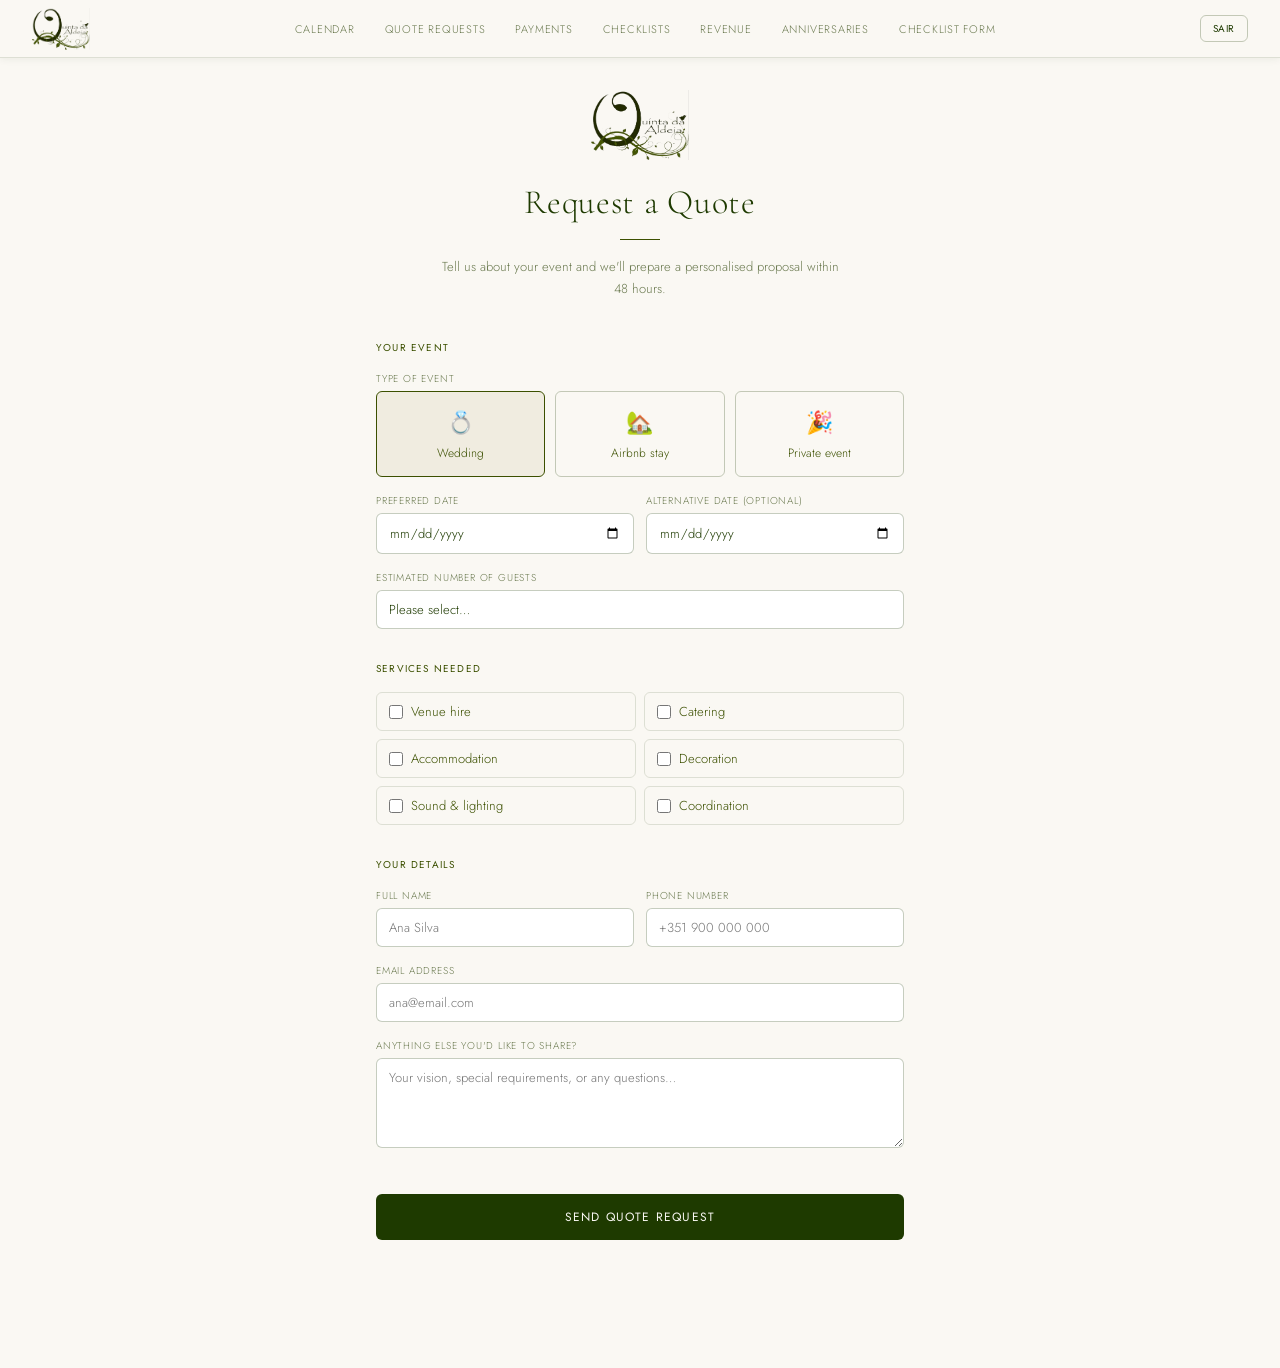
<file: quote.html>
<!DOCTYPE html>
<html lang="en">
<head>
  <meta charset="UTF-8"/>
  <meta name="viewport" content="width=device-width,initial-scale=1.0"/>
  <title>Quinta da Aldeia — Request a Quote</title>
  <link rel="stylesheet" href="style.css"/>
  <style>
    body { background:var(--cream); }
    .quote-wrap { max-width:560px; margin:0 auto; padding:2rem 1rem 4rem; }
    .qheader { text-align:center; margin-bottom:2.5rem; }
    .qheader .mono { font-size:11px; letter-spacing:0.15em; text-transform:uppercase; color:var(--ink3); margin-bottom:10px; }
    .qheader h1 { font-family:'Cormorant Garamond',serif; font-size:34px; font-weight:300; color:var(--ink); letter-spacing:0.02em; margin-bottom:10px; }
    .qheader p { font-size:13px; color:var(--ink3); line-height:1.7; max-width:400px; margin:0 auto; }
    .divider { width:40px; height:1px; background:var(--gold); margin:16px auto; }
    .form-section { margin-bottom:2rem; }
    .form-section-title { font-size:10px; letter-spacing:0.12em; text-transform:uppercase; color:var(--gold); margin-bottom:1rem; font-weight:400; }
    .type-grid { display:grid; grid-template-columns:repeat(3,1fr); gap:10px; margin-bottom:1rem; }
    .type-opt { border:1px solid var(--border2); border-radius:var(--radius); padding:14px 8px; text-align:center; cursor:pointer; transition:all 0.15s; }
    .type-opt:hover { border-color:var(--gold); background:var(--cream2); }
    .type-opt.selected { border-color:var(--gold); background:var(--cream2); }
    .type-icon { font-size:22px; margin-bottom:6px; }
    .type-label { font-size:12px; color:var(--ink2); }
    .extras { display:grid; grid-template-columns:1fr 1fr; gap:8px; }
    .extra { display:flex; align-items:center; gap:8px; padding:9px 12px; border:1px solid var(--border); border-radius:var(--radius); cursor:pointer; font-size:13px; font-weight:300; color:var(--ink2); transition:border-color 0.15s; }
    .extra:hover { border-color:var(--gold); }
    .extra input { accent-color:var(--gold); width:14px; height:14px; }
    .submit-btn { width:100%; padding:14px; background:var(--ink); color:var(--cream); border:none; border-radius:var(--radius); font-family:'Jost',sans-serif; font-size:12px; letter-spacing:0.1em; text-transform:uppercase; cursor:pointer; margin-top:0.5rem; transition:background 0.15s; }
    .submit-btn:hover { background:#2e2b26; }
    .err { font-size:11px; color:var(--red); margin-top:4px; display:none; }
    .success { display:none; text-align:center; padding:3rem 1rem; }
    .success-icon { font-size:36px; margin-bottom:16px; }
    .success h2 { font-family:'Cormorant Garamond',serif; font-size:26px; font-weight:300; color:var(--ink); margin-bottom:10px; }
    .success p { font-size:13px; color:var(--ink3); line-height:1.7; }
  </style>
</head>
<body>
<div id="nav-placeholder"></div>
<div class="quote-wrap">
  <div class="qheader">
    <img src="logo.png" alt="Quinta da Aldeia" style="height:70px;width:auto;margin-bottom:1rem">
    <h1>Request a Quote</h1>
    <div class="divider"></div>
    <p>Tell us about your event and we'll prepare a personalised proposal within 48 hours.</p>
  </div>

  <div id="the-form">
    <div class="form-section">
      <div class="form-section-title">Your event</div>
      <div class="fg">
        <label>Type of event</label>
        <div class="type-grid">
          <div class="type-opt selected" onclick="selType(this,'Wedding')"><div class="type-icon">💍</div><div class="type-label">Wedding</div></div>
          <div class="type-opt" onclick="selType(this,'Airbnb stay')"><div class="type-icon">🏡</div><div class="type-label">Airbnb stay</div></div>
          <div class="type-opt" onclick="selType(this,'Private event')"><div class="type-icon">🎉</div><div class="type-label">Private event</div></div>
        </div>
        <input type="hidden" id="f-type" value="Wedding">
      </div>
      <div class="two-col">
        <div class="fg"><label>Preferred date</label><input type="date" id="f-date"><div class="err" id="e-date">Please select a date</div></div>
        <div class="fg"><label>Alternative date (optional)</label><input type="date" id="f-date2"></div>
      </div>
      <div class="fg">
        <label>Estimated number of guests</label>
        <select id="f-guests"><option value="">Please select…</option><option>Up to 20</option><option>21–50</option><option>51–100</option><option>101–150</option><option>151–200</option><option>200+</option></select>
        <div class="err" id="e-guests">Please select a guest count</div>
      </div>
    </div>

    <div class="form-section">
      <div class="form-section-title">Services needed</div>
      <div class="extras">
        <label class="extra"><input type="checkbox" value="Venue hire"> Venue hire</label>
        <label class="extra"><input type="checkbox" value="Catering"> Catering</label>
        <label class="extra"><input type="checkbox" value="Accommodation"> Accommodation</label>
        <label class="extra"><input type="checkbox" value="Decoration"> Decoration</label>
        <label class="extra"><input type="checkbox" value="Sound & lighting"> Sound & lighting</label>
        <label class="extra"><input type="checkbox" value="Coordination"> Coordination</label>
      </div>
    </div>

    <div class="form-section">
      <div class="form-section-title">Your details</div>
      <div class="two-col">
        <div class="fg"><label>Full name</label><input type="text" id="f-name" placeholder="Ana Silva"><div class="err" id="e-name">Please enter your name</div></div>
        <div class="fg"><label>Phone number</label><input type="tel" id="f-phone" placeholder="+351 900 000 000"></div>
      </div>
      <div class="fg"><label>Email address</label><input type="email" id="f-email" placeholder="ana@email.com"><div class="err" id="e-email">Please enter a valid email</div></div>
      <div class="fg"><label>Anything else you'd like to share?</label><textarea id="f-notes" placeholder="Your vision, special requirements, or any questions…"></textarea></div>
    </div>

    <button class="submit-btn" onclick="submitForm()">Send quote request</button>
  </div>

  <div class="success" id="success">
    <div class="success-icon">✦</div>
    <h2>Thank you for your enquiry</h2>
    <div class="divider"></div>
    <p>The Quinta da Aldeia team will be in touch within 48 hours with availability and a personalised proposal.</p>
  </div>
</div>

<script>
function selType(el,val){
  document.querySelectorAll('.type-opt').forEach(o=>o.classList.remove('selected'));
  el.classList.add('selected');
  document.getElementById('f-type').value=val;
}

function submitForm(){
  const name=document.getElementById('f-name').value.trim();
  const email=document.getElementById('f-email').value.trim();
  const date=document.getElementById('f-date').value;
  const guests=document.getElementById('f-guests').value;
  document.getElementById('e-name').style.display=!name?'block':'none';
  document.getElementById('e-email').style.display=(!email||!email.includes('@'))?'block':'none';
  document.getElementById('e-date').style.display=!date?'block':'none';
  document.getElementById('e-guests').style.display=!guests?'block':'none';
  if(!name||!email||!email.includes('@')||!date||!guests) return;
  document.getElementById('the-form').style.display='none';
  document.getElementById('success').style.display='block';
}
</script>
<script src="nav.js"></script><script>renderNav("quote");</script>
</body>
</html>
</file>
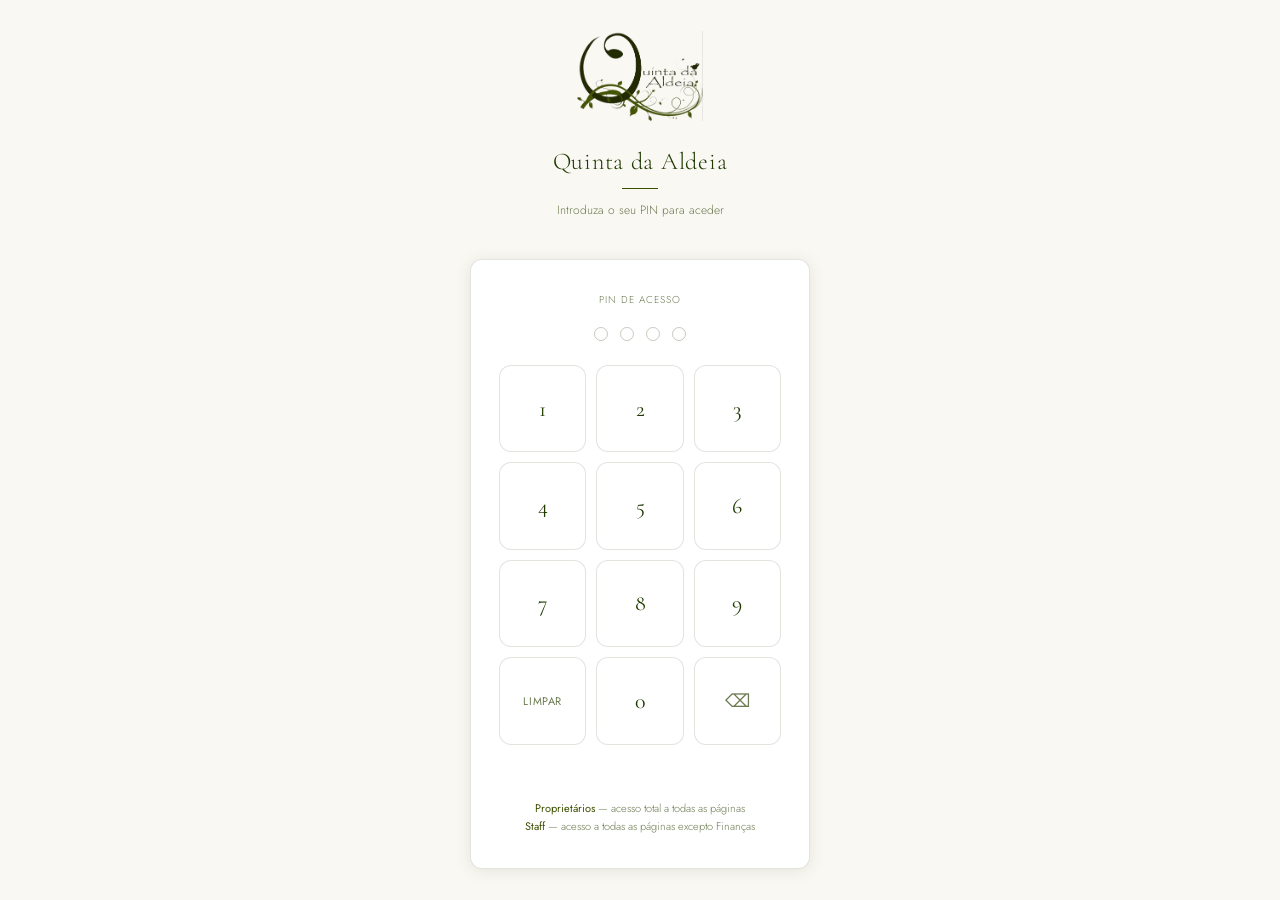
<file: quotes.html>
<!DOCTYPE html>
<html lang="en">
<head>
  <meta charset="UTF-8"/><meta name="viewport" content="width=device-width,initial-scale=1.0"/>
  <title>Quinta da Aldeia — Quote Requests</title>
  <link rel="stylesheet" href="style.css"/>
  <style>
    .filters{display:flex;gap:6px;margin-bottom:1.25rem;flex-wrap:wrap}
    .fb{font-size:11px;letter-spacing:0.06em;text-transform:uppercase;padding:5px 14px;border-radius:20px;border:1px solid var(--border2);background:transparent;color:var(--ink3);cursor:pointer;transition:all 0.15s}
    .fb.active{background:var(--ink);color:var(--cream);border-color:var(--ink)}
    .qcard{background:#fff;border:1px solid var(--border);border-radius:var(--radius-lg);padding:1.1rem 1.25rem;margin-bottom:10px;transition:border-color 0.15s,box-shadow 0.15s}
    .qcard:hover{border-color:var(--border2);box-shadow:var(--shadow)}
    .qcard-top{display:flex;align-items:flex-start;justify-content:space-between;gap:10px;flex-wrap:wrap}
    .qcard-left{flex:1;min-width:0;cursor:pointer}
    .qcard-name{font-size:15px;font-weight:400;color:var(--ink)}
    .qcard-date{font-size:11px;color:var(--ink3);margin-top:3px}
    .qcard-right{display:flex;align-items:center;gap:8px;flex-shrink:0}
    .qcard-chips{display:flex;gap:6px;flex-wrap:wrap;margin-top:10px;cursor:pointer}
    .chip{font-size:11px;padding:3px 10px;border-radius:20px;border:0.5px solid var(--border);color:var(--ink2);background:var(--cream2);white-space:nowrap}
    .chip-event{background:var(--green-bg);border-color:#c0dd97;color:var(--green)}
    /* Inline status select */
    .status-inline{font-size:11px;letter-spacing:0.04em;text-transform:uppercase;padding:4px 10px;border-radius:20px;border:0.5px solid var(--border2);background:var(--cream2);color:var(--ink2);cursor:pointer;font-family:'Jost',sans-serif;-webkit-appearance:none;appearance:none;min-width:130px}
    .status-inline.st-novo{background:#e6f0fb;color:#185fa5;border-color:#b5d4f4}
    .status-inline.st-review{background:var(--amber-bg);color:var(--amber);border-color:#f5c97e}
    .status-inline.st-sent{background:var(--green-bg);color:var(--green);border-color:#c0dd97}
    .status-inline.st-closed{background:var(--cream2);color:var(--ink3);border-color:var(--border2)}
    .status-inline.st-lost{background:var(--red-bg);color:var(--red);border-color:#f7c1c1}
    .new-dot{width:8px;height:8px;border-radius:50%;background:#185fa5;flex-shrink:0;margin-top:6px}
    .stat-row{display:flex;gap:8px;margin-bottom:1.5rem;flex-wrap:wrap}
    .stat-pill{font-size:12px;padding:5px 14px;border-radius:20px;background:var(--cream2);color:var(--ink2);border:1px solid var(--border)}
    .stat-pill strong{color:var(--ink)}
    .demo-bar{background:#fffbea;border:1px solid #c8b840;border-radius:var(--radius);padding:10px 16px;margin-bottom:1rem;font-size:12px;color:#7a6800;display:none}
    .loading-overlay{display:none;position:fixed;inset:0;background:rgba(250,248,243,0.8);z-index:300;align-items:center;justify-content:center;font-size:14px;color:var(--ink3)}
    .loading-overlay.show{display:flex}
    /* Detail modal */
    .detail-section{margin-bottom:1.25rem;padding-bottom:1.25rem;border-bottom:1px solid var(--border)}
    .detail-section:last-child{border-bottom:none;margin-bottom:0;padding-bottom:0}
    .detail-section-title{font-size:10px;letter-spacing:0.1em;text-transform:uppercase;color:var(--ink3);margin-bottom:0.75rem}
    .detail-row{display:flex;justify-content:space-between;align-items:flex-start;padding:5px 0;font-size:13px;gap:12px}
    .dl{color:var(--ink3);flex-shrink:0;width:110px}
    .dv{color:var(--ink);font-weight:400;text-align:right;flex:1}
    /* Quote builder */
    .qb-row{display:grid;grid-template-columns:1fr 120px 32px;gap:8px;align-items:center;margin-bottom:6px}
    .qb-row input{padding:7px 10px;border:1px solid var(--border2);border-radius:var(--radius);background:#fff;color:var(--ink);font-family:'Jost',sans-serif;font-size:13px;width:100%}
    .qb-row input[type=number]{text-align:right}
    .qb-del{width:28px;height:28px;border-radius:var(--radius);border:1px solid var(--border2);background:transparent;color:var(--ink3);cursor:pointer;display:flex;align-items:center;justify-content:center;font-size:14px}
    .qb-del:hover{background:var(--red-bg);color:var(--red);border-color:var(--red)}
    .qb-total{display:flex;justify-content:space-between;align-items:center;padding:10px 0;border-top:1px solid var(--border);margin-top:8px;font-size:14px;font-weight:500}
    .qb-deposit{display:flex;justify-content:space-between;font-size:12px;color:var(--ink3);padding:4px 0}
    .add-line-btn{font-size:12px;color:var(--ink2);background:transparent;border:1px dashed var(--border2);border-radius:var(--radius);padding:6px 12px;cursor:pointer;width:100%;margin:6px 0}
    .add-line-btn:hover{background:var(--cream2)}
    .send-btns{display:flex;gap:8px;margin-top:1rem;flex-wrap:wrap}
    .wa-send-btn{display:flex;align-items:center;gap:6px;padding:9px 16px;border-radius:var(--radius);border:1px solid #25d366;background:#f0fdf4;color:#1a7a3a;font-size:12px;cursor:pointer;font-family:'Jost',sans-serif;text-decoration:none}
    .wa-send-btn:hover{background:#dcfce7}
    .email-send-btn{display:flex;align-items:center;gap:6px;padding:9px 16px;border-radius:var(--radius);border:1px solid var(--border2);background:#fff;color:var(--ink);font-size:12px;cursor:pointer;font-family:'Jost',sans-serif;text-decoration:none}
    .email-send-btn:hover{background:var(--cream2)}
    .qb-date-row{display:grid;grid-template-columns:1fr 1fr;gap:8px;margin-top:8px}
    .qb-date-row input{padding:7px 10px;border:1px solid var(--border2);border-radius:var(--radius);background:#fff;color:var(--ink);font-family:'Jost',sans-serif;font-size:12px;width:100%}
    .free-tag{font-size:10px;padding:1px 6px;border-radius:20px;background:var(--green-bg);color:var(--green);border:0.5px solid #c0dd97;margin-left:4px}
  </style>
</head>
<body>
<div id="nav-placeholder"></div>
<div class="loading-overlay" id="loader">Saving…</div>
<div class="page">
  <div class="demo-bar" id="demo-bar">⚙️ Demo mode — connect your Apps Script URL in config.js to see live data.</div>
  <div class="page-header">
    <div class="page-header-left"><h1>Quote Requests</h1><p>Submitted via the online quote form</p></div>
    <button class="btn btn-sm" onclick="load()">↺ Refresh</button>
  </div>
  <div class="stat-row" id="stat-row"></div>
  <div class="filters">
    <button class="fb active" onclick="setFilter('all',this)">All</button>
    <button class="fb" onclick="setFilter('Novo',this)">New</button>
    <button class="fb" onclick="setFilter('Em análise',this)">In review</button>
    <button class="fb" onclick="setFilter('Orçamento enviado',this)">Quote sent</button>
    <button class="fb" onclick="setFilter('Fechado',this)">Closed</button>
    <button class="fb" onclick="setFilter('Perdido',this)">Lost</button>
  </div>
  <div id="quotes-list"><div class="empty">Loading…</div></div>
</div>

<!-- DETAIL MODAL -->
<div class="modal-overlay" id="modal-detail">
  <div class="modal" style="width:500px">
    <h2 id="modal-name">Quote request</h2>
    <div class="detail-section">
      <div class="detail-section-title">Event details</div>
      <div id="modal-event"></div>
    </div>
    <div class="detail-section">
      <div class="detail-section-title">Contact details</div>
      <div id="modal-contact"></div>
    </div>
    <div class="detail-section" id="modal-obs-wrap" style="display:none">
      <div class="detail-section-title">Additional notes</div>
      <div id="modal-obs" style="font-size:13px;color:var(--ink2);line-height:1.7"></div>
    </div>
    <div class="detail-section">
      <div class="detail-section-title">Generate quote</div>
      <div id="quote-builder"></div>
    </div>
    <div class="modal-actions">
      <a id="wa-link" href="#" target="_blank" class="btn btn-sm" style="display:none">WhatsApp ↗</a>
      <a id="email-link" href="#" target="_blank" class="btn btn-sm" style="display:none">Email ↗</a>
      <button class="btn btn-dark btn-sm" onclick="closeModal()">Close</button>
    </div>
  </div>
</div>

<script src="auth.js"></script>
<script src="nav.js"></script>
<script src="config.js"></script>
<script src="shared.js"></script>
<script>
renderNav('quotes');

const ST_CLASS = {'Novo':'st-novo','Em análise':'st-review','Orçamento enviado':'st-sent','Fechado':'st-closed','Perdido':'st-lost'};
const ST_LABEL = {'Novo':'New','Em análise':'In review','Orçamento enviado':'Quote sent','Fechado':'Closed','Perdido':'Lost'};
const EV_ICON  = {'Casamento':'💍','Aniversário':'🎂','Festa Corporativa':'🏢','Bodas':'🌸','Hospedagem':'🛏️','Outro':'✨'};

let quotes=[], filter='all', viewingId=null;

const DEMO=[
  {id:'qr1',submitted_at:'2026-05-08 14:32',tipo:'Casamento',data_pref:'2026-09-20',data_alt:'2026-09-27',convidados:'101 – 150',servicos:'Aluguel do espaço, Iluminação, Ensaio fotográfico',hospedes:'',nome:'Ana & Pedro Costa',telefone:'(11) 9 8765-4321',email:'ana.costa@email.com',obs:'Queremos uma cerimônia ao ar livre.',status:'Novo'},
  {id:'qr2',submitted_at:'2026-05-07 09:15',tipo:'Aniversário',data_pref:'2026-07-12',data_alt:'',convidados:'61 – 100',servicos:'Aluguel do espaço, Iluminação',hospedes:'',nome:'Família Rodrigues',telefone:'(21) 9 9123-4567',email:'familia.rodrigues@email.com',obs:'',status:'Em análise'},
  {id:'qr3',submitted_at:'2026-05-05 16:48',tipo:'Festa Corporativa',data_pref:'2026-06-30',data_alt:'',convidados:'31 – 60',servicos:'Aluguel do espaço, Assessoria inicial',hospedes:'',nome:'Tech Solutions Ltda',telefone:'(11) 3456-7890',email:'eventos@techsolutions.com.br',obs:'Confraternização semestral.',status:'Orçamento enviado'},
];

async function load(){
  document.getElementById('quotes-list').innerHTML='<div class="empty">Loading…</div>';
  const res=await api('getAll','quoteRequests');
  if(res._demo||!res.rows||!res.rows.length){document.getElementById('demo-bar').style.display='block';quotes=DEMO;}
  else quotes=res.rows;
  quotes.sort((a,b)=>String(b.submitted_at).localeCompare(String(a.submitted_at)));
  renderStats();renderList();
}

function renderStats(){
  const counts={};quotes.forEach(q=>{counts[q.status]=(counts[q.status]||0)+1;});
  const novo=counts['Novo']||0;
  document.getElementById('stat-row').innerHTML=`
    <div class="stat-pill">Total: <strong>${quotes.length}</strong></div>
    <div class="stat-pill" style="${novo>0?'background:#e6f0fb;border-color:#b5d4f4;color:#185fa5':''}">New: <strong>${novo}</strong></div>
    <div class="stat-pill">In review: <strong>${counts['Em análise']||0}</strong></div>
    <div class="stat-pill">Quote sent: <strong>${counts['Orçamento enviado']||0}</strong></div>
    <div class="stat-pill">Closed: <strong>${counts['Fechado']||0}</strong></div>`;
}

function renderList(){
  let list=[...quotes];
  if(filter!=='all') list=list.filter(q=>q.status===filter);
  const el=document.getElementById('quotes-list');
  if(!list.length){el.innerHTML='<div class="empty">No quote requests found</div>';return;}
  el.innerHTML=list.map(q=>{
    const icon=EV_ICON[q.tipo]||'✨';
    const isNew=q.status==='Novo';
    const stClass=ST_CLASS[q.status]||'st-novo';
    const chips=(q.servicos||'').split(',').map(s=>s.trim()).filter(Boolean);
    return `<div class="qcard" id="qcard-${q.id}">
      <div class="qcard-top">
        <div style="display:flex;gap:8px;align-items:flex-start;flex:1;min-width:0">
          ${isNew?'<div class="new-dot" title="New"></div>':'<div style="width:8px;flex-shrink:0"></div>'}
          <div class="qcard-left" data-qid="${q.id}" style="cursor:pointer">
            <div class="qcard-name">${icon} ${q.nome||'—'}</div>
            <div class="qcard-date">Submitted ${fmtDT(q.submitted_at)}</div>
          </div>
        </div>
        <select class="status-inline ${stClass}" onchange="changeStatus('${q.id}',this)" onclick="event.stopPropagation()">
          <option value="Novo"              ${q.status==='Novo'?'selected':''}>New</option>
          <option value="Em análise"        ${q.status==='Em análise'?'selected':''}>In review</option>
          <option value="Orçamento enviado" ${q.status==='Orçamento enviado'?'selected':''}>Quote sent</option>
          <option value="Fechado"           ${q.status==='Fechado'?'selected':''}>Closed</option>
          <option value="Perdido"           ${q.status==='Perdido'?'selected':''}>Lost</option>
        </select>
      </div>
      <div class="qcard-chips" data-qid="${q.id}" style="cursor:pointer">
        ${q.tipo?`<span class="chip chip-event">${q.tipo}</span>`:''}
        ${q.data_pref?`<span class="chip">📅 ${fmtD(q.data_pref)}</span>`:''}
        ${q.convidados?`<span class="chip">👥 ${q.convidados}</span>`:''}
        ${chips.map(s=>`<span class="chip">${s}</span>`).join('')}
        ${q.hospedes?`<span class="chip">🛏️ ${q.hospedes} hóspedes</span>`:''}
      </div>
    </div>`;
  }).join('');
}

async function changeStatus(id, sel){
  const status=sel.value;
  sel.className='status-inline '+(ST_CLASS[status]||'st-novo');
  document.getElementById('loader').classList.add('show');
  await api('update','quoteRequests',{id,status});
  quotes=quotes.map(q=>String(q.id)===String(id)?{...q,status}:q);
  renderStats();
  document.getElementById('loader').classList.remove('show');
}

// Line items for quote builder
let lineItems=[];

function viewQuote(id){
  viewingId=id;
  const q=quotes.find(x=>String(x.id)===String(id));
  if(!q)return;
  document.getElementById('modal-name').textContent=q.nome||'Quote request';

  // Event details
  document.getElementById('modal-event').innerHTML=[
    drow('Event type',(EV_ICON[q.tipo]||'✨')+' '+(q.tipo||'—')),
    drow('Preferred date',fmtD(q.data_pref)),
    q.data_alt?drow('Alternative',fmtD(q.data_alt)):'',
    drow('Guests',q.convidados||'—'),
    q.hospedes?drow('Hóspedes',q.hospedes):'',
    drowServices(q.servicos),
  ].filter(Boolean).join('');

  // Contact
  document.getElementById('modal-contact').innerHTML=[
    drow('Name',q.nome||'—'),
    drow('Phone',q.telefone||'—'),
    drow('Email',q.email||'—'),
  ].join('');

  // Obs
  const obsWrap=document.getElementById('modal-obs-wrap');
  if(q.obs){obsWrap.style.display='block';document.getElementById('modal-obs').textContent=q.obs;}
  else obsWrap.style.display='none';

  // Quick links
  const waLink=document.getElementById('wa-link');
  const emLink=document.getElementById('email-link');
  if(q.telefone){const ph=q.telefone.replace(/\D/g,'');waLink.href=`https://wa.me/55${ph}`;waLink.style.display='inline-block';}else waLink.style.display='none';
  if(q.email){emLink.href=`mailto:${q.email}`;emLink.style.display='inline-block';}else emLink.style.display='none';

  // Build quote builder
  lineItems=[
    {name:'Aluguel do espaço',price:'',free:false},
    {name:'Hospedagem',price:'',free:false},
    {name:'Iluminação',price:'',free:false},
    {name:'Acesso para ensaio fotográfico',price:'0',free:true},
    {name:'Assessoria e organização',price:'0',free:true},
  ];
  renderQuoteBuilder(q);
  document.getElementById('modal-detail').classList.add('open');
}

function renderQuoteBuilder(q){
  const qb=document.getElementById('quote-builder');
  const hdr='<div style="display:grid;grid-template-columns:1fr 120px 32px;gap:8px;margin-bottom:4px"><span style="font-size:10px;letter-spacing:0.07em;text-transform:uppercase;color:var(--ink3)">Service</span><span style="font-size:10px;letter-spacing:0.07em;text-transform:uppercase;color:var(--ink3);text-align:right">Amount (R$)</span><span></span></div>';
  const rows=lineItems.map((item,i)=>`
    <div class="qb-row">
      <div style="display:flex;align-items:center;gap:6px">
        <input type="text" value="${item.name}" onchange="lineItems[${i}].name=this.value;updateQuoteTotals()" placeholder="Service name" style="flex:1">
        ${item.free?'<span class="free-tag">Free</span>':''}
      </div>
      <input type="number" value="${item.price}" min="0" step="0.01" placeholder="0,00"
        onchange="lineItems[${i}].price=this.value;lineItems[${i}].free=false;updateQuoteTotals()"
        style="${item.free?'background:var(--cream2);color:var(--ink3)':''}">
      <button class="qb-del" onclick="lineItems.splice(${i},1);renderQuoteBuilder(currentQ())" title="Remove">✕</button>
    </div>`).join('');

  const total=lineItems.reduce((s,item)=>s+(parseFloat(item.price)||0),0);
  const deposit=total*0.3;
  const balance=total*0.7;

  qb.innerHTML=hdr+rows+`
    <button class="add-line-btn" onclick="lineItems.push({name:'',price:'',free:false});renderQuoteBuilder(currentQ())">+ Add service</button>
    <div class="qb-total"><span>Total</span><span>${fmtR(total)}</span></div>
    <div class="qb-deposit"><span>Deposit (30%)</span><span>${fmtR(deposit)}</span></div>
    <div class="qb-deposit"><span>Balance (70%)</span><span>${fmtR(balance)}</span></div>
    <div class="qb-date-row">
      <div><label style="font-size:10px;letter-spacing:0.07em;text-transform:uppercase;color:var(--ink3);display:block;margin-bottom:4px">Deposit due date</label>
        <input type="date" id="qb-dep-date"></div>
      <div><label style="font-size:10px;letter-spacing:0.07em;text-transform:uppercase;color:var(--ink3);display:block;margin-bottom:4px">Balance due date</label>
        <input type="date" id="qb-bal-date"></div>
    </div>
    <div class="send-btns">
      <a class="wa-send-btn" id="qb-wa" href="#" target="_blank" onclick="updateSendLinks()">
        <svg width="14" height="14" viewBox="0 0 24 24" fill="#25d366"><path d="M17.472 14.382c-.297-.149-1.758-.867-2.03-.967-.273-.099-.471-.148-.67.15-.197.297-.767.966-.94 1.164-.173.199-.347.223-.644.075-.297-.15-1.255-.463-2.39-1.475-.883-.788-1.48-1.761-1.653-2.059-.173-.297-.018-.458.13-.606.134-.133.298-.347.446-.52.149-.174.198-.298.298-.497.099-.198.05-.371-.025-.52-.075-.149-.669-1.612-.916-2.207-.242-.579-.487-.5-.669-.51-.173-.008-.371-.01-.57-.01-.198 0-.52.074-.792.372-.272.297-1.04 1.016-1.04 2.479 0 1.462 1.065 2.875 1.213 3.074.149.198 2.096 3.2 5.077 4.487.709.306 1.262.489 1.694.625.712.227 1.36.195 1.871.118.571-.085 1.758-.719 2.006-1.413.248-.694.248-1.289.173-1.413-.074-.124-.272-.198-.57-.347m-5.421 7.403h-.004a9.87 9.87 0 01-5.031-1.378l-.361-.214-3.741.982.998-3.648-.235-.374a9.86 9.86 0 01-1.51-5.26c.001-5.45 4.436-9.884 9.888-9.884 2.64 0 5.122 1.03 6.988 2.898a9.825 9.825 0 012.893 6.994c-.003 5.45-4.437 9.884-9.885 9.884m8.413-18.297A11.815 11.815 0 0012.05 0C5.495 0 .16 5.335.157 11.892c0 2.096.547 4.142 1.588 5.945L.057 24l6.305-1.654a11.882 11.882 0 005.683 1.448h.005c6.554 0 11.89-5.335 11.893-11.893a11.821 11.821 0 00-3.48-8.413z"/></svg>
        Send via WhatsApp
      </a>
      <a class="email-send-btn" id="qb-email" href="#" target="_blank" onclick="updateSendLinks()">
        <svg width="14" height="14" viewBox="0 0 24 24" fill="none" stroke="currentColor" stroke-width="1.5"><rect x="2" y="4" width="20" height="16" rx="2"/><path d="m2 7 10 7 10-7"/></svg>
        Send via Email
      </a>
    </div>`;
}

function currentQ(){return quotes.find(x=>String(x.id)===String(viewingId));}

function updateQuoteTotals(){
  const q=currentQ(); if(!q)return;
  const total=lineItems.reduce((s,item)=>s+(parseFloat(item.price)||0),0);
  const deposit=total*0.3, balance=total*0.7;
  const qb=document.getElementById('quote-builder');
  if(qb){
    const tots=qb.querySelectorAll('.qb-total span:last-child,.qb-deposit span:last-child');
    if(tots[0]) tots[0].textContent=fmtR(total);
    if(tots[1]) tots[1].textContent=fmtR(deposit);
    if(tots[2]) tots[2].textContent=fmtR(balance);
  }
}

function buildQuoteText(q, forEmail){
  const items=lineItems.filter(item=>item.name);
  const total=items.reduce((s,i)=>s+(parseFloat(i.price)||0),0);
  const deposit=total*0.3, balance=total*0.7;
  const depDate=document.getElementById('qb-dep-date')?.value||'';
  const balDate=document.getElementById('qb-bal-date')?.value||'';
  const fmtDLocal=d=>d?new Date(d+'T12:00:00').toLocaleDateString('pt-BR'):'a definir';

  const lines=[
    forEmail?`Assunto: Proposta de Orçamento — Quinta da Aldeia\n`:'',
    `Olá, ${q.nome||''}!`,
    '',
    'Agradecemos o seu interesse na Quinta da Aldeia.',
    'Segue abaixo a proposta personalizada para o seu evento:',
    '',
    '━━━━━━━━━━━━━━━━━━━━━━━━━━━━━━',
    'DETALHES DO EVENTO',
    '━━━━━━━━━━━━━━━━━━━━━━━━━━━━━━',
    `Tipo:         ${q.tipo||'—'}`,
    `Data:         ${fmtD(q.data_pref)}`,
    `Convidados:   ${q.convidados||'—'}`,
    '',
    '━━━━━━━━━━━━━━━━━━━━━━━━━━━━━━',
    'PROPOSTA DE SERVIÇOS',
    '━━━━━━━━━━━━━━━━━━━━━━━━━━━━━━',
    ...items.map(i=>`${i.name.padEnd(30)} ${parseFloat(i.price)>0?fmtR(parseFloat(i.price)):'Grátis'}`),
    '',
    `TOTAL:                         ${fmtR(total)}`,
    '',
    '━━━━━━━━━━━━━━━━━━━━━━━━━━━━━━',
    'CONDIÇÕES DE PAGAMENTO',
    '━━━━━━━━━━━━━━━━━━━━━━━━━━━━━━',
    `Sinal (30%):  ${fmtR(deposit)} — vencimento: ${fmtDLocal(depDate)}`,
    `Restante (70%): ${fmtR(balance)} — vencimento: ${fmtDLocal(balDate)}`,
    '',
    'Esta proposta é válida por 15 dias.',
    '',
    'Para confirmar a sua reserva ou esclarecer qualquer dúvida,',
    'não hesite em contactar-nos.',
    '',
    'Com os melhores cumprimentos,',
    'Equipa Quinta da Aldeia',
    'https://fcbasto-a11y.github.io/quinta-da-aldeia-suite',
    '📷 https://www.instagram.com/quintadaaldeia/',
  ].filter(l=>l!==undefined);
  return lines.join('\n');
}

function updateSendLinks(){
  const q=currentQ(); if(!q)return;
  const text=buildQuoteText(q,false);
  const emailText=buildQuoteText(q,true);
  const phone=(q.telefone||'').replace(/\D/g,'');
  const waEl=document.getElementById('qb-wa');
  const emEl=document.getElementById('qb-email');
  if(waEl&&phone) waEl.href=`https://wa.me/55${phone}?text=${encodeURIComponent(text)}`;
  if(emEl&&q.email){
    const subj=encodeURIComponent('Proposta de Orçamento — Quinta da Aldeia');
    emEl.href=`mailto:${q.email}?subject=${subj}&body=${encodeURIComponent(text)}`;
  }
  // Auto-update status to "Quote sent"
  setTimeout(async()=>{
    await api('update','quoteRequests',{id:viewingId,status:'Orçamento enviado'});
    quotes=quotes.map(q=>String(q.id)===String(viewingId)?{...q,status:'Orçamento enviado'}:q);
    renderStats(); renderList();
  }, 500);
}

function setFilter(f,btn){filter=f;document.querySelectorAll('.fb').forEach(b=>b.classList.remove('active'));btn.classList.add('active');renderList();}

function closeModal(){document.getElementById('modal-detail').classList.remove('open');viewingId=null;}
document.getElementById('modal-detail').addEventListener('click',e=>{if(e.target===e.currentTarget)closeModal();});

// Event delegation for dynamically rendered quote cards
document.getElementById('quotes-list').addEventListener('click', function(e) {
  const target = e.target.closest('[data-qid]');
  if (target) {
    const id = target.getAttribute('data-qid');
    if (id) viewQuote(id);
  }
});

function drow(label,value){return`<div class="detail-row"><span class="dl">${label}</span><span class="dv">${value}</span></div>`;}
function drowServices(servicos){
  if(!servicos)return drow('Services','—');
  const tags=(servicos||'').split(',').map(s=>`<span class="chip" style="font-size:11px">${s.trim()}</span>`).join('');
  return`<div class="detail-row"><span class="dl">Services</span><div style="display:flex;flex-wrap:wrap;gap:4px;justify-content:flex-end">${tags}</div></div>`;
}
function fmtD(d){if(!d)return'—';const p=String(d).split('T')[0].split('-');return p.length===3?p[2]+'/'+p[1]+'/'+p[0]:d;}
function fmtDT(dt){if(!dt)return'—';try{const d=new Date(String(dt).replace(' ','T'));return isNaN(d)?String(dt):d.toLocaleDateString('pt-BR')+' '+d.toLocaleTimeString('pt-BR',{hour:'2-digit',minute:'2-digit'});}catch(e){return String(dt);}}
function fmtR(n){return'R$ '+Number(n||0).toLocaleString('pt-BR',{minimumFractionDigits:2,maximumFractionDigits:2});}

load();
</script>
</body>
</html>
</file>
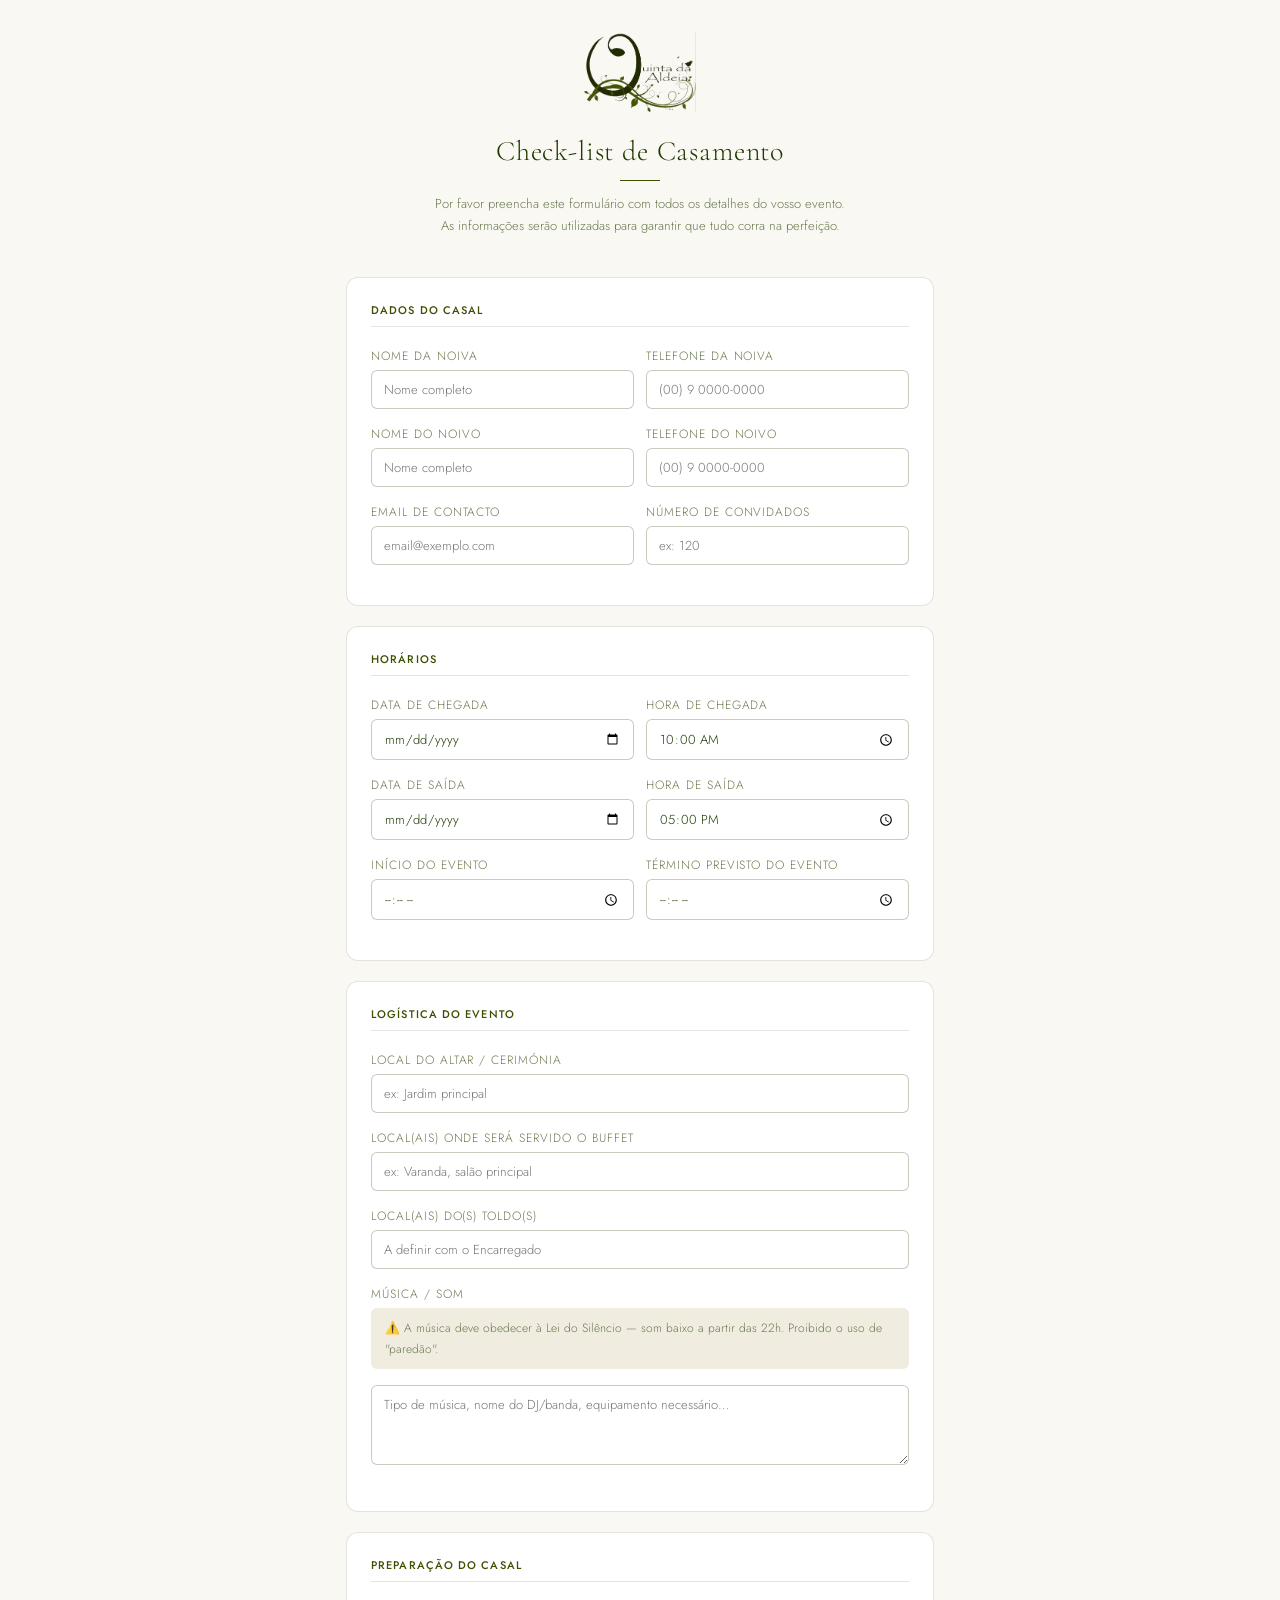
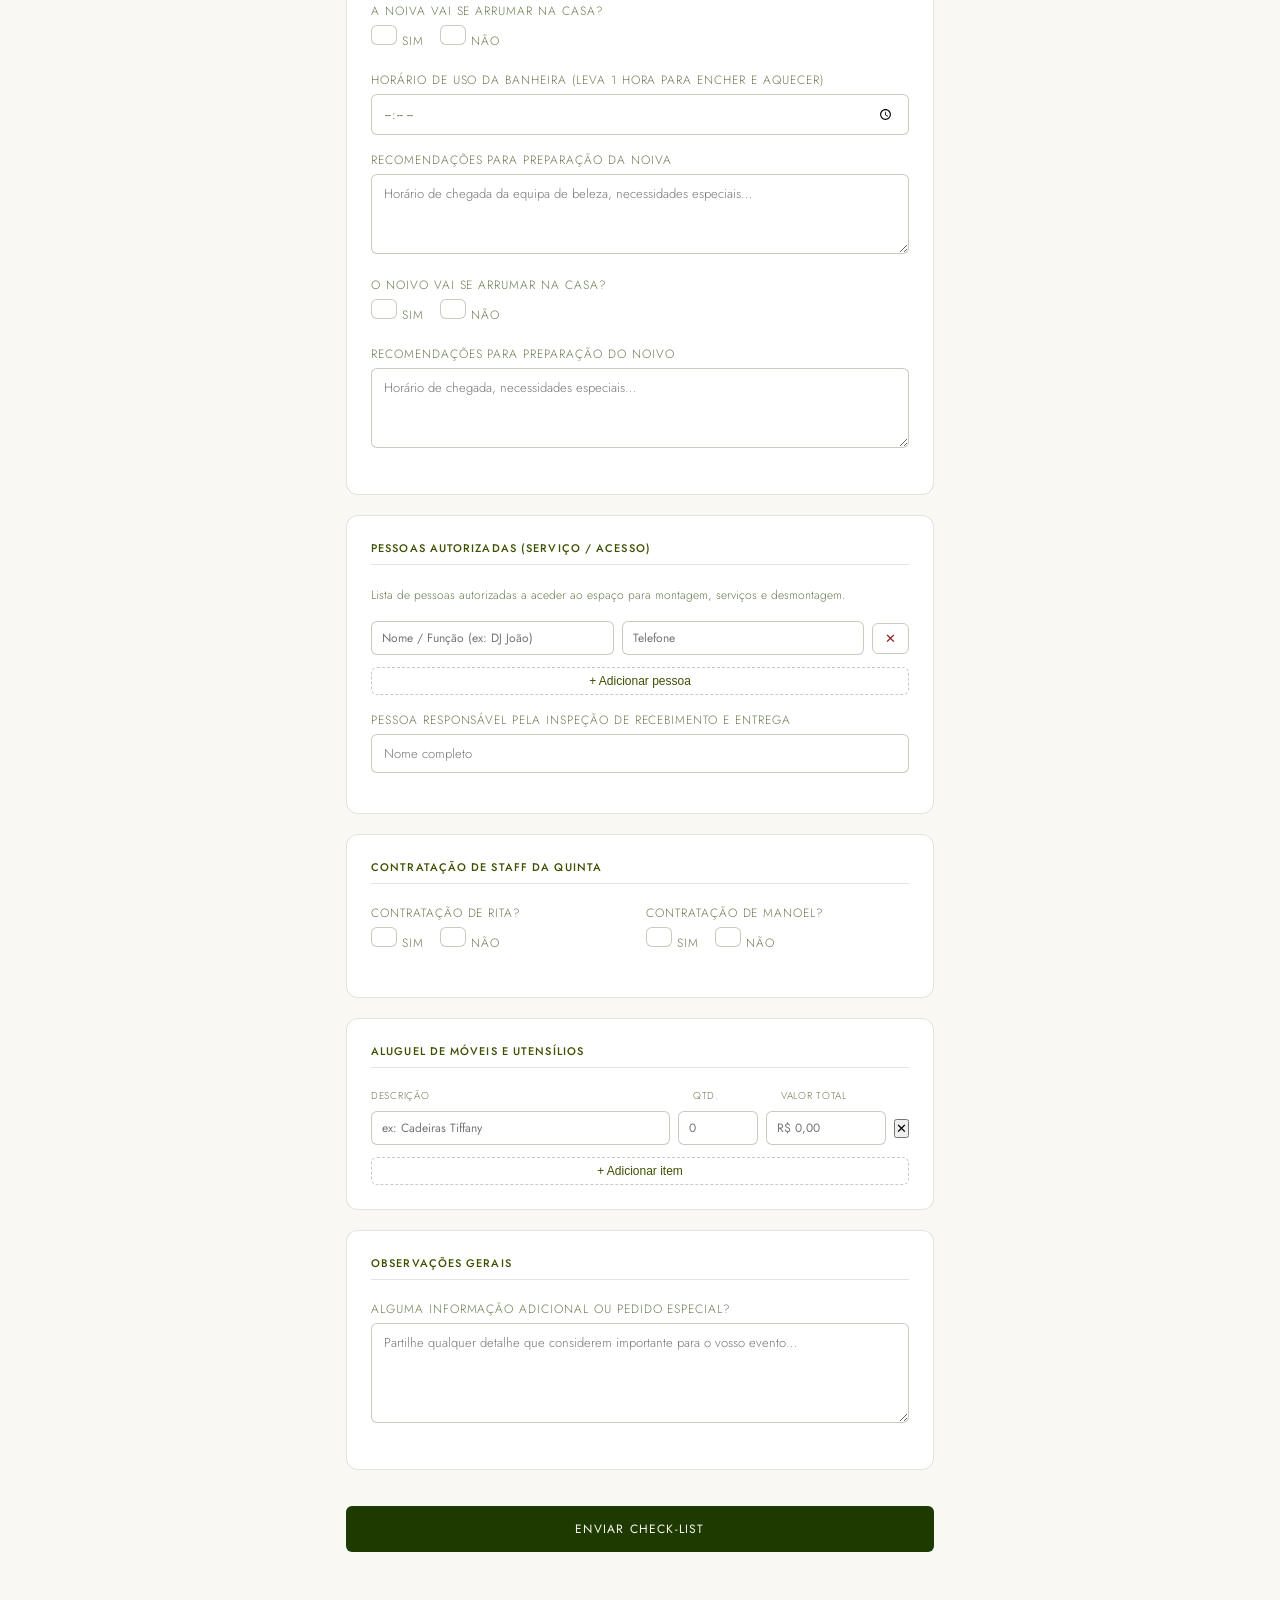
<file: wedding-form.html>
<!DOCTYPE html>
<html lang="pt">
<head>
  <meta charset="UTF-8"/>
  <meta name="viewport" content="width=device-width,initial-scale=1.0"/>
  <title>Quinta da Aldeia — Check-list de Casamento</title>
  <link rel="stylesheet" href="style.css"/>
  <style>
    body{background:var(--cream)}
    .wrap{max-width:620px;margin:0 auto;padding:2rem 1rem 5rem}
    .qheader{text-align:center;margin-bottom:2.5rem}
    .qheader img{height:80px;width:auto;margin-bottom:1rem}
    .qheader h1{font-family:'Cormorant Garamond',serif;font-size:28px;font-weight:300;color:var(--ink);letter-spacing:0.03em;margin-bottom:6px}
    .divider{width:40px;height:1px;background:var(--ink2);margin:12px auto}
    .qheader p{font-size:13px;color:var(--ink3);line-height:1.7}
    .section{background:#fff;border:1px solid var(--border);border-radius:var(--radius-lg);padding:1.5rem;margin-bottom:1.25rem}
    .section-title{font-size:11px;letter-spacing:0.1em;text-transform:uppercase;color:var(--ink2);margin-bottom:1.25rem;padding-bottom:8px;border-bottom:1px solid var(--border);font-weight:500}
    .fg{margin-bottom:1rem}
    .fg label{display:block;font-size:12px;color:var(--ink3);margin-bottom:5px}
    .fg input,.fg select,.fg textarea{width:100%;padding:9px 12px;border:1px solid var(--border2);border-radius:var(--radius);background:#fff;color:var(--ink);font-family:'Jost',sans-serif;font-size:13px;font-weight:300;-webkit-appearance:none}
    .fg input:focus,.fg select:focus,.fg textarea:focus{outline:none;border-color:var(--ink)}
    .fg textarea{resize:vertical;min-height:80px;line-height:1.6}
    .two-col{display:grid;grid-template-columns:1fr 1fr;gap:12px}
    @media(max-width:460px){.two-col{grid-template-columns:1fr}}
    .radio-row{display:flex;gap:16px;flex-wrap:wrap}
    .radio-opt{display:flex;align-items:center;gap:6px;font-size:13px;color:var(--ink2);cursor:pointer}
    .radio-opt input{width:15px;height:15px;accent-color:var(--ink);cursor:pointer}
    .person-row{display:grid;grid-template-columns:1fr 1fr auto;gap:8px;margin-bottom:8px;align-items:center}
    .person-row input{width:100%;padding:7px 10px;border:1px solid var(--border2);border-radius:var(--radius);background:#fff;color:var(--ink);font-family:'Jost',sans-serif;font-size:12px}
    .person-row button{padding:7px 12px;border-radius:var(--radius);border:1px solid var(--border2);background:transparent;color:var(--red);cursor:pointer;font-size:13px;flex-shrink:0}
    .rental-row{display:grid;grid-template-columns:1fr 80px 120px auto;gap:8px;margin-bottom:8px;align-items:center}
    .rental-row input{width:100%;padding:7px 10px;border:1px solid var(--border2);border-radius:var(--radius);background:#fff;color:var(--ink);font-family:'Jost',sans-serif;font-size:12px}
    .add-row-btn{font-size:12px;color:var(--ink2);background:transparent;border:1px dashed var(--border2);border-radius:var(--radius);padding:6px 12px;cursor:pointer;width:100%;margin-top:4px}
    .add-row-btn:hover{background:var(--cream2)}
    .submit-btn{width:100%;padding:14px;background:var(--ink);color:var(--cream);border:none;border-radius:var(--radius);font-family:'Jost',sans-serif;font-size:12px;letter-spacing:0.1em;text-transform:uppercase;cursor:pointer;margin-top:1rem}
    .submit-btn:hover{background:var(--ink2)}
    .err{font-size:11px;color:var(--red);margin-top:3px;display:none}
    .success{display:none;text-align:center;padding:3rem 1rem}
    .success-icon{font-size:40px;margin-bottom:16px}
    .success h2{font-family:'Cormorant Garamond',serif;font-size:26px;font-weight:300;color:var(--ink);margin-bottom:10px}
    .success p{font-size:13px;color:var(--ink3);line-height:1.7}
    .note-box{background:var(--cream2);border-radius:var(--radius);padding:10px 14px;font-size:12px;color:var(--ink3);line-height:1.7;margin-bottom:1rem}
  </style>
</head>
<body>
<div class="wrap">
  <div class="qheader">
    <img src="logo.png" alt="Quinta da Aldeia">
    <h1>Check-list de Casamento</h1>
    <div class="divider"></div>
    <p>Por favor preencha este formulário com todos os detalhes do vosso evento.<br>As informações serão utilizadas para garantir que tudo corra na perfeição.</p>
  </div>

  <div id="the-form">

    <!-- CASAL -->
    <div class="section">
      <div class="section-title">Dados do casal</div>
      <div class="two-col">
        <div class="fg"><label>Nome da noiva</label><input type="text" id="noiva-nome" placeholder="Nome completo"><div class="err" id="e-noiva">Campo obrigatório</div></div>
        <div class="fg"><label>Telefone da noiva</label><input type="tel" id="noiva-tel" placeholder="(00) 9 0000-0000"></div>
      </div>
      <div class="two-col">
        <div class="fg"><label>Nome do noivo</label><input type="text" id="noivo-nome" placeholder="Nome completo"><div class="err" id="e-noivo">Campo obrigatório</div></div>
        <div class="fg"><label>Telefone do noivo</label><input type="tel" id="noivo-tel" placeholder="(00) 9 0000-0000"></div>
      </div>
      <div class="two-col">
        <div class="fg"><label>Email de contacto</label><input type="email" id="email" placeholder="email@exemplo.com"><div class="err" id="e-email">Email inválido</div></div>
        <div class="fg"><label>Número de convidados</label><input type="number" id="num-pessoas" placeholder="ex: 120" min="1"></div>
      </div>
    </div>

    <!-- HORÁRIOS -->
    <div class="section">
      <div class="section-title">Horários</div>
      <div class="two-col">
        <div class="fg"><label>Data de chegada</label><input type="date" id="data-chegada"><div class="err" id="e-chegada">Campo obrigatório</div></div>
        <div class="fg"><label>Hora de chegada</label><input type="time" id="hora-chegada" value="10:00"></div>
      </div>
      <div class="two-col">
        <div class="fg"><label>Data de saída</label><input type="date" id="data-saida"></div>
        <div class="fg"><label>Hora de saída</label><input type="time" id="hora-saida" value="17:00"></div>
      </div>
      <div class="two-col">
        <div class="fg"><label>Início do evento</label><input type="time" id="hora-inicio"></div>
        <div class="fg"><label>Término previsto do evento</label><input type="time" id="hora-termino"></div>
      </div>
    </div>

    <!-- LOGÍSTICA -->
    <div class="section">
      <div class="section-title">Logística do evento</div>
      <div class="fg"><label>Local do altar / cerimónia</label><input type="text" id="local-altar" placeholder="ex: Jardim principal"></div>
      <div class="fg"><label>Local(ais) onde será servido o buffet</label><input type="text" id="local-buffet" placeholder="ex: Varanda, salão principal"></div>
      <div class="fg"><label>Local(ais) do(s) toldo(s)</label><input type="text" id="local-toldos" placeholder="A definir com o Encarregado"></div>
      <div class="fg">
        <label>Música / Som</label>
        <div class="note-box">⚠️ A música deve obedecer à Lei do Silêncio — som baixo a partir das 22h. Proibido o uso de "paredão".</div>
        <textarea id="musica-info" placeholder="Tipo de música, nome do DJ/banda, equipamento necessário…"></textarea>
      </div>
    </div>

    <!-- PREPARAÇÃO DO CASAL -->
    <div class="section">
      <div class="section-title">Preparação do casal</div>
      <div class="fg">
        <label>A noiva vai se arrumar na casa?</label>
        <div class="radio-row">
          <label class="radio-opt"><input type="radio" name="noiva-casa" value="sim"> Sim</label>
          <label class="radio-opt"><input type="radio" name="noiva-casa" value="nao" checked> Não</label>
        </div>
      </div>
      <div class="fg"><label>Horário de uso da banheira (leva 1 hora para encher e aquecer)</label><input type="time" id="hora-banheira"></div>
      <div class="fg"><label>Recomendações para preparação da noiva</label><textarea id="rec-noiva" placeholder="Horário de chegada da equipa de beleza, necessidades especiais…"></textarea></div>
      <div class="fg">
        <label>O noivo vai se arrumar na casa?</label>
        <div class="radio-row">
          <label class="radio-opt"><input type="radio" name="noivo-casa" value="sim"> Sim</label>
          <label class="radio-opt"><input type="radio" name="noivo-casa" value="nao" checked> Não</label>
        </div>
      </div>
      <div class="fg"><label>Recomendações para preparação do noivo</label><textarea id="rec-noivo" placeholder="Horário de chegada, necessidades especiais…"></textarea></div>
    </div>

    <!-- PESSOAS AUTORIZADAS -->
    <div class="section">
      <div class="section-title">Pessoas autorizadas (serviço / acesso)</div>
      <p style="font-size:12px;color:var(--ink3);margin-bottom:1rem;line-height:1.7">Lista de pessoas autorizadas a aceder ao espaço para montagem, serviços e desmontagem.</p>
      <div id="pessoas-autorizadas">
        <div class="person-row">
          <input type="text" placeholder="Nome / Função (ex: DJ João)">
          <input type="tel" placeholder="Telefone">
          <button onclick="removePessoa(this)">✕</button>
        </div>
      </div>
      <button class="add-row-btn" onclick="addPessoa()">+ Adicionar pessoa</button>
      <div class="fg" style="margin-top:1rem"><label>Pessoa responsável pela inspeção de recebimento e entrega</label><input type="text" id="pessoa-inspecao" placeholder="Nome completo"></div>
    </div>

    <!-- STAFF -->
    <div class="section">
      <div class="section-title">Contratação de staff da quinta</div>
      <div class="two-col">
        <div class="fg">
          <label>Contratação de Rita?</label>
          <div class="radio-row">
            <label class="radio-opt"><input type="radio" name="rita" value="sim"> Sim</label>
            <label class="radio-opt"><input type="radio" name="rita" value="nao" checked> Não</label>
          </div>
        </div>
        <div class="fg">
          <label>Contratação de Manoel?</label>
          <div class="radio-row">
            <label class="radio-opt"><input type="radio" name="manoel" value="sim"> Sim</label>
            <label class="radio-opt"><input type="radio" name="manoel" value="nao" checked> Não</label>
          </div>
        </div>
      </div>
    </div>

    <!-- ALUGUEL -->
    <div class="section">
      <div class="section-title">Aluguel de móveis e utensílios</div>
      <div style="display:grid;grid-template-columns:1fr 80px 120px auto;gap:8px;margin-bottom:8px">
        <span style="font-size:10px;letter-spacing:0.07em;text-transform:uppercase;color:var(--ink3)">Descrição</span>
        <span style="font-size:10px;letter-spacing:0.07em;text-transform:uppercase;color:var(--ink3)">Qtd.</span>
        <span style="font-size:10px;letter-spacing:0.07em;text-transform:uppercase;color:var(--ink3)">Valor total</span>
        <span></span>
      </div>
      <div id="rental-rows">
        <div class="rental-row">
          <input type="text" placeholder="ex: Cadeiras Tiffany">
          <input type="number" placeholder="0" min="0">
          <input type="text" placeholder="R$ 0,00">
          <button onclick="removeRental(this)">✕</button>
        </div>
      </div>
      <button class="add-row-btn" onclick="addRental()">+ Adicionar item</button>
    </div>

    <!-- OBSERVAÇÕES -->
    <div class="section">
      <div class="section-title">Observações gerais</div>
      <div class="fg"><label>Alguma informação adicional ou pedido especial?</label><textarea id="obs" placeholder="Partilhe qualquer detalhe que considerem importante para o vosso evento…" style="min-height:100px"></textarea></div>
    </div>

    <button class="submit-btn" onclick="submitForm()">Enviar check-list</button>
  </div>

  <div class="success" id="success">
    <div class="success-icon">✦</div>
    <h2>Check-list enviado com sucesso!</h2>
    <div class="divider"></div>
    <p>Obrigado por preencher o check-list. A equipa da Quinta da Aldeia irá rever as informações e entrar em contacto caso seja necessário esclarecer algum detalhe.<br><br>Estamos muito felizes em partilhar este dia especial convosco! 💍</p>
  </div>
</div>

<script>
function addPessoa(){
  const c=document.createElement('div');c.className='person-row';
  c.innerHTML='<input type="text" placeholder="Nome / Função"><input type="tel" placeholder="Telefone"><button onclick="removePessoa(this)">✕</button>';
  document.getElementById('pessoas-autorizadas').appendChild(c);
}
function removePessoa(btn){const rows=document.querySelectorAll('#pessoas-autorizadas .person-row');if(rows.length>1)btn.closest('.person-row').remove();}

function addRental(){
  const c=document.createElement('div');c.className='rental-row';
  c.innerHTML='<input type="text" placeholder="Descrição"><input type="number" placeholder="0" min="0"><input type="text" placeholder="R$ 0,00"><button onclick="removeRental(this)">✕</button>';
  document.getElementById('rental-rows').appendChild(c);
}
function removeRental(btn){const rows=document.querySelectorAll('#rental-rows .rental-row');if(rows.length>1)btn.closest('.rental-row').remove();}

function submitForm(){
  const noiva=document.getElementById('noiva-nome').value.trim();
  const noivo=document.getElementById('noivo-nome').value.trim();
  const email=document.getElementById('email').value.trim();
  const chegada=document.getElementById('data-chegada').value;

  document.getElementById('e-noiva').style.display=!noiva?'block':'none';
  document.getElementById('e-noivo').style.display=!noivo?'block':'none';
  document.getElementById('e-email').style.display=(!email||!email.includes('@'))?'block':'none';
  document.getElementById('e-chegada').style.display=!chegada?'block':'none';

  if(!noiva||!noivo||!email||!email.includes('@')||!chegada)return;

  document.getElementById('the-form').style.display='none';
  document.getElementById('success').style.display='block';
  window.scrollTo({top:0,behavior:'smooth'});
}
</script>
<script src="config.js"></script><script src="shared.js"></script>
</body>
</html>
</file>
<file: style.css>
@import url('https://fonts.googleapis.com/css2?family=Cormorant+Garamond:ital,wght@0,300;0,400;0,500;1,300;1,400&family=Jost:wght@300;400;500&display=swap');

*, *::before, *::after { box-sizing: border-box; margin: 0; padding: 0; }

:root {
  --cream:    #faf8f3;
  --cream2:   #f0ece0;
  --cream3:   #e4dece;
  --ink:      #1e3a00;
  --ink2:     #3c5000;
  --ink3:     #6b7a50;
  --gold:     #3c5000;
  --gold2:    #4a6200;
  --green:    #1e3a00;
  --green-bg: #eaf3de;
  --amber:    #7a4a0a;
  --amber-bg: #faeeda;
  --red:      #8a2020;
  --red-bg:   #fce8e8;
  --blue:     #1a4a7a;
  --blue-bg:  #e6f0fb;
  --pink-bg:  #fbeaf0;
  --border:   rgba(30,58,0,0.13);
  --border2:  rgba(30,58,0,0.25);
  --radius:   6px;
  --radius-lg:12px;
  --shadow:   0 2px 16px rgba(30,58,0,0.10);
  --nav-h:    58px;
  --bot-h:    64px;
}

body {
  font-family: 'Jost', sans-serif;
  background: var(--cream);
  color: var(--ink);
  min-height: 100vh;
  font-weight: 300;
  padding-bottom: var(--bot-h);
}

/* ── TOP NAV (desktop) ── */
.nav {
  background: var(--cream);
  border-bottom: 1px solid var(--border);
  padding: 0 2rem;
  display: flex;
  align-items: center;
  justify-content: space-between;
  height: var(--nav-h);
  position: sticky;
  top: 0;
  z-index: 50;
  box-shadow: 0 1px 8px rgba(30,58,0,0.07);
}
.nav-brand { display:flex; align-items:center; gap:10px; text-decoration:none; }
.nav-logo { height: 42px; width: auto; }
.nav-links { display:flex; gap:2px; }
.nav-link {
  font-size:11px; letter-spacing:0.07em; text-transform:uppercase;
  color: var(--ink3); text-decoration:none; padding:6px 14px;
  border-radius:var(--radius); transition:color 0.2s, background 0.2s;
}
.nav-link:hover { color:var(--ink); background:var(--cream2); }
.nav-link.active { color:var(--ink); font-weight:500; background:var(--cream2); }
@media(max-width:700px) { .nav-links { display:none; } .nav { padding:0 1rem; } }

/* ── BOTTOM NAV (mobile) ── */
.bottom-nav {
  display: none;
  position: fixed;
  bottom: 0; left: 0; right: 0;
  height: var(--bot-h);
  background: var(--cream);
  border-top: 1px solid var(--border);
  z-index: 100;
  box-shadow: 0 -2px 12px rgba(30,58,0,0.10);
}
.bottom-nav-inner {
  display: grid;
  grid-template-columns: repeat(6, 1fr);
  height: 100%;
}
.bot-link {
  display: flex; flex-direction: column;
  align-items: center; justify-content: center;
  gap: 3px; text-decoration: none;
  color: var(--ink3); font-size: 9px;
  letter-spacing: 0.04em; text-transform: uppercase;
  transition: color 0.15s;
  padding-bottom: 4px;
}
.bot-link svg { width:20px; height:20px; stroke:currentColor; fill:none; stroke-width:1.5; }
.bot-link.active { color: var(--ink); }
.bot-link.active svg { stroke: var(--ink); }
@media(max-width:700px) { .bottom-nav { display:block; } body { padding-bottom: calc(var(--bot-h) + 8px); } }

/* ── FAB ── */
.fab {
  display: none;
  position: fixed;
  bottom: calc(var(--bot-h) + 14px);
  right: 18px;
  width: 52px; height: 52px;
  border-radius: 50%;
  background: var(--ink);
  color: var(--cream);
  border: none; cursor: pointer;
  font-size: 26px; line-height: 1;
  box-shadow: 0 4px 16px rgba(30,58,0,0.35);
  z-index: 99;
  align-items: center; justify-content: center;
}
@media(max-width:700px) { .fab { display:flex; } }

/* ── PAGE ── */
.page { max-width:1100px; margin:0 auto; padding:2rem; }
@media(max-width:600px) { .page { padding:1rem; } }

.page-header { margin-bottom:1.75rem; padding-bottom:1.25rem; border-bottom:1px solid var(--border); display:flex; align-items:flex-start; justify-content:space-between; flex-wrap:wrap; gap:1rem; }
.page-header h1 { font-family:'Cormorant Garamond',serif; font-size:26px; font-weight:400; color:var(--ink); letter-spacing:0.02em; }
.page-header p { font-size:12px; color:var(--ink3); margin-top:3px; }
.page-header-left h1 { font-family:'Cormorant Garamond',serif; font-size:26px; font-weight:400; color:var(--ink); }
.page-header-left p { font-size:12px; color:var(--ink3); margin-top:3px; }

/* ── CARDS ── */
.card { background:#fff; border:1px solid var(--border); border-radius:var(--radius-lg); padding:1.25rem 1.5rem; }
.card+.card { margin-top:1rem; }

/* ── METRICS ── */
.metrics { display:grid; grid-template-columns:repeat(auto-fit,minmax(130px,1fr)); gap:10px; margin-bottom:1.75rem; }
.metric { background:var(--cream2); border-radius:var(--radius); padding:0.9rem 1rem; border:1px solid var(--border); }
.metric-label { font-size:10px; letter-spacing:0.08em; text-transform:uppercase; color:var(--ink3); margin-bottom:5px; }
.metric-val { font-family:'Cormorant Garamond',serif; font-size:26px; font-weight:400; color:var(--ink); }
.metric-sub { font-size:11px; color:var(--ink3); margin-top:2px; }

/* ── BUTTONS ── */
.btn {
  font-family:'Jost',sans-serif; font-size:12px; font-weight:400;
  letter-spacing:0.06em; text-transform:uppercase;
  padding:8px 18px; border-radius:var(--radius);
  border:1px solid var(--border2); background:transparent;
  color:var(--ink); cursor:pointer; transition:all 0.15s;
  text-decoration:none; display:inline-block;
}
.btn:hover { background:var(--cream2); }
.btn-dark { background:var(--ink); color:var(--cream); border-color:var(--ink); }
.btn-dark:hover { background:var(--ink2); }
.btn-gold { background:var(--gold); color:#fff; border-color:var(--gold); }
.btn-gold:hover { background:var(--gold2); }
.btn-sm { padding:5px 12px; font-size:11px; }
.btn-danger { color:var(--red); border-color:var(--red); }
.btn-danger:hover { background:var(--red-bg); }
.btn-full { width:100%; text-align:center; }

/* ── FORMS ── */
.fg { margin-bottom:1rem; }
.fg label { display:block; font-size:10px; letter-spacing:0.08em; text-transform:uppercase; color:var(--ink3); margin-bottom:5px; }
.fg input,.fg select,.fg textarea {
  width:100%; padding:9px 12px;
  border:1px solid var(--border2); border-radius:var(--radius);
  background:#fff; color:var(--ink);
  font-family:'Jost',sans-serif; font-size:13px; font-weight:300;
  transition:border-color 0.15s; -webkit-appearance:none;
}
.fg input:focus,.fg select:focus,.fg textarea:focus { outline:none; border-color:var(--ink); }
.fg textarea { resize:vertical; min-height:90px; line-height:1.6; }
.two-col { display:grid; grid-template-columns:1fr 1fr; gap:12px; }
@media(max-width:460px) { .two-col { grid-template-columns:1fr; } }

/* ── TABLES → cards on mobile ── */
.tbl-wrap { overflow-x:auto; }
table { width:100%; border-collapse:collapse; font-size:13px; min-width:540px; }
th { text-align:left; font-size:10px; letter-spacing:0.08em; text-transform:uppercase; color:var(--ink3); padding:8px 12px; border-bottom:1px solid var(--border); font-weight:400; }
td { padding:11px 12px; border-bottom:1px solid var(--border); color:var(--ink); vertical-align:middle; }
tr:last-child td { border-bottom:none; }
tbody tr:hover td { background:var(--cream2); }

/* Mobile card rows */
@media(max-width:640px) {
  .tbl-wrap { overflow-x:visible; }
  table, thead, tbody, th, td, tr { display:block; }
  thead { display:none; }
  tr { background:#fff; border:1px solid var(--border); border-radius:var(--radius-lg); margin-bottom:10px; padding:12px; }
  tr:hover { background:#fff; }
  td { border:none; padding:4px 0; font-size:13px; display:flex; justify-content:space-between; align-items:center; }
  td::before { content:attr(data-label); font-size:10px; letter-spacing:0.07em; text-transform:uppercase; color:var(--ink3); flex-shrink:0; margin-right:8px; }
  td:last-child { padding-top:10px; margin-top:6px; border-top:1px solid var(--border); justify-content:flex-end; }
  table { min-width:unset; }
}

/* ── BADGES ── */
.badge { font-size:10px; letter-spacing:0.05em; text-transform:uppercase; padding:3px 9px; border-radius:20px; font-weight:400; white-space:nowrap; }
.badge-green  { background:var(--green-bg); color:var(--green); }
.badge-amber  { background:var(--amber-bg); color:var(--amber); }
.badge-red    { background:var(--red-bg);   color:var(--red); }
.badge-gray   { background:var(--cream2);   color:var(--ink3); }
.badge-blue   { background:var(--blue-bg);  color:var(--blue); }

/* ── MODAL (desktop centred, mobile bottom sheet) ── */
.modal-overlay {
  display:none; position:fixed; inset:0;
  background:rgba(30,58,0,0.45); z-index:200;
  align-items:center; justify-content:center;
}
.modal-overlay.open { display:flex; }
.modal {
  background:var(--cream); border-radius:var(--radius-lg);
  border:1px solid var(--border2); padding:1.75rem;
  width:440px; max-width:95vw; max-height:88vh; overflow-y:auto;
  box-shadow:var(--shadow);
}
.modal h2 { font-family:'Cormorant Garamond',serif; font-size:20px; font-weight:400; margin-bottom:1.25rem; color:var(--ink); }
.modal-actions { display:flex; gap:8px; justify-content:flex-end; margin-top:1.25rem; }

@media(max-width:600px) {
  .modal-overlay { align-items:flex-end; }
  .modal {
    width:100%; max-width:100%; border-radius:var(--radius-lg) var(--radius-lg) 0 0;
    padding:1.5rem 1.25rem 2rem; max-height:92vh;
  }
}

/* ── PROGRESS ── */
.progress-wrap { height:6px; background:var(--cream3); border-radius:3px; overflow:hidden; }
.progress-fill { height:6px; border-radius:3px; background:var(--green); transition:width 0.3s; }

/* ── UTILS ── */
.empty { font-size:13px; color:var(--ink3); text-align:center; padding:2rem; }
.section-label { font-size:10px; letter-spacing:0.1em; text-transform:uppercase; color:var(--ink3); margin-bottom:0.75rem; padding-bottom:6px; border-bottom:1px solid var(--border); }
.layout-two { display:grid; grid-template-columns:1fr 320px; gap:2rem; }
@media(max-width:800px) { .layout-two { grid-template-columns:1fr; } }

/* ── TABS ── */
.tabs { display:flex; gap:0; margin-bottom:1.5rem; border-bottom:1px solid var(--border); overflow-x:auto; }
.tab { font-size:11px; letter-spacing:0.07em; text-transform:uppercase; padding:8px 16px; border:none; background:transparent; color:var(--ink3); cursor:pointer; border-bottom:2px solid transparent; margin-bottom:-1px; white-space:nowrap; }
.tab:hover { color:var(--ink); }
.tab.active { color:var(--ink); border-bottom-color:var(--ink); font-weight:500; }
.panel { display:none; } .panel.active { display:block; }
</file>
